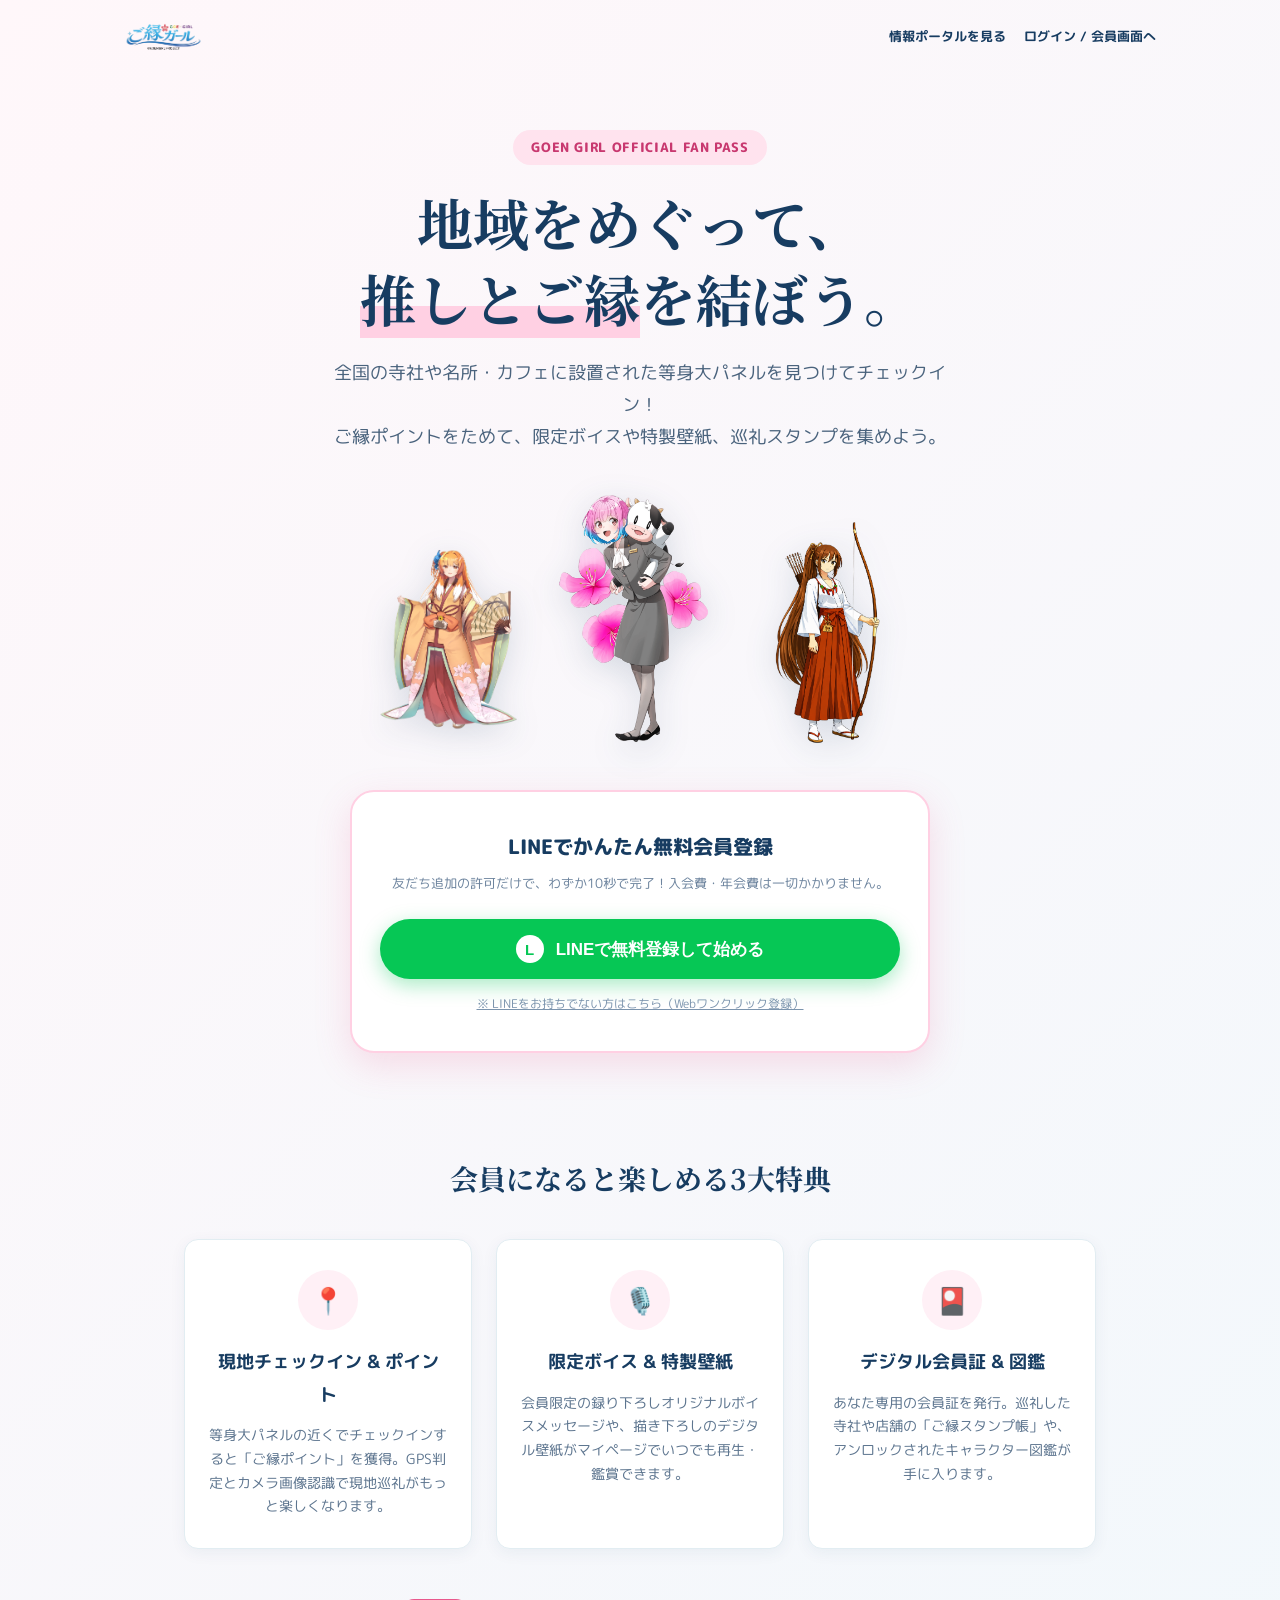
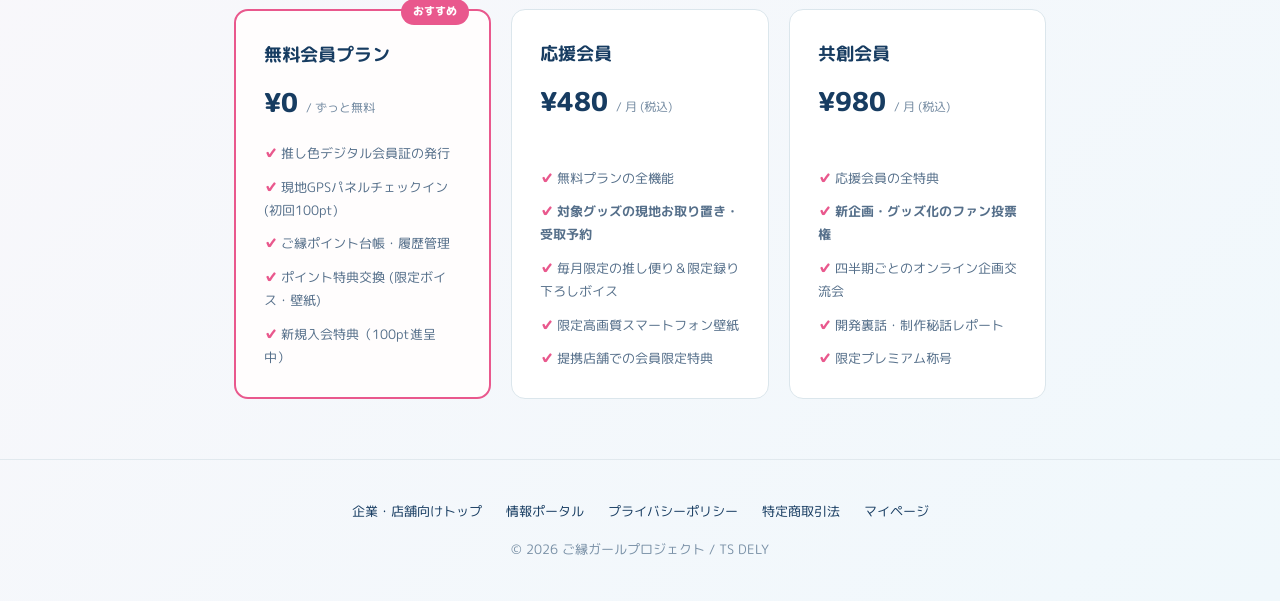
<file: join/index.html>
<!doctype html>
<html lang="ja">
<head>
  <meta charset="utf-8">
  <meta name="viewport" content="width=device-width, initial-scale=1">
  <title>ご縁ガール公式ファン会員登録 — 無料で推し活・現地巡礼を始めよう</title>
  <meta name="description" content="ご縁ガール公式ファンクラブの無料会員登録ページ。LINE友だち追加だけで即時登録！等身大パネルチェックインや限定ボイス・壁紙などの会員特典が満載。">
  <link rel="preconnect" href="https://fonts.googleapis.com">
  <link rel="preconnect" href="https://fonts.gstatic.com" crossorigin>
  <link href="https://fonts.googleapis.com/css2?family=M+PLUS+Rounded+1c:wght@400;500;700;800&family=Noto+Serif+JP:wght@600;700&display=swap" rel="stylesheet">
  <link rel="stylesheet" href="join.css">
  <link rel="icon" href="data:image/svg+xml,%3Csvg xmlns='http://www.w3.org/2000/svg' viewBox='0 0 64 64'%3E%3Ctext y='.9em' font-size='54'%3E%E6%A1%9C%3C/text%3E%3C/svg%3E">
</head>
<body>

  <!-- Header -->
  <header class="join-header">
    <a href="../lp/" class="join-logo" style="display: flex; align-items: center;">
      <img src="../assets/goen-girl-logo.png" alt="ご縁ガール" style="height: 42px; object-fit: contain;">
    </a>
    <div>
      <a href="../portal/" class="join-header-link" style="margin-right: 14px;">情報ポータルを見る</a>
      <a href="../member/" class="join-header-link">ログイン / 会員画面へ</a>
    </div>
  </header>

  <!-- Hero Section -->
  <section class="join-hero">
    <span class="join-eyebrow">GOEN GIRL OFFICIAL FAN PASS</span>
    <h1 class="join-hero-title">地域をめぐって、<br><mark>推しとご縁</mark>を結ぼう。</h1>
    <p class="join-hero-lead">
      全国の寺社や名所・カフェに設置された等身大パネルを見つけてチェックイン！<br>
      ご縁ポイントをためて、限定ボイスや特製壁紙、巡礼スタンプを集めよう。
    </p>

    <!-- Character Banner -->
    <div class="join-characters-banner">
      <img src="../assets/nasuno-tsutsuji.png" alt="那須乃つつじ" class="banner-char" style="max-height: 220px;">
      <img src="../assets/karino-milk.png" alt="狩野くるみ" class="banner-char" style="max-height: 260px;">
      <img src="../assets/otawara-chika.png" alt="大俵ちか" class="banner-char" style="max-height: 230px;">
    </div>

    <!-- CTA Box -->
    <div class="join-cta-box">
      <h2 class="join-cta-title">LINEでかんたん無料会員登録</h2>
      <p class="join-cta-desc">友だち追加の許可だけで、わずか10秒で完了！入会費・年会費は一切かかりません。</p>
      
      <button class="btn-line-register" id="btn-line-register">
        <span class="line-icon-badge">L</span>
        <span>LINEで無料登録して始める</span>
      </button>

      <span class="join-sub-link" id="btn-quick-register">※ LINEをお持ちでない方はこちら（Webワンクリック登録）</span>
    </div>
  </section>

  <!-- 3 Big Benefits -->
  <section class="join-benefits">
    <h2 class="benefits-title">会員になると楽しめる3大特典</h2>
    <div class="benefits-grid">
      <div class="benefit-card">
        <div class="benefit-icon">📍</div>
        <h3>現地チェックイン &amp; ポイント</h3>
        <p>等身大パネルの近くでチェックインすると「ご縁ポイント」を獲得。GPS判定とカメラ画像認識で現地巡礼がもっと楽しくなります。</p>
      </div>
      <div class="benefit-card">
        <div class="benefit-icon">🎙️</div>
        <h3>限定ボイス &amp; 特製壁紙</h3>
        <p>会員限定の録り下ろしオリジナルボイスメッセージや、描き下ろしのデジタル壁紙がマイページでいつでも再生・鑑賞できます。</p>
      </div>
      <div class="benefit-card">
        <div class="benefit-icon">🎴</div>
        <h3>デジタル会員証 &amp; 図鑑</h3>
        <p>あなた専用の会員証を発行。巡礼した寺社や店舗の「ご縁スタンプ帳」や、アンロックされたキャラクター図鑑が手に入ります。</p>
      </div>
    </div>
  </section>

  <!-- Plans -->
  <section class="join-plans">
    <div class="plans-grid">
      <div class="plan-item highlight">
        <span class="plan-badge">おすすめ</span>
        <h4>無料会員プラン</h4>
        <div class="plan-price">¥0 <small>/ ずっと無料</small></div>
        <ul class="plan-features">
          <li>推し色デジタル会員証の発行</li>
          <li>現地GPSパネルチェックイン (初回100pt)</li>
          <li>ご縁ポイント台帳・履歴管理</li>
          <li>ポイント特典交換 (限定ボイス・壁紙)</li>
          <li>新規入会特典（100pt進呈中）</li>
        </ul>
      </div>
      <div class="plan-item">
        <h4>応援会員</h4>
        <div class="plan-price">¥480 <small>/ 月 (税込)</small></div>
        <ul class="plan-features">
          <li>無料プランの全機能</li>
          <li><strong>対象グッズの現地お取り置き・受取予約</strong></li>
          <li>毎月限定の推し便り＆限定録り下ろしボイス</li>
          <li>限定高画質スマートフォン壁紙</li>
          <li>提携店舗での会員限定特典</li>
        </ul>
      </div>
      <div class="plan-item">
        <h4>共創会員</h4>
        <div class="plan-price">¥980 <small>/ 月 (税込)</small></div>
        <ul class="plan-features">
          <li>応援会員の全特典</li>
          <li><strong>新企画・グッズ化のファン投票権</strong></li>
          <li>四半期ごとのオンライン企画交流会</li>
          <li>開発裏話・制作秘話レポート</li>
          <li>限定プレミアム称号</li>
        </ul>
      </div>
    </div>
  </section>

  <!-- Footer -->
  <footer class="join-footer">
    <p>
      <a href="../lp/">企業・店舗向けトップ</a>
      <a href="../portal/">情報ポータル</a>
      <a href="../privacy.html">プライバシーポリシー</a>
      <a href="../tokusho.html">特定商取引法</a>
      <a href="../member/">マイページ</a>
    </p>
    <p style="margin-top: 14px;">© 2026 ご縁ガールプロジェクト / TS DELY</p>
  </footer>

  <script src="join.js"></script>
</body>
</html>
</file>
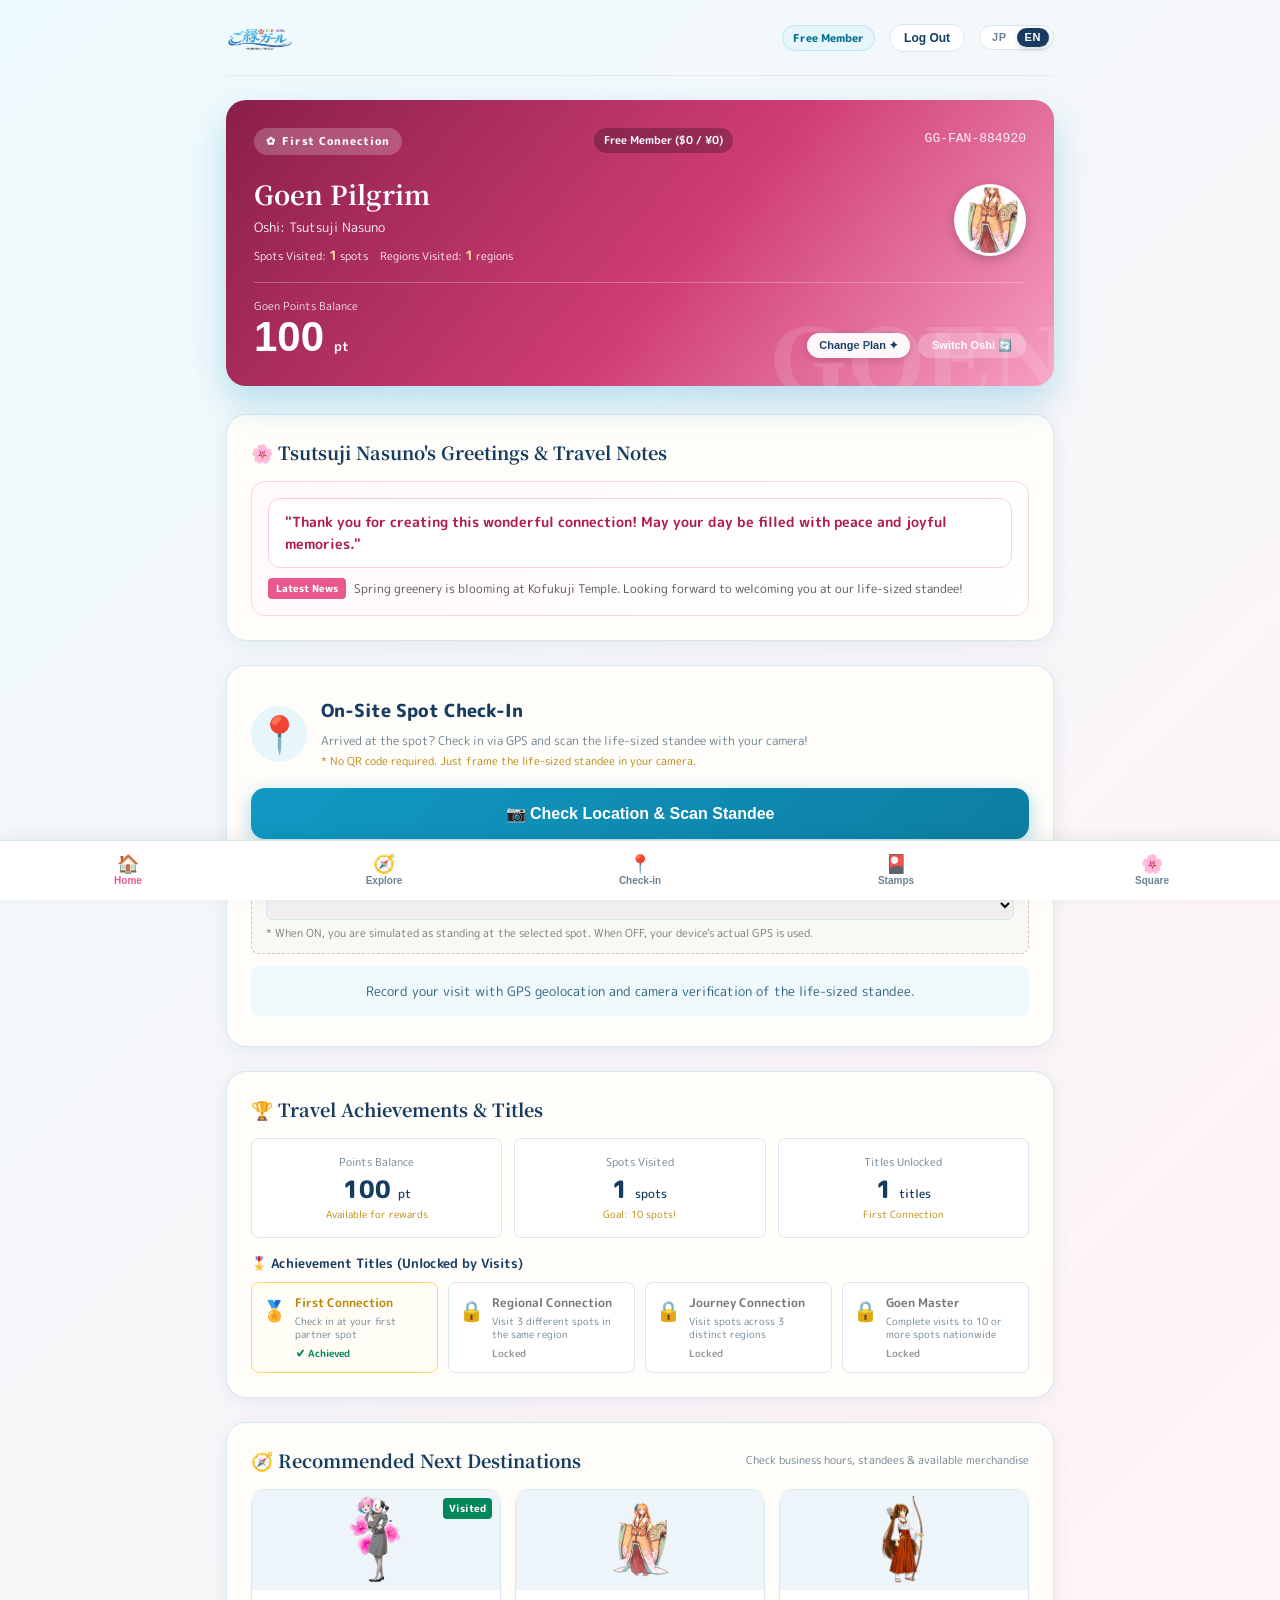
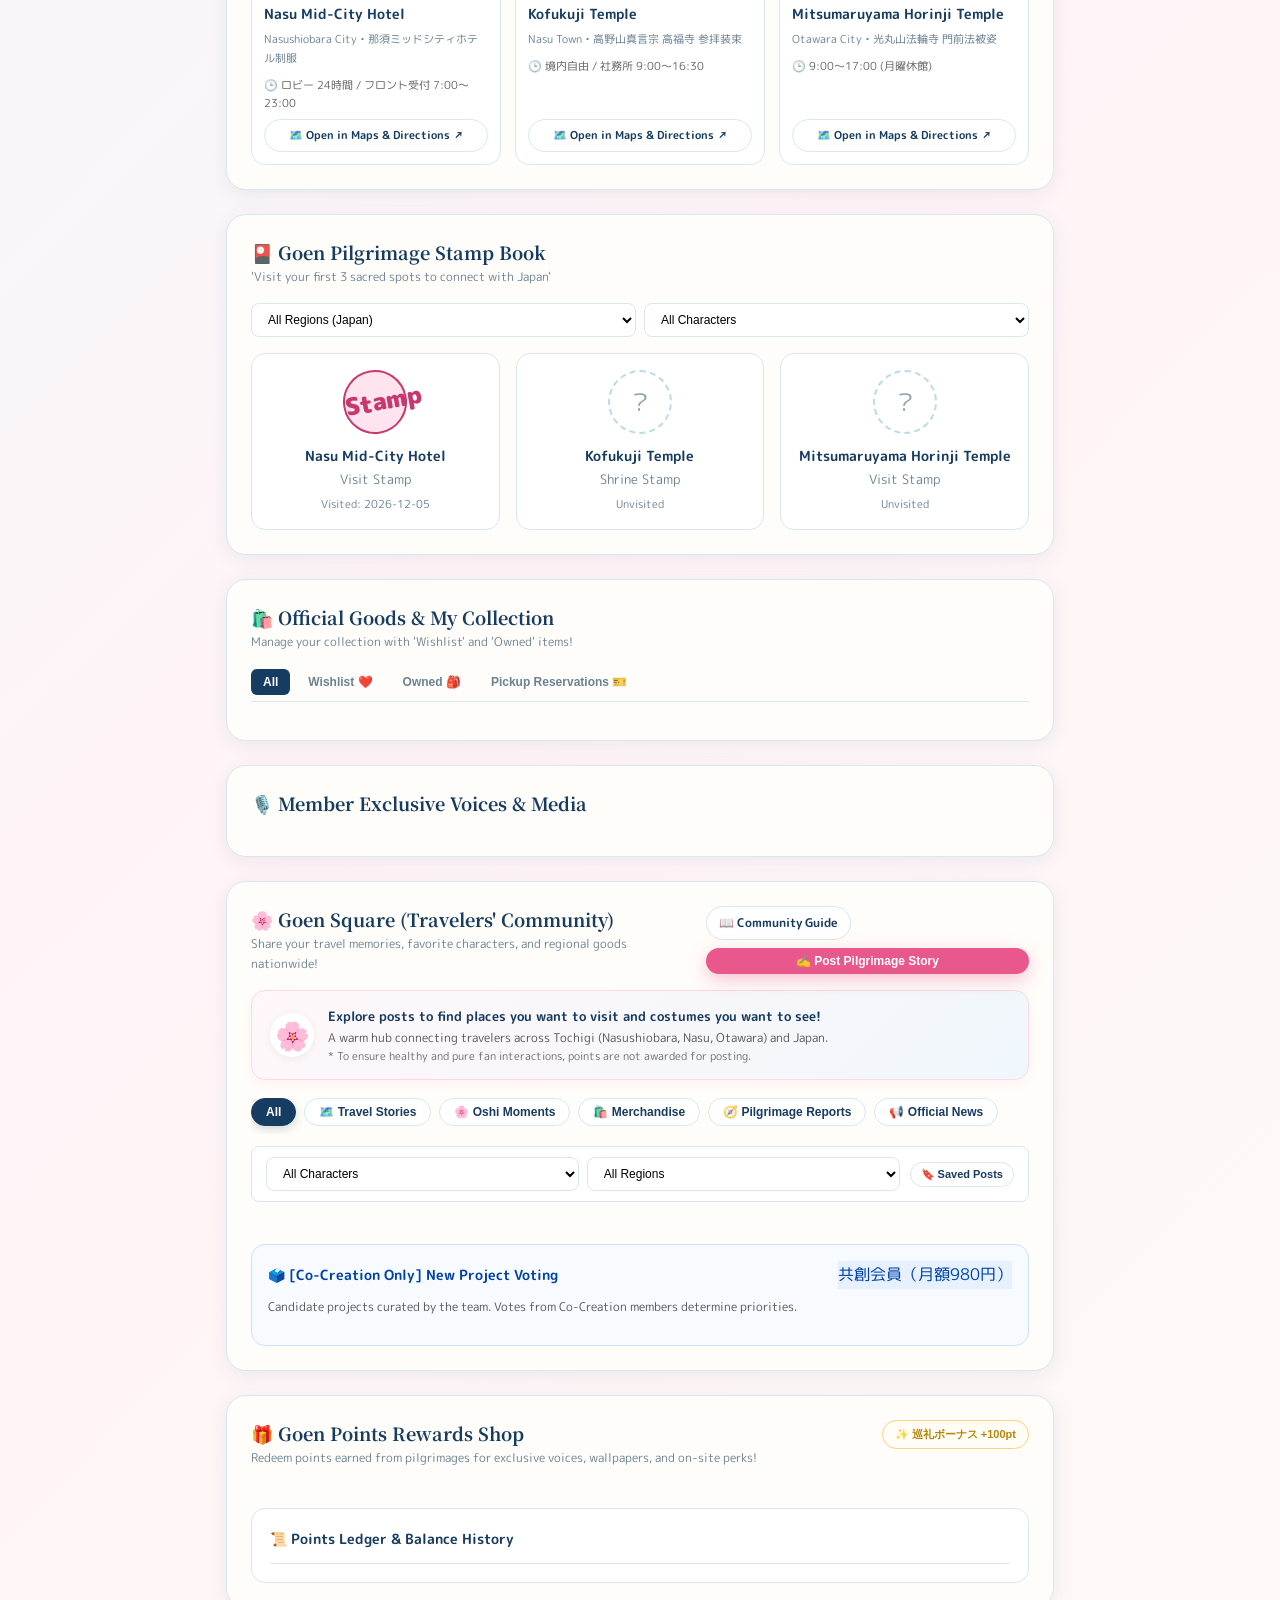
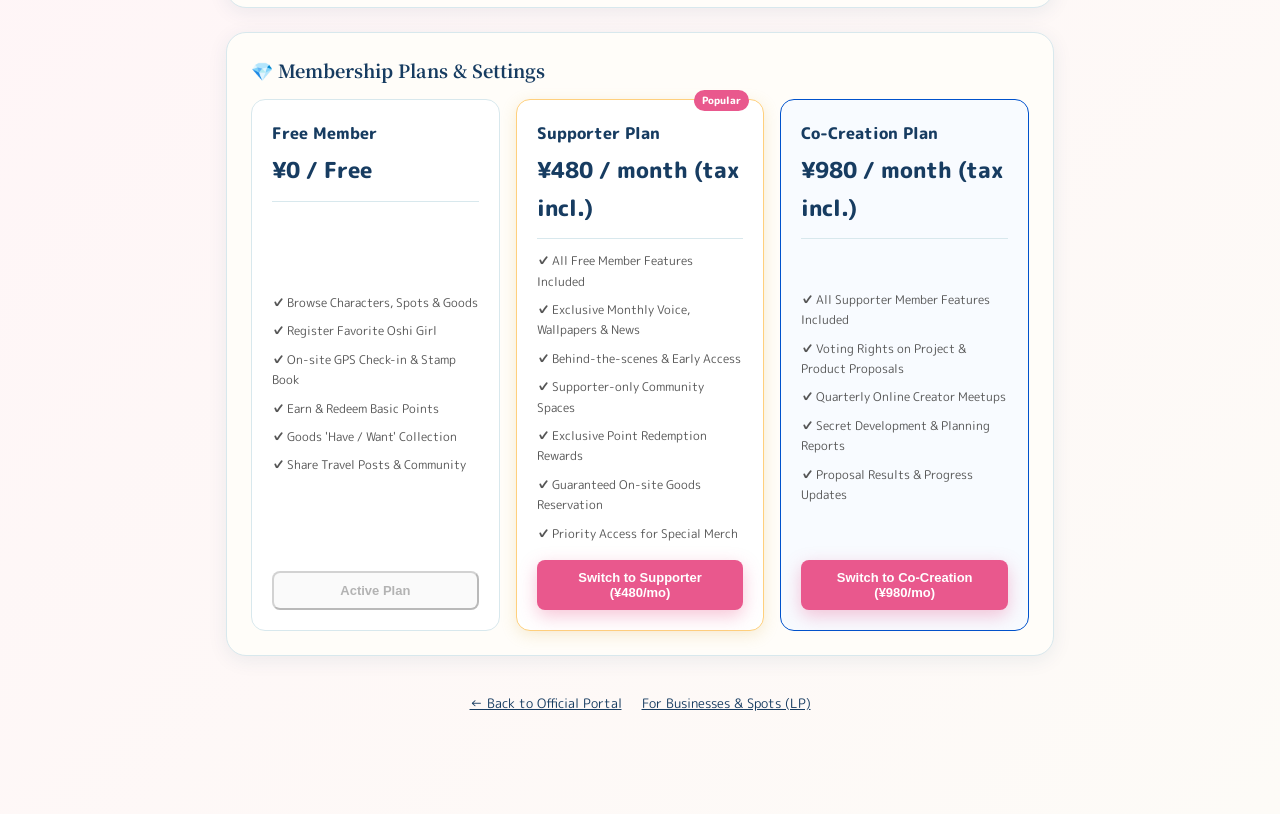
<file: member/index.html>
<!doctype html>
<html lang="ja">
<head>
  <meta charset="UTF-8">
  <meta name="viewport" content="width=device-width, initial-scale=1.0, maximum-scale=1.0, user-scalable=no">
  <title>ご縁ガール 会員ダッシュボード — 公式マイページ</title>
  <meta name="description" content="ご縁ガール公式ファン会員マイページ。推しの近況、現地チェックイン、ご縁ポイント、スタンプ帳、コレクション、旅の交流を楽しめるダッシュボードです。">
  <link rel="preconnect" href="https://fonts.googleapis.com">
  <link rel="preconnect" href="https://fonts.gstatic.com" crossorigin>
  <link href="https://fonts.googleapis.com/css2?family=M+PLUS+Rounded+1c:wght@400;500;700;800&family=Noto+Serif+JP:wght@600;700&display=swap" rel="stylesheet">
  <link rel="stylesheet" href="member.css">
  <link rel="icon" href="data:image/svg+xml,%3Csvg xmlns='http://www.w3.org/2000/svg' viewBox='0 0 64 64'%3E%3Ctext y='.9em' font-size='54'%3E%E6%A1%9C%3C/text%3E%3C/svg%3E">
</head>
<body>
  <main class="wrap" id="main-container">
    <!-- Header -->
    <header>
      <a href="../portal/" class="brand" style="display: flex; align-items: center;">
        <img src="../assets/goen-girl-logo.png" alt="ご縁ガール" style="height: 36px; max-width: 130px; object-fit: contain;">
      </a>
      <nav class="header-nav">
        <a class="header-link" href="#section-plans" id="nav-link-plan"><span class="plan-pill" id="header-plan-badge">無料会員</span></a>
        <button class="btn-header-action" id="btn-toggle-login" data-i18n="logoutBtn">ログアウト</button>
        <!-- Language Switcher -->
        <div class="member-lang-switcher" id="member-lang-switcher" aria-label="Language Switcher">
          <button type="button" class="member-lang-btn active" data-lang="ja">JP</button>
          <button type="button" class="member-lang-btn" data-lang="en">EN</button>
        </div>
      </nav>
    </header>

    <!-- Digital Member Card (デジタル会員証) -->
    <section class="member-pass theme-tsutsuji" id="member-pass-card">
      <div class="pass-top-row">
        <div class="pass-badge">
          <span>✿</span> <span id="pass-title-badge">初めてのご縁</span>
        </div>
        <div class="pass-plan-tag" id="pass-plan-tag">無料会員（0円）</div>
        <div class="pass-id" id="pass-id">GG-FAN-884920</div>
      </div>

      <div class="pass-middle-row">
        <div class="pass-user-info">
          <h2 id="pass-nickname">ご縁巡礼者 様</h2>
          <div class="pass-user-oshi" id="pass-oshi-name">推し: 那須乃つつじ</div>
          <div class="pass-stats-row">
            <span class="pass-stat-item"><span data-i18n="passSpotsLabel">巡礼施設</span>: <b id="pass-visit-count">1</b> <span data-i18n="passSpotsUnit">施設</span></span>
            <span class="pass-stat-item"><span data-i18n="passRegionsLabel">訪問地域</span>: <b id="pass-region-count">1</b> <span data-i18n="passRegionsUnit">地域</span></span>
          </div>
        </div>
        <img src="../assets/nasuno-tsutsuji.png" alt="推しガール" class="pass-character-thumb" id="pass-avatar">
      </div>

      <div class="pass-bottom-row">
        <div class="pass-points">
          <span style="font-size: 11px; opacity: 0.85; display: block;" data-i18n="passHoldingPoints">保有ご縁ポイント</span>
          <b id="pass-points">100</b> <span style="font-size: 13px; font-weight: 700;">pt</span>
        </div>
        <div style="display: flex; gap: 8px;">
          <button class="pass-btn-sub" id="btn-open-plans" data-i18n="passChangePlanBtn">プラン変更 ✦</button>
          <button class="pass-change-oshi-btn" id="btn-change-oshi" data-i18n="passChangeOshiBtn">推し変更 🔄</button>
        </div>
      </div>
    </section>

    <!-- 1. 推しの近況・次の楽しみ -->
    <section class="dashboard-section" id="section-oshi-news">
      <div class="section-head">
        <h3 class="section-title">🌸 <span id="oshi-headline-name">那須乃つつじ</span><span data-i18n="oshiNewsHead"> の近況と旅のお便り</span></h3>
      </div>
      <div class="oshi-card" id="oshi-news-box">
        <div class="oshi-speech-bubble" id="oshi-message-text">
          「いらっしゃいませ！今日もご縁を結んでくださり感謝いたしますわ。まずは気になる3か所のスポットを巡ってみませんか？」
        </div>
        <div class="oshi-sub-info" id="oshi-sub-info">
          <span class="oshi-tag" data-i18n="oshiLatestTag">最新情報</span> <span data-i18n="oshiDefaultNews">高野山真言宗 高福寺の新緑が美しい季節です。店頭の等身大パネルで皆様をお待ちしております！</span>
        </div>
      </div>
    </section>

    <!-- 2. 現地チェックインボタン -->
    <section class="dashboard-section" id="section-checkin-action">
      <div class="checkin-hero-card">
        <div class="checkin-hero-content">
          <div class="checkin-icon">📍</div>
          <div>
            <h3 style="font-size: 18px; margin-bottom: 4px; font-weight: 800;" data-i18n="checkinTitle">現地チェックイン</h3>
            <p style="font-size: 12px; color: var(--text-muted); margin: 0;" data-i18n="checkinDesc">
              提携施設に到着したらGPSとカメラで等身大パネルを読み取ろう！<br>
              <span style="color: #b8860b; font-size: 11px;">※ QRコードは不要です。等身大パネルにスマホカメラを向けます。</span>
            </p>
          </div>
        </div>
        <button id="btn-start-checkin" class="btn-checkin-main" data-i18n="checkinBtn">
          <span>📷</span> 現在地を確認してパネルを読み取る
        </button>

        <!-- 開発・テスト用 シミュレーションバー -->
        <div class="checkin-test-bar">
          <div style="display: flex; justify-content: space-between; align-items: center; margin-bottom: 6px;">
            <span style="font-size: 12px; font-weight: 700; color: #555;" data-i18n="checkinTestModeTitle">【テスト・検証用GPSモード】</span>
            <label style="font-size: 12px; cursor: pointer; display: flex; align-items: center; gap: 4px;">
              <input type="checkbox" id="chk-simulate-location" checked> <span data-i18n="checkinTestStayOn">現地滞在モードON</span>
            </label>
          </div>
          <select id="demo-spot-select" class="form-select-sm">
            <!-- 動的生成 -->
          </select>
          <div style="font-size: 11px; color: #777; margin-top: 4px;" data-i18n="checkinTestDesc">
            ※ チェックON時は選択スポットに滞在しているものとして判定します。OFFにすると実際の端末GPSで半径判定します。
          </div>
        </div>

        <div id="checkin-status" class="notice" style="margin-top: 12px;" data-i18n="checkinStatusInit">
          GPS現在地とカメラでの等身大パネル照合で、現地の訪問を記録します。
        </div>

        <!-- Camera Box -->
        <div id="camera-box" class="camera-box" style="display: none; margin-top: 14px;">
          <div style="position: relative; overflow: hidden; border-radius: 12px; background: #111;">
            <video id="video-preview" autoplay muted playsinline style="width: 100%; max-height: 340px; object-fit: cover; display: block;"></video>
            <div class="camera-overlay-target">
              <div class="scan-laser"></div>
              <div class="camera-frame-box">
                <span style="color: #fff; font-size: 11px; background: rgba(0,0,0,0.6); padding: 2px 8px; border-radius: 4px;" data-i18n="cameraFrameGuide">枠内に等身大パネルを合わせてください</span>
              </div>
            </div>
          </div>

          <div style="margin-top: 10px; display: flex; align-items: center; justify-content: space-between; gap: 8px;">
            <div id="target-spot-badge" style="font-size: 12px; background: #eee; padding: 6px 12px; border-radius: 20px; color: #333;">
              <span data-i18n="cameraTargetLabel">🎯 照合対象: </span><strong id="target-char-label">那須乃つつじ</strong>
            </div>
            <button id="btn-sample-feed" class="btn-secondary" style="font-size: 11px; padding: 6px 10px;" data-i18n="cameraSampleFeedBtn">
              🖼️ パネル画像を表示
            </button>
          </div>

          <div class="camera-controls" style="margin-top: 12px;">
            <button id="btn-recognize" class="btn-primary" style="padding: 12px 20px; font-size: 14px; width: 100%;" data-i18n="cameraConfirmBtn">
              ✨ パネルを確認して訪問を確定する
            </button>
          </div>
        </div>
      </div>
    </section>

    <!-- 3. ポイント残高・訪問数・称号 -->
    <section class="dashboard-section" id="section-stats-achievements">
      <div class="section-head">
        <h3 class="section-title" data-i18n="statsHead">🏆 旅の実績と称号</h3>
      </div>
      <div class="stats-grid-3">
        <div class="stat-card">
          <div class="stat-label" data-i18n="statsPointsLabel">保有ポイント</div>
          <div class="stat-value" id="stats-point-val">100 <span class="unit">pt</span></div>
          <div class="stat-sub" data-i18n="statsPointsSub">交換で利用可能</div>
        </div>
        <div class="stat-card">
          <div class="stat-label" data-i18n="statsFacilitiesLabel">訪問施設数</div>
          <div class="stat-value" id="stats-facility-val">1 <span class="unit">施設</span></div>
          <div class="stat-sub" data-i18n="statsFacilitiesSub">目指せ10施設！</div>
        </div>
        <div class="stat-card">
          <div class="stat-label" data-i18n="statsTitlesLabel">獲得称号数</div>
          <div class="stat-value" id="stats-title-val">1 <span class="unit">個</span></div>
          <div class="stat-sub" id="stats-current-title">初めてのご縁</div>
        </div>
      </div>

      <div class="achievements-list-box" style="margin-top: 14px;">
        <h4 style="font-size: 13px; color: var(--navy); margin-bottom: 8px;" data-i18n="statsTitlesListHead">🎖️ 達成型称号一覧（行動実績で獲得）</h4>
        <div class="titles-grid" id="titles-container">
          <!-- JSでレンダリング -->
        </div>
      </div>
    </section>

    <!-- 4. 次に行きたい場所 -->
    <section class="dashboard-section" id="section-next-destinations">
      <div class="section-head">
        <h3 class="section-title" data-i18n="destHead">🧭 次に行きたい場所・おすすめスポット</h3>
        <span style="font-size: 11px; color: var(--text-muted);" data-i18n="destSub">営業時間・取扱商品を確認できます</span>
      </div>
      <div class="destinations-scroll" id="destinations-container">
        <!-- JSで動的生成 -->
      </div>
    </section>

    <!-- 5. スタンプ帳・訪問地図 -->
    <section class="dashboard-section" id="section-stamp-book">
      <div class="section-head">
        <div>
          <h3 class="section-title" data-i18n="stampHead">🎴 ご縁スタンプ帳（訪問スタンプ）</h3>
          <p class="section-desc" data-i18n="stampSub">「まずは気になる３か所で、ご縁を結ぼう」</p>
        </div>
      </div>

      <!-- 絞り込みフィルター -->
      <div class="stamp-filter-bar">
        <select id="filter-region-select" class="filter-select">
          <option value="all" data-i18n="stampFilterAllReg">全国（全地域）</option>
          <option value="REG_NASUSHIOBARA">栃木県 那須塩原市</option>
          <option value="REG_NASUMACHI">栃木県 那須町</option>
          <option value="REG_OTAWARA">栃木県 大田原市</option>
        </select>
        <select id="filter-character-select" class="filter-select">
          <option value="all" data-i18n="stampFilterAllChar">全キャラクター</option>
          <option value="CHAR_MILK">狩野くるみ</option>
          <option value="CHAR_TSUTSUJI">那須乃つつじ</option>
          <option value="CHAR_CHIKA">大俵ちか</option>
        </select>
      </div>

      <div class="stamps-grid" id="stamps-container">
        <!-- JSでレンダリング -->
      </div>
    </section>

    <!-- 6. 欲しいグッズ・現地受取予約 -->
    <section class="dashboard-section" id="section-goods-collection">
      <div class="section-head">
        <div>
          <h3 class="section-title" data-i18n="goodsHead">🛍️ 公式グッズ ＆ マイコレクション</h3>
          <p class="section-desc" data-i18n="goodsSub">「持っている」「欲しい」を登録してコレクションを管理！</p>
        </div>
      </div>

      <!-- グッズタブ切り替え -->
      <div class="goods-tabs">
        <button class="goods-tab-btn active" data-goodstab="all" data-i18n="goodsTabAll">すべて</button>
        <button class="goods-tab-btn" data-goodstab="wants" data-i18n="goodsTabWants">欲しいリスト ❤️</button>
        <button class="goods-tab-btn" data-goodstab="owns" data-i18n="goodsTabOwns">持っている 🎒</button>
        <button class="goods-tab-btn" data-goodstab="reservations" data-i18n="goodsTabRes">現地受取予約 🎫</button>
      </div>

      <div class="goods-list-grid" id="goods-container">
        <!-- JSでレンダリング -->
      </div>
    </section>

    <!-- 7. 会員コンテンツ -->
    <section class="dashboard-section" id="section-member-contents">
      <div class="section-head">
        <h3 class="section-title" data-i18n="contentsHead">🎙️ 会員限定コンテンツ・推し便り</h3>
      </div>
      <div class="media-grid" id="contents-container">
        <!-- JSでレンダリング -->
      </div>
    </section>

    <!-- 8. 会員交流コミュニティ「ご縁ひろば」 -->
    <section class="dashboard-section" id="section-community">
      <div class="section-head">
        <div>
          <h3 class="section-title" data-i18n="hirobaHead">🌸 会員交流コミュニティ「ご縁ひろば」</h3>
          <p class="section-desc" data-i18n="hirobaSub">旅の思い出、推しの魅力、グッズの楽しみ方を全国の仲間と共有しよう！</p>
        </div>
        <div style="display: flex; gap: 8px; flex-wrap: wrap;">
          <a href="hiroba-guide.html" class="btn-secondary" style="font-size: 12px; padding: 6px 12px; text-decoration: none; display: inline-flex; align-items: center; gap: 4px;" data-i18n="hirobaGuideBtn">
            📖 使い方ガイド
          </a>
          <button class="btn-primary" id="btn-open-post-modal" onclick="if(window.hiroba) hiroba.openPostModal()" style="font-size: 12px; padding: 6px 14px;" data-i18n="hirobaPostBtn">
            ✍️ 旅の思い出を投稿
          </button>
        </div>
      </div>

      <!-- ご縁ひろば 趣旨・ウェルカムバナー -->
      <div class="hiroba-welcome-banner">
        <div class="hiroba-banner-icon">🌸</div>
        <div class="hiroba-banner-text">
          <strong data-i18n="hirobaBannerTitle">みんなの投稿を見て「ここに行ってみたい！」「この衣装に会いたい！」を見つけよう！</strong>
          <p data-i18n="hirobaBannerDesc">
            栃木県3市（那須塩原・那須・大田原）をはじめ、全国の聖地巡礼や推し活の記録が集まる場所です。<br>
            <span style="font-size: 11px; opacity: 0.85;">※ 健全で温かい交流のため、投稿や交流によるポイント付与は設けておりません。</span>
          </p>
        </div>
      </div>

      <!-- 話題（カテゴリ）タブ切り替え -->
      <div class="hiroba-categories-bar" id="hiroba-cat-bar">
        <button class="hiroba-cat-chip active" data-cat="all" data-i18n="hirobaCatAll">すべて</button>
        <button class="hiroba-cat-chip" data-cat="trip" data-i18n="hirobaCatTrip">🗺️ 旅の思い出</button>
        <button class="hiroba-cat-chip" data-cat="oshi" data-i18n="hirobaCatOshi">🌸 推しガール自慢</button>
        <button class="hiroba-cat-chip" data-cat="goods" data-i18n="hirobaCatGoods">🛍️ グッズ写真</button>
        <button class="hiroba-cat-chip" data-cat="report" data-i18n="hirobaCatReport">🧭 聖地巡礼レポ</button>
        <button class="hiroba-cat-chip" data-cat="official" data-i18n="hirobaCatOfficial">📢 運営便り</button>
      </div>

      <!-- 絞り込みフィルターバー -->
      <div class="hiroba-sub-filter-bar">
        <div style="display: flex; gap: 8px; flex: 1; flex-wrap: wrap; min-width: 0; width: 100%;">
          <select id="hiroba-filter-char" class="filter-select">
            <option value="all" data-i18n="hirobaFilterCharAll">全キャラクター</option>
            <option value="狩野くるみ">狩野くるみ</option>
            <option value="那須乃つつじ">那須乃つつじ</option>
            <option value="大俵ちか">大俵ちか</option>
          </select>
          <select id="hiroba-filter-region" class="filter-select">
            <option value="all" data-i18n="hirobaFilterRegAll">全地域</option>
            <option value="那須塩原市">那須塩原市</option>
            <option value="那須町">那須町</option>
            <option value="大田原市">大田原市</option>
          </select>
        </div>
        <button class="btn-secondary btn-saved-filter" id="btn-hiroba-saved-toggle" style="font-size: 11px; padding: 5px 10px;" data-i18n="hirobaSavedBtn">
          🔖 保存した投稿を見る
        </button>
      </div>

      <!-- 投稿一覧ストリーム -->
      <div class="posts-stream hiroba-posts-stream" id="posts-container">
        <!-- JSでレンダリング -->
      </div>

      <!-- 共創会員向け 企画候補投票ボックス -->
      <div class="vote-box" id="community-vote-box" style="margin-top: 24px;">
        <div style="display: flex; align-items: center; justify-content: space-between; margin-bottom: 8px;">
          <h4 style="font-size: 14px; margin: 0; color: #0043a8;" data-i18n="hirobaVoteTitle">🗳️ 【共創会員限定】新企画アイデア投票</h4>
          <span class="plan-pill-sm" style="background: #e6f0ff; color: #0043a8;">共創会員（月額980円）</span>
        </div>
        <p style="font-size: 12px; color: #555; margin-bottom: 12px;" data-i18n="hirobaVoteDesc">運営が選定した実施可能な次期企画候補です。共創会員の皆様の投票で優先度が決まります。</p>
        <div id="vote-options-container">
          <!-- JSでレンダリング -->
        </div>
      </div>
    </section>

    <!-- 9. ポイント交換所 -->
    <section class="dashboard-section" id="section-rewards-shop">
      <div class="section-head" style="display: flex; justify-content: space-between; align-items: flex-start; flex-wrap: wrap; gap: 8px;">
        <div>
          <h3 class="section-title" data-i18n="shopHead">🎁 ご縁ポイント交換所</h3>
          <p class="section-desc" data-i18n="shopSub">巡礼で貯まったポイントを使って、限定ボイスや特製壁紙、現地特典をアンロック！</p>
        </div>
        <button class="btn-secondary" style="font-size: 11px; padding: 6px 12px; font-weight: 700; color: #b8860b; border-color: #ffd07d; background: #fffdf5;" onclick="addTestBonusPoints()">
          ✨ 巡礼ボーナス +100pt
        </button>
      </div>
      <div class="shop-grid" id="shop-container">
        <!-- JSでレンダリング -->
      </div>

      <!-- ポイント台帳・履歴 -->
      <div style="margin-top: 24px; background: #fff; padding: 18px; border-radius: 14px; border: 1px solid var(--line);">
        <h4 style="font-size: 14px; margin-bottom: 12px; font-weight: 700;" data-i18n="shopLedgerHead">📜 ポイント台帳・増減履歴</h4>
        <ul class="history-list" id="ledger-history-container">
          <!-- JSでレンダリング -->
        </ul>
      </div>
    </section>

    <!-- 10. 会員プラン・設定 -->
    <section class="dashboard-section" id="section-plans">
      <div class="section-head">
        <h3 class="section-title" data-i18n="plansHead">💎 会員プラン・契約設定</h3>
      </div>
      
      <div class="plans-comparison-grid">
        <!-- 無料会員 -->
        <div class="plan-card" id="plan-card-free">
          <div class="plan-head">
            <h4 class="plan-name" data-i18n="planFreeTitle">無料会員</h4>
            <div class="plan-price" data-i18n="planFreePrice">0円</div>
          </div>
          <ul class="plan-features">
            <li data-i18n="memberPlanFreeF1">✔ キャラクター・施設・グッズ閲覧</li>
            <li data-i18n="memberPlanFreeF2">✔ 推しガール登録</li>
            <li data-i18n="memberPlanFreeF3">✔ <strong>現地チェックイン・スタンプ帳</strong></li>
            <li data-i18n="memberPlanFreeF4">✔ <strong>基本ポイント獲得・交換</strong></li>
            <li data-i18n="memberPlanFreeF5">✔ グッズ「持っている/欲しい」登録</li>
            <li data-i18n="memberPlanFreeF6">✔ 旅の投稿・基本交流</li>
          </ul>
          <div class="plan-action">
            <button class="btn-plan-select" id="btn-select-free" disabled data-i18n="planFreeBtnActive">利用中</button>
          </div>
        </div>

        <!-- 応援会員 -->
        <div class="plan-card highlight" id="plan-card-supporter">
          <div class="plan-badge-rec" data-i18n="planSupporterBadge">人気</div>
          <div class="plan-head">
            <h4 class="plan-name" data-i18n="planSupporterTitle">応援会員</h4>
            <div class="plan-price" data-i18n="planSupporterPrice">月額 480円 (税込)</div>
          </div>
          <ul class="plan-features">
            <li data-i18n="memberPlanSupporterF1">✔ <strong>無料会員のすべての機能</strong></li>
            <li data-i18n="memberPlanSupporterF2">✔ 会員向け限定ボイス・壁紙・推し便り</li>
            <li data-i18n="memberPlanSupporterF3">✔ 制作裏話・新企画の先行情報</li>
            <li data-i18n="memberPlanSupporterF4">✔ 推し別の会員限定交流</li>
            <li data-i18n="memberPlanSupporterF5">✔ 会員向けポイント交換特典</li>
            <li data-i18n="memberPlanSupporterF6">✔ <strong>対象グッズの現地受取予約</strong></li>
            <li data-i18n="memberPlanSupporterF7">✔ 会員向け商品の優先購入機会</li>
          </ul>
          <div class="plan-action">
            <button class="btn-plan-select btn-primary" id="btn-select-supporter" data-i18n="planSupporterBtn">応援会員に変更 (¥480/月)</button>
          </div>
        </div>

        <!-- 共創会員 -->
        <div class="plan-card special" id="plan-card-cocreation">
          <div class="plan-head">
            <h4 class="plan-name" data-i18n="planCocreateTitle">共創会員</h4>
            <div class="plan-price" data-i18n="planCocreatePrice">月額 980円 (税込)</div>
          </div>
          <ul class="plan-features">
            <li data-i18n="memberPlanCocreateF1">✔ <strong>応援会員のすべての機能</strong></li>
            <li data-i18n="memberPlanCocreateF2">✔ <strong>実施可能な企画候補への投票権</strong></li>
            <li data-i18n="memberPlanCocreateF3">✔ 四半期オンライン企画交流会へ参加</li>
            <li data-i18n="memberPlanCocreateF4">✔ 企画検討の裏話レポート</li>
            <li data-i18n="memberPlanCocreateF5">✔ 提案採用結果や進捗報告</li>
          </ul>
          <div class="plan-action">
            <button class="btn-plan-select btn-primary" id="btn-select-cocreation" data-i18n="planCocreateBtn">共創会員に変更 (¥980/月)</button>
          </div>
        </div>
      </div>
    </section>

    <!-- Footer Links -->
    <div style="text-align: center; margin-top: 36px; padding-bottom: 20px; font-size: 13px;">
      <a href="../portal/" style="color: var(--navy); text-decoration: underline; margin-right: 16px;" data-i18n="portalLink">← 公式情報ポータルへ戻る</a>
      <a href="../lp/" style="color: var(--navy); text-decoration: underline;" data-i18n="lpLink">企業・店舗様向けご案内</a>
    </div>
  </main>

  <!-- スマホ最適化 下部固定ナビゲーション -->
  <nav class="bottom-nav">
    <button class="bottom-nav-item active" data-nav="home">
      <span class="nav-icon">🏠</span>
      <span class="nav-text" data-i18n="navHome">ホーム</span>
    </button>
    <button class="bottom-nav-item" data-nav="explore">
      <span class="nav-icon">🧭</span>
      <span class="nav-text" data-i18n="navExplore">探す</span>
    </button>
    <button class="bottom-nav-item" data-nav="checkin">
      <span class="nav-icon">📍</span>
      <span class="nav-text" data-i18n="navCheckin">チェックイン</span>
    </button>
    <button class="bottom-nav-item" data-nav="collection">
      <span class="nav-icon">🎴</span>
      <span class="nav-text" data-i18n="navCollection">コレクション</span>
    </button>
    <button class="bottom-nav-item" data-nav="community">
      <span class="nav-icon">🌸</span>
      <span class="nav-text" data-i18n="navCommunity">ご縁ひろば</span>
    </button>
  </nav>

  <!-- Modal: チェックイン完了画面 -->
  <div id="modal-checkin-complete" class="custom-modal" style="display: none;">
    <div class="modal-backdrop"></div>
    <div class="modal-dialog">
      <div class="checkin-complete-card">
        <div class="complete-badge-ring">✿</div>
        <h3 id="complete-modal-title" class="complete-title">○○店の狩野くるみと、ご縁が結ばれました</h3>
        <p id="complete-modal-points" class="complete-pts">初訪問 100pt を獲得しました</p>
        <p id="complete-modal-costume" class="complete-desc">この衣装がスタンプ帳に加わりました</p>

        <div class="complete-actions-grid">
          <button type="button" class="btn-action-tile" id="btn-comp-goods">
            <span class="tile-icon">🛍️</span>
            <span class="tile-text" data-i18n="compBtnGoods">この店舗のグッズを見る</span>
          </button>
          <button type="button" class="btn-action-tile" id="btn-comp-costumes">
            <span class="tile-icon">👘</span>
            <span class="tile-text" data-i18n="compBtnCostumes">近くで会える別衣装を見る</span>
          </button>
          <button type="button" class="btn-action-tile" id="btn-comp-exp">
            <span class="tile-icon">☕</span>
            <span class="tile-text" data-i18n="compBtnExp">この場所の体験を見る</span>
          </button>
          <button type="button" class="btn-action-tile" id="btn-comp-post">
            <span class="tile-icon">📷</span>
            <span class="tile-text" data-i18n="compBtnPost">旅の写真を残す</span>
          </button>
        </div>

        <button type="button" class="btn-modal-close" id="btn-close-complete-modal" data-i18n="compBtnClose">閉じる</button>
      </div>
    </div>
  </div>

  <!-- Modal: 現地受取予約 -->
  <div id="modal-reservation" class="custom-modal" style="display: none;">
    <div class="modal-backdrop"></div>
    <div class="modal-dialog">
      <div class="modal-inner-card">
        <div style="display: flex; justify-content: space-between; align-items: center; margin-bottom: 12px;">
          <h3 style="margin: 0; font-size: 16px;" data-i18n="goodsTabRes">🎫 現地受取予約</h3>
          <button type="button" class="btn-close-modal" id="btn-close-res-modal">&times;</button>
        </div>
        <div id="reservation-form-content">
          <!-- JSでレンダリング -->
        </div>
      </div>
    </div>
  </div>

  <!-- Modal: ご縁ひろば 旅の写真・レポート新規投稿 -->
  <div id="modal-hiroba-post" class="custom-modal" style="display: none;">
    <div class="modal-backdrop" onclick="document.getElementById('modal-hiroba-post').style.display='none'"></div>
    <div class="modal-dialog" style="max-width: 520px;">
      <div class="modal-inner-card" style="padding: 24px 20px;">
        <div style="display: flex; justify-content: space-between; align-items: center; margin-bottom: 16px; border-bottom: 1px solid var(--line); padding-bottom: 10px;">
          <h3 style="margin: 0; font-size: 17px; color: var(--navy);">✍️ ご縁ひろばに投稿する</h3>
          <button type="button" class="btn-close-modal" onclick="document.getElementById('modal-hiroba-post').style.display='none'">&times;</button>
        </div>

        <form id="form-hiroba-post">
          <div class="form-group">
            <label class="form-label">話題（カテゴリ） <span style="color: #de350b;">*</span></label>
            <select id="hiroba-post-category-select" class="form-input" required>
              <option value="trip">🗺️ 旅の思い出（観光・現地グルメ・風景）</option>
              <option value="oshi">🌸 推しガール自慢（パネル・衣装・推し活）</option>
              <option value="goods">🛍️ グッズ写真（購入品・現地限定・飾り方）</option>
              <option value="report">🧭 聖地巡礼レポート（巡礼ルート・見どころ）</option>
            </select>
          </div>

          <div style="display: grid; grid-template-columns: 1fr 1fr; gap: 10px;">
            <div class="form-group">
              <label class="form-label">推しキャラクター <span style="color: #de350b;">*</span></label>
              <select id="hiroba-post-char-select" class="form-input" required>
                <option value="狩野くるみ">狩野くるみ (那須塩原市)</option>
                <option value="那須乃つつじ">那須乃つつじ (那須町)</option>
                <option value="大俵ちか">大俵ちか (大田原市)</option>
                <option value="全キャラクター">全キャラクター / その他</option>
              </select>
            </div>

            <div class="form-group">
              <label class="form-label">公開範囲</label>
              <div style="display: flex; gap: 10px; font-size: 12px; margin-top: 6px;">
                <label style="cursor: pointer;"><input type="radio" name="hiroba-visibility" value="public" checked> 全体公開</label>
                <label style="cursor: pointer;"><input type="radio" name="hiroba-visibility" value="supporter"> 会員限定 🔒</label>
              </div>
            </div>
          </div>

          <div class="form-group">
            <label class="form-label">訪問施設・スポット名（任意）</label>
            <input type="text" id="hiroba-post-spot-input" class="form-input" placeholder="例: 那須ミッドシティホテル、高野山真言宗 高福寺">
          </div>

          <div class="form-group">
            <label class="form-label">関連グッズ（任意）</label>
            <input type="text" id="hiroba-post-goods-input" class="form-input" placeholder="例: 狩野くるみ アクリルキーホルダー、公式御朱印">
          </div>

          <div class="form-group">
            <label class="form-label">タイトル（任意）</label>
            <input type="text" id="hiroba-post-title-input" class="form-input" placeholder="例: 那須塩原の巡礼に行ってきました！" maxlength="50">
          </div>

          <div class="form-group">
            <div style="display: flex; justify-content: space-between; align-items: center; margin-bottom: 4px;">
              <label class="form-label" style="margin: 0;">本文（旅の感想・おすすめポイント） <span style="color: #de350b;">*</span></label>
              <span id="hiroba-post-counter" style="font-size: 11px; color: var(--text-muted);">0 / 1000</span>
            </div>
            <textarea id="hiroba-post-content-input" class="form-textarea" required rows="4" placeholder="訪れたときの感動や、パネルの感想、立ち寄った美味しいお店など、全国の仲間へ向けて自由に共有してください！" maxlength="1000"></textarea>
          </div>

          <div class="form-group">
            <label class="form-label">写真の添付（最大4枚・任意）</label>
            <div class="hiroba-img-uploader-box">
              <div id="hiroba-img-preview-container" class="hiroba-preview-container">
                <!-- プレビュー画像サムネイル -->
              </div>
              <label class="btn-add-img" id="btn-hiroba-add-img">
                <span>📷 写真を選択</span>
                <input type="file" id="hiroba-post-file-input" accept="image/*" multiple style="display: none;" onchange="if(window.hiroba) hiroba.handleImageUpload(this)">
              </label>
            </div>
            <div style="font-size: 11px; color: #888; margin-top: 4px; line-height: 1.4;">
              ※ 位置情報（Exif）や個人情報は送信前に端末側で自動除去されます。<br>
              ※ 公序良俗に反する写真や、一般の方の無断撮影写真の投稿はご遠慮ください。
            </div>
          </div>

          <button type="submit" class="btn-primary" id="btn-hiroba-submit-post" style="width: 100%; padding: 13px; font-size: 14px; margin-top: 10px; font-weight: 700;">
            この内容で投稿する 🌸
          </button>
        </form>
      </div>
    </div>
  </div>

  <!-- Modal: 推しガール変更・プロフィール設定 -->
  <div id="modal-change-oshi" class="custom-modal" style="display: none;">
    <div class="modal-backdrop" onclick="document.getElementById('modal-change-oshi').style.display='none'"></div>
    <div class="modal-dialog" style="max-width: 480px;">
      <div class="modal-inner-card" style="padding: 24px 20px;">
        <div style="display: flex; justify-content: space-between; align-items: center; margin-bottom: 16px; border-bottom: 1px solid var(--line); padding-bottom: 10px;">
          <h3 style="margin: 0; font-size: 16px; color: var(--navy);">🌸 推しガール ＆ プロフィール設定</h3>
          <button type="button" class="btn-close-modal" onclick="document.getElementById('modal-change-oshi').style.display='none'">&times;</button>
        </div>

        <div style="margin-bottom: 16px;">
          <label style="font-size: 12px; font-weight: 700; display: block; margin-bottom: 6px;">ニックネーム</label>
          <input type="text" id="input-member-nickname" class="form-input" style="width: 100%; padding: 8px 12px; font-size: 14px;" maxlength="20" placeholder="ご縁巡礼者">
        </div>

        <label style="font-size: 12px; font-weight: 700; display: block; margin-bottom: 8px;">あなたの推しガールを選択</label>
        <div class="oshi-select-grid" style="display: grid; grid-template-columns: repeat(3, 1fr); gap: 10px; margin-bottom: 20px;">
          <div class="oshi-card-opt" data-char="那須乃つつじ" style="border: 2px solid var(--line); border-radius: 12px; padding: 10px 6px; text-align: center; cursor: pointer; background: #fff; transition: all .2s;">
            <img src="../assets/nasuno-tsutsuji.png" alt="那須乃つつじ" style="height: 70px; object-fit: contain; margin-bottom: 4px;">
            <div style="font-size: 12px; font-weight: 700; color: #e9588d;">那須乃つつじ</div>
            <div style="font-size: 10px; color: #777;">那須町</div>
          </div>
          <div class="oshi-card-opt" data-char="狩野くるみ" style="border: 2px solid var(--line); border-radius: 12px; padding: 10px 6px; text-align: center; cursor: pointer; background: #fff; transition: all .2s;">
            <img src="../assets/karino-milk.png" alt="狩野くるみ" style="height: 70px; object-fit: contain; margin-bottom: 4px;">
            <div style="font-size: 12px; font-weight: 700; color: #1199c4;">狩野くるみ</div>
            <div style="font-size: 10px; color: #777;">那須塩原市</div>
          </div>
          <div class="oshi-card-opt" data-char="大俵ちか" style="border: 2px solid var(--line); border-radius: 12px; padding: 10px 6px; text-align: center; cursor: pointer; background: #fff; transition: all .2s;">
            <img src="../assets/otawara-chika.png" alt="大俵ちか" style="height: 70px; object-fit: contain; margin-bottom: 4px;">
            <div style="font-size: 12px; font-weight: 700; color: #c84127;">大俵ちか</div>
            <div style="font-size: 10px; color: #777;">大田原市</div>
          </div>
        </div>

        <button type="button" id="btn-save-oshi-profile" class="btn-primary" style="width: 100%; padding: 12px; font-size: 14px; font-weight: 700;">
          設定を保存する ✨
        </button>
      </div>
    </div>
  </div>

  <!-- Modal: 特製壁紙プレビュー・保存 -->
  <div id="modal-wallpaper-preview" class="custom-modal" style="display: none;">
    <div class="modal-backdrop" onclick="document.getElementById('modal-wallpaper-preview').style.display='none'"></div>
    <div class="modal-dialog" style="max-width: 440px;">
      <div class="modal-inner-card" style="padding: 20px; text-align: center;">
        <div style="display: flex; justify-content: space-between; align-items: center; margin-bottom: 12px;">
          <h3 id="wallpaper-modal-title" style="margin: 0; font-size: 15px; color: var(--navy);">特製壁紙</h3>
          <button type="button" class="btn-close-modal" onclick="document.getElementById('modal-wallpaper-preview').style.display='none'">&times;</button>
        </div>
        <div style="background: #111; border-radius: 12px; overflow: hidden; margin-bottom: 14px;">
          <img id="wallpaper-modal-img" src="../assets/nasuno-tsutsuji.png" alt="壁紙プレビュー" style="max-height: 380px; width: auto; max-width: 100%; object-fit: contain; display: block; margin: auto;">
        </div>
        <p style="font-size: 12px; color: #666; margin-bottom: 14px;">画像を長押し、または右クリックして「画像を保存」してください。</p>
        <button type="button" class="btn-secondary" onclick="document.getElementById('modal-wallpaper-preview').style.display='none'" style="width: 100%; padding: 10px; font-size: 13px;">閉じる</button>
      </div>
    </div>
  </div>

  <script src="member.js"></script>
  <script src="hiroba.js"></script>
</body>
</html>
</file>
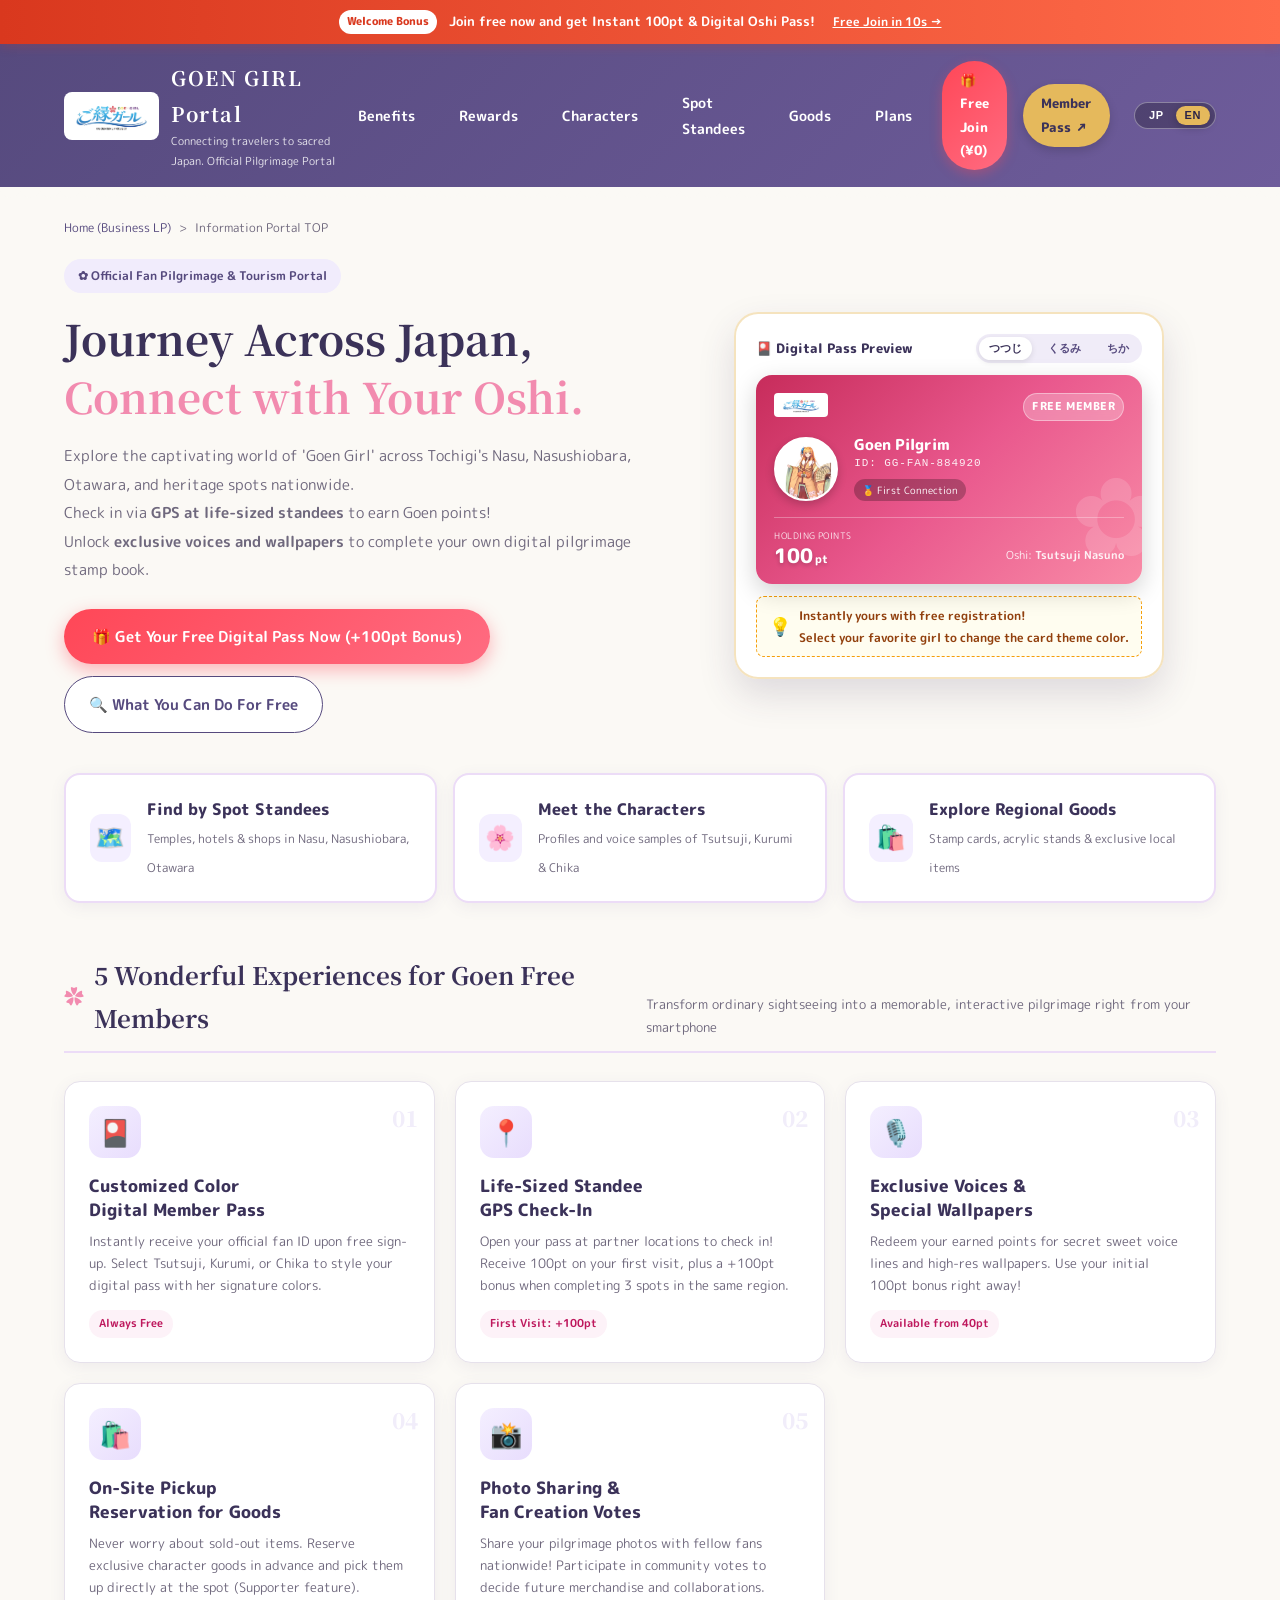
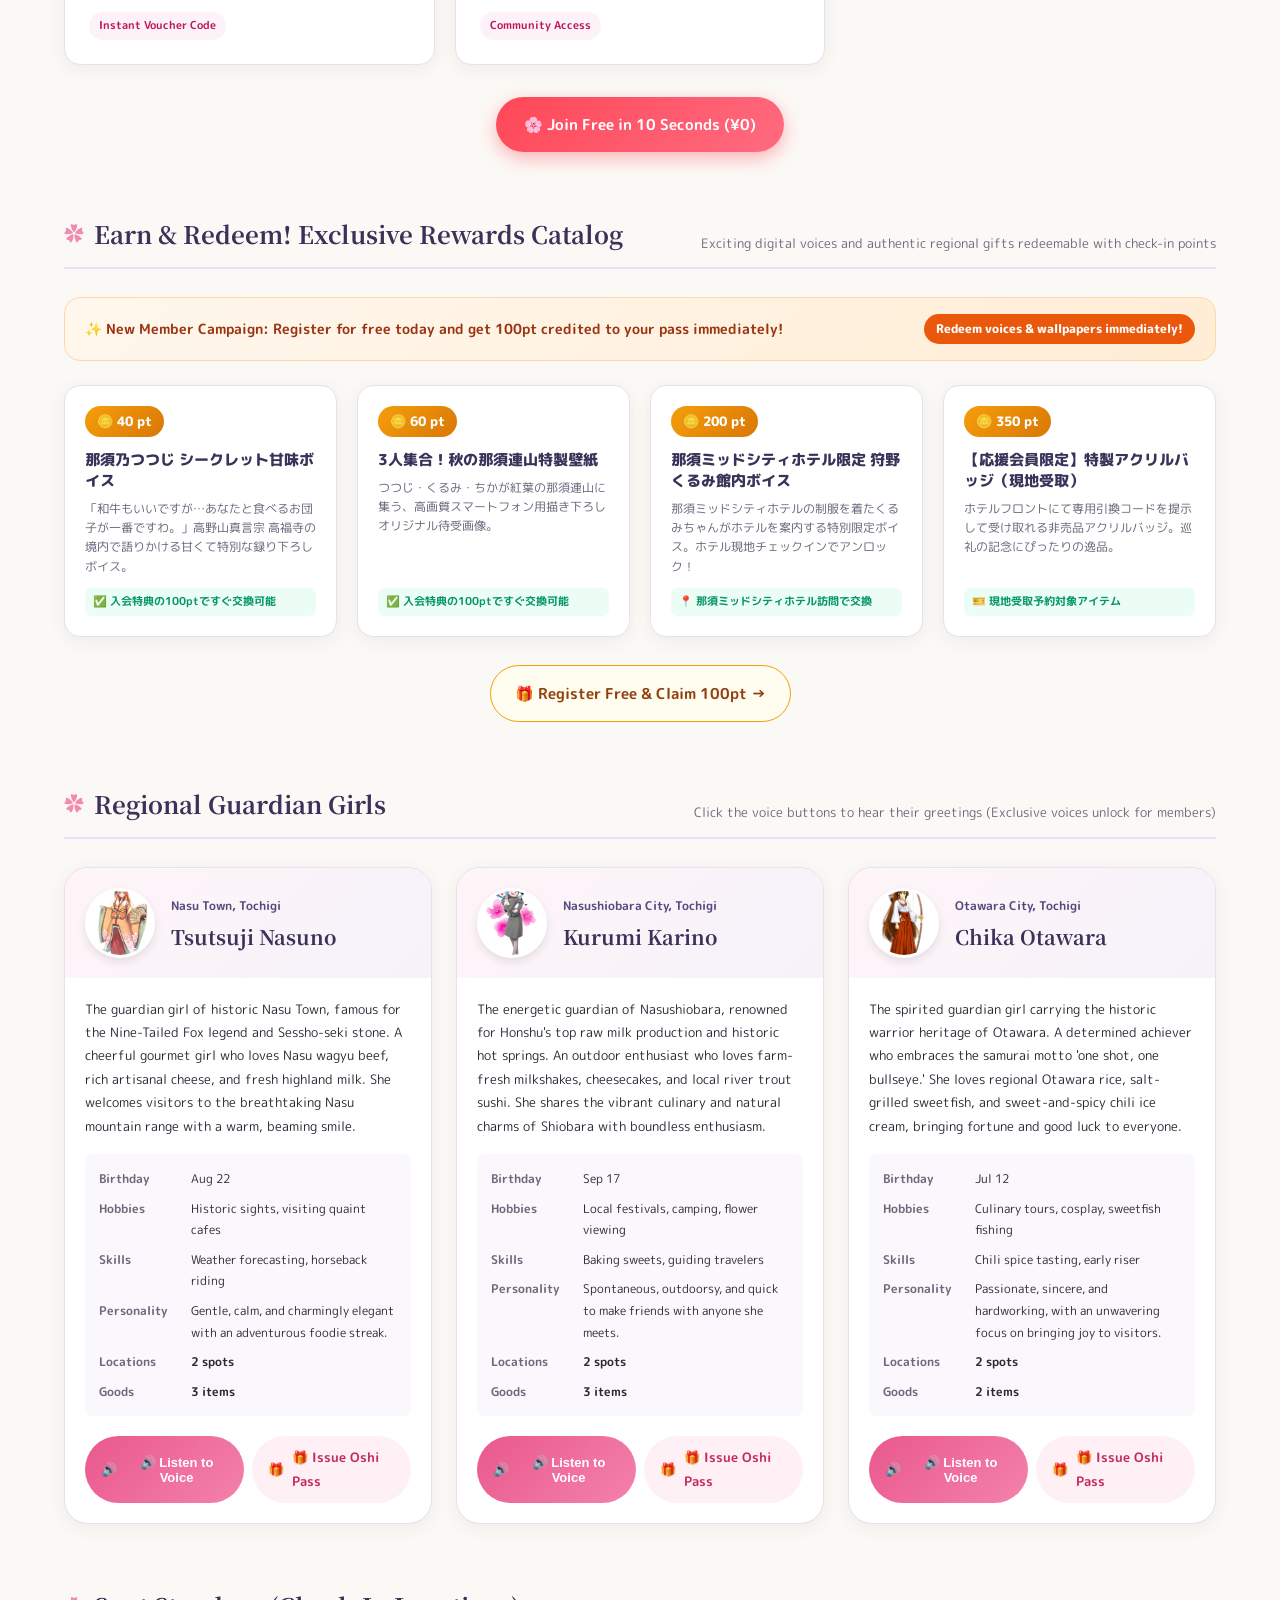
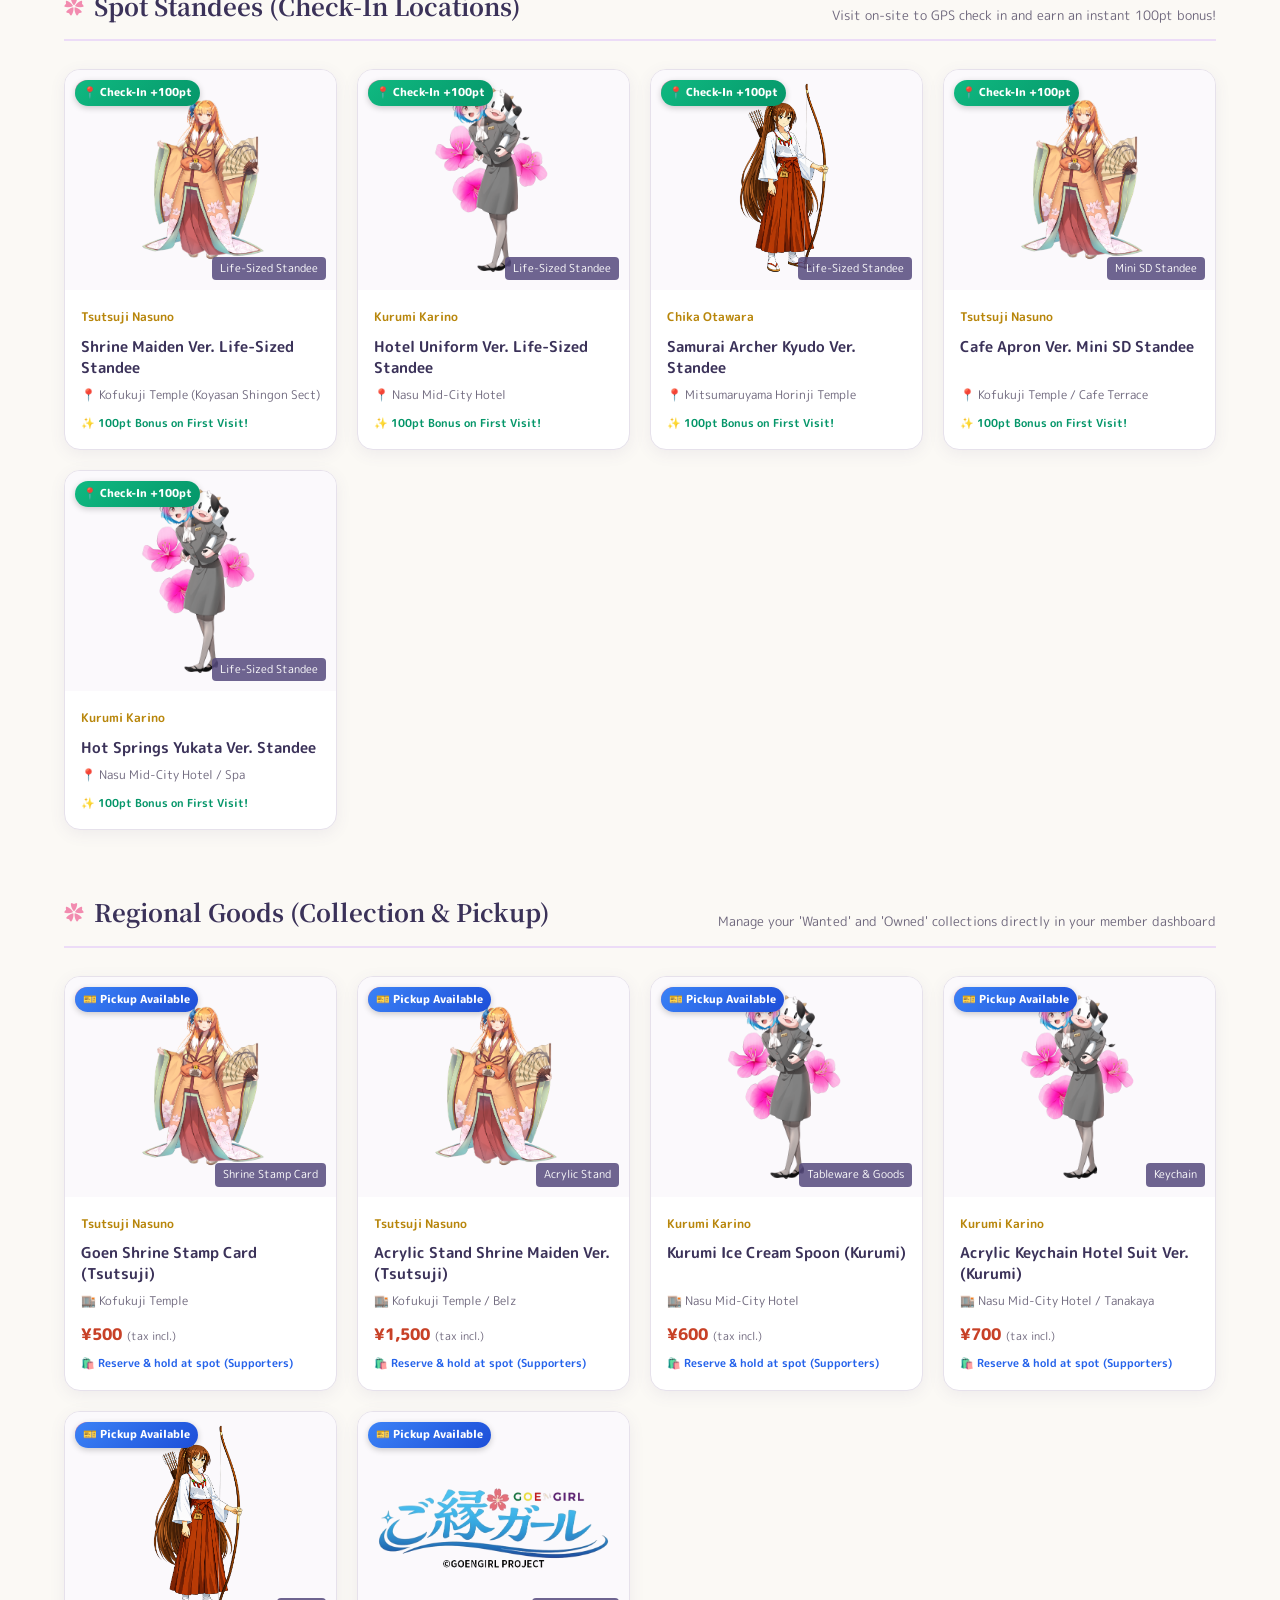
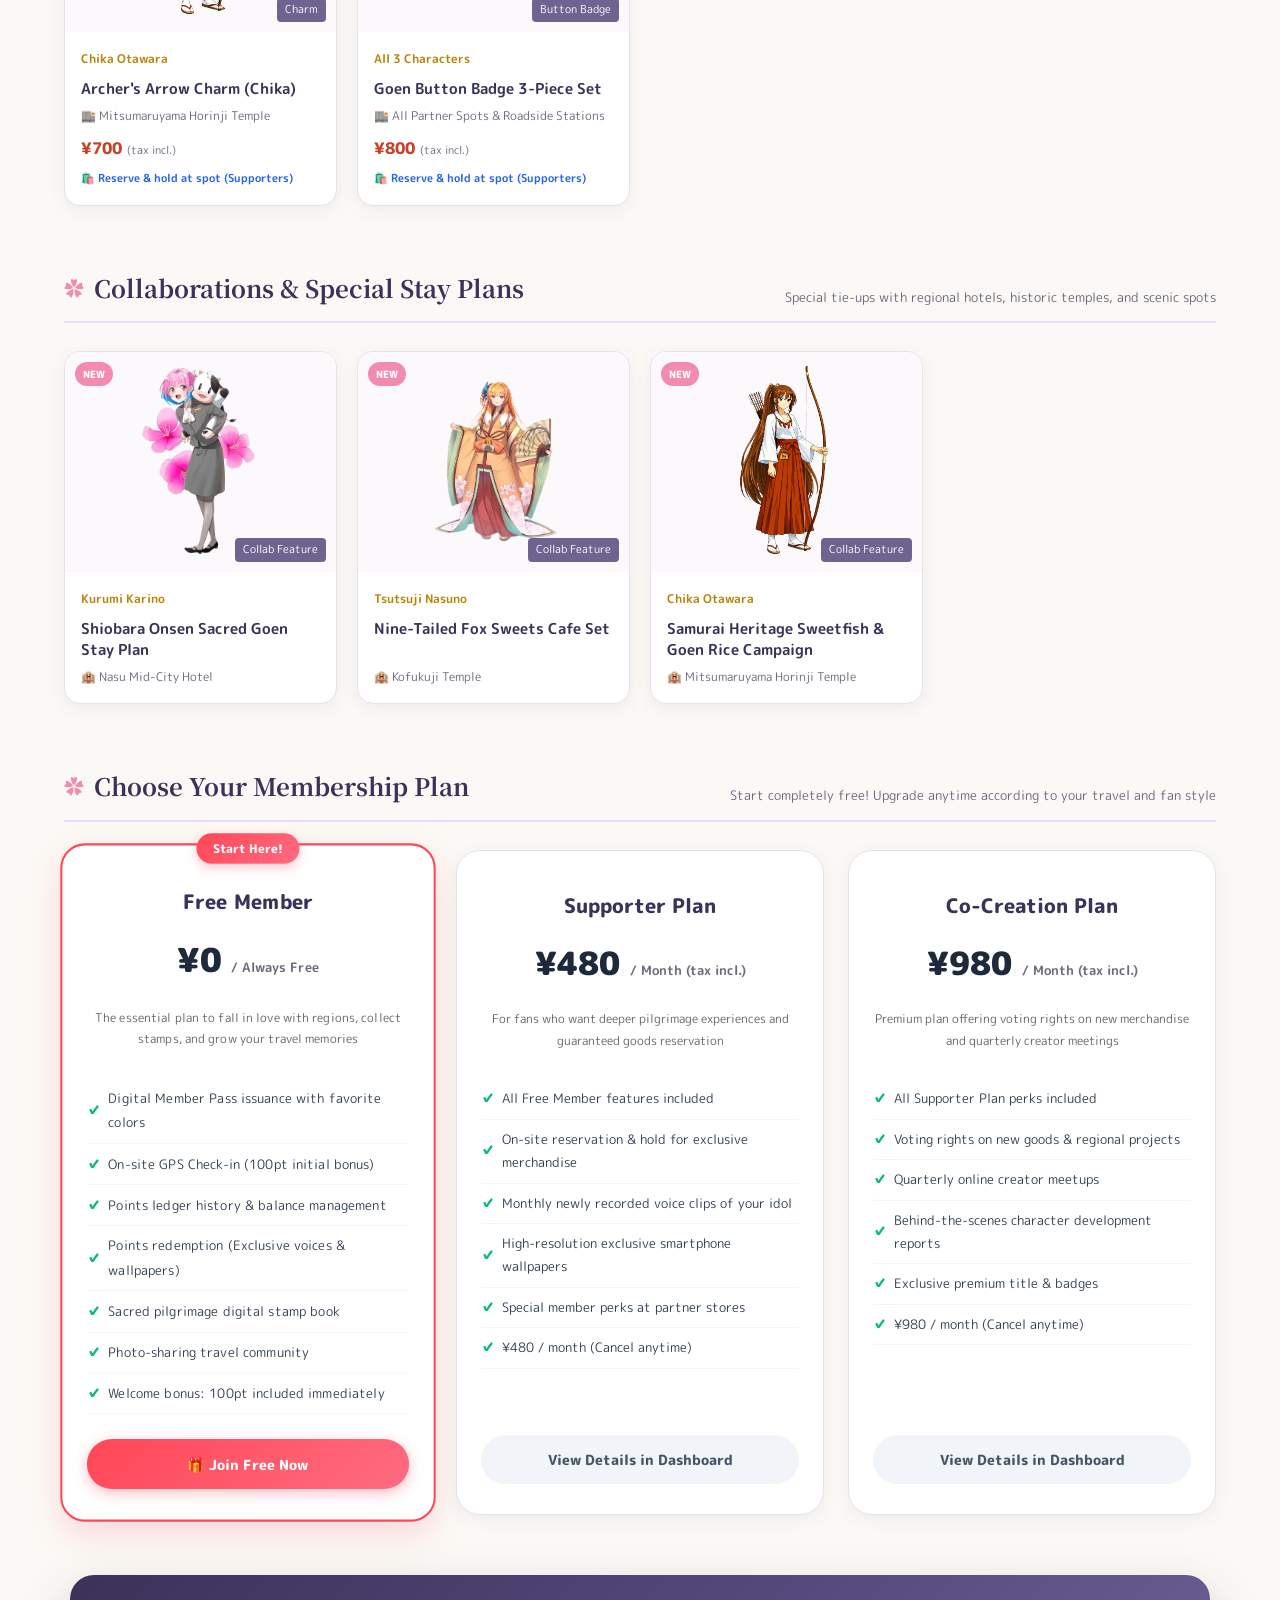
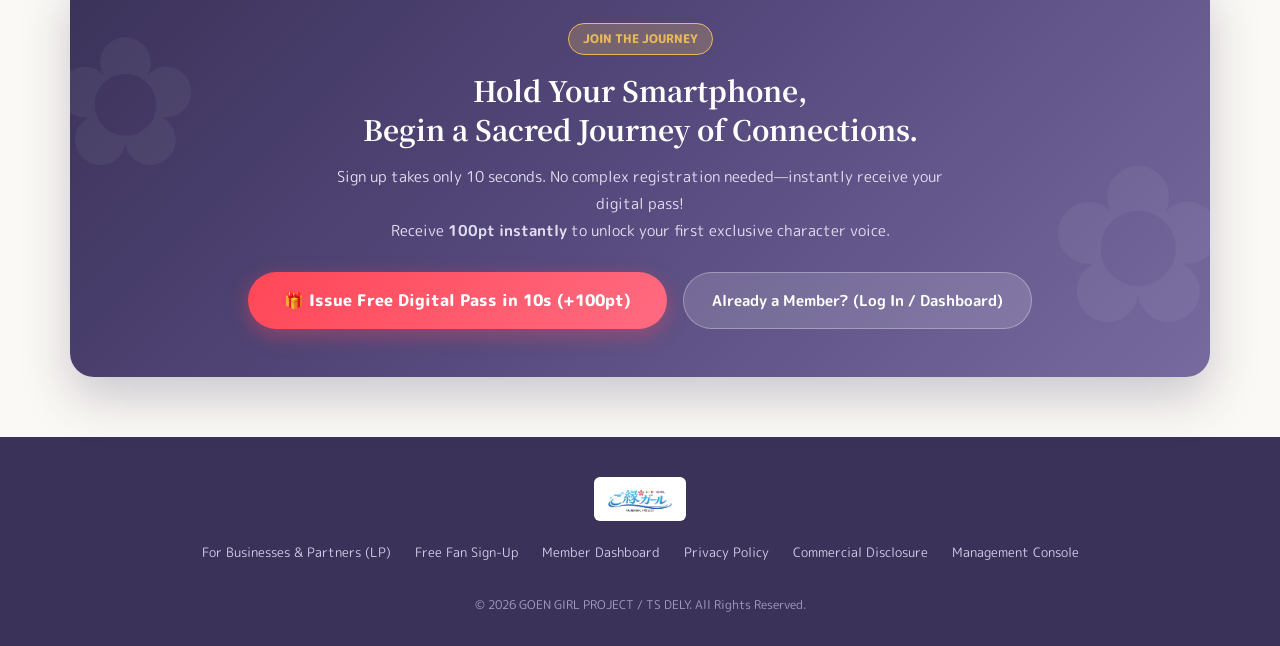
<file: portal/index.html>
<!doctype html>
<html lang="ja">
<head>
  <meta charset="utf-8">
  <meta name="viewport" content="width=device-width, initial-scale=1">
  <title>ご縁ガール公式ポータル — 全国をめぐる聖地巡礼＆推し活ガイド</title>
  <meta name="description" content="ご縁ガール公式情報ポータル。全国の寺社・観光地・店舗に設置された等身大パネルでGPSチェックイン！無料会員登録ですぐに使えるデジタル会員証と100ptをプレゼント。限定ボイスや特製壁紙、巡礼スタンプを集めて地域とご縁を結ぼう。">
  <link rel="preconnect" href="https://fonts.googleapis.com">
  <link rel="preconnect" href="https://fonts.gstatic.com" crossorigin>
  <link href="https://fonts.googleapis.com/css2?family=M+PLUS+Rounded+1c:wght@400;500;700;800&family=Noto+Serif+JP:wght@600;700&display=swap" rel="stylesheet">
  <link rel="stylesheet" href="portal.css?v=20260919">
  <link rel="icon" href="data:image/svg+xml,%3Csvg xmlns='http://www.w3.org/2000/svg' viewBox='0 0 64 64'%3E%3Ctext y='.9em' font-size='54'%3E%E6%A1%9C%3C/text%3E%3C/svg%3E">
</head>
<body>

  <!-- Top Announcement Bar (新規入会キャンペーン) -->
  <aside class="announcement-bar">
    <span class="announcement-badge" data-i18n="announcementBadge">新規入会特典</span>
    <span data-i18n="announcementText">今なら無料会員登録で<strong>即時100pt ＆ 推しガールデジタル会員証</strong>をプレゼント中！</span>
    <a href="../join/" class="announcement-link" data-i18n="announcementLink">10秒で無料登録する →</a>
  </aside>

  <!-- Header -->
  <header class="portal-header">
    <div class="portal-top-bar">
      <a href="./" class="portal-brand">
        <img src="../assets/goen-girl-logo.png?v=2" alt="ご縁ガール ロゴ" class="portal-brand-logo">
        <div>
          <span class="portal-brand-text" data-i18n="portalTitle">ご縁ガール ポータル</span>
          <span class="portal-brand-tagline" data-i18n="portalTagline">人とご縁で、日本を豊かに。公式巡礼ポータル</span>
        </div>
      </a>

      <nav class="portal-nav">
        <a href="#benefits" class="portal-nav-link" data-i18n="navBenefits">会員特典</a>
        <a href="#rewards" class="portal-nav-link" data-i18n="navRewards">特典カタログ</a>
        <a href="#characters" class="portal-nav-link" data-i18n="navCharacters">キャラクター</a>
        <a href="#panels" class="portal-nav-link" data-i18n="navPanels">設置パネル</a>
        <a href="#goods" class="portal-nav-link" data-i18n="navGoods">限定グッズ</a>
        <a href="#plans" class="portal-nav-link" data-i18n="navPlans">料金プラン</a>
        <a href="../join/" class="portal-nav-btn-primary" data-i18n="navJoinBtn">🎁 無料会員登録 (0円)</a>
        <a href="../member/" class="portal-nav-btn" data-i18n="navMemberBtn">会員マイページ ↗</a>
        <!-- Language Switcher -->
        <div class="lang-switcher" id="lang-switcher" aria-label="Language Selector">
          <button type="button" class="lang-btn active" data-lang="ja">JP</button>
          <button type="button" class="lang-btn" data-lang="en">EN</button>
        </div>
      </nav>
    </div>
  </header>

  <!-- Wave line decoration -->
  <div class="wave-divider"></div>

  <!-- Breadcrumb -->
  <nav class="breadcrumb-container" aria-label="パンくずリスト">
    <a href="../lp/" data-i18n="breadcrumbHome">ホーム（企業・店舗向けLP）</a>
    <span>&gt;</span>
    <span data-i18n="breadcrumbTop">情報ポータル TOP</span>
  </nav>

  <!-- Hero Section with Digital Pass Preview -->
  <section class="portal-hero">
    <div class="hero-content">
      <div class="hero-tag" data-i18n="heroTag">✿ 公式ファン支援・聖地巡礼サービス</div>
      <h1 class="hero-heading" data-i18n="heroHeading">地域をめぐって、<br><span>推しとご縁</span>を結ぼう。</h1>
      <p class="hero-description" data-i18n="heroDesc">
        栃木県の那須町・那須塩原市・大田原市をはじめ、全国の寺社や名所・老舗店舗に広がる「ご縁ガール」の世界。<br>
        現地に設置された等身大パネルで<strong>GPSチェックイン</strong>してポイント獲得！<br>
        集めたポイントで<strong>限定ボイスや特製壁紙</strong>を解放し、あなただけの巡礼スタンプ帳を完成させよう。
      </p>
      <div class="hero-actions">
        <a href="../join/" class="btn-hero-primary" style="background: linear-gradient(135deg, #ff4757, #ff6b81); box-shadow: 0 6px 18px rgba(255, 71, 87, 0.4);" data-i18n="heroJoinBtn">
          🎁 今すぐ無料で会員証を発行する (100pt進呈)
        </a>
        <a href="#benefits" class="btn-hero-secondary" data-i18n="heroBenefitsBtn">
          🔍 無料会員でできること
        </a>
      </div>
    </div>

    <!-- Interactive Digital Pass Preview Area -->
    <div class="hero-visual-area">
      <div class="hero-pass-preview-wrapper">
        <div class="hero-pass-preview-header">
          <span class="hero-pass-preview-title" data-i18n="passPreviewTitle">🎴 デジタル会員証プレビュー</span>
          <div class="char-selector-tabs" id="pass-char-tabs">
            <button class="char-tab-btn active" data-char="tsutsuji">つつじ</button>
            <button class="char-tab-btn" data-char="milk">くるみ</button>
            <button class="char-tab-btn" data-char="chika">ちか</button>
          </div>
        </div>

        <!-- The Pass Card Component -->
        <div class="mini-pass-card theme-tsutsuji" id="mini-pass-card">
          <div class="mini-pass-watermark">✿</div>
          <div class="mini-pass-top">
            <img src="../assets/goen-girl-logo.png" alt="ロゴ" class="mini-pass-logo">
            <span class="mini-pass-badge" id="mini-pass-plan-badge">FREE MEMBER</span>
          </div>
          <div class="mini-pass-center">
            <div class="mini-pass-avatar-wrap">
              <img src="../assets/nasuno-tsutsuji.png" alt="推しガール" id="mini-pass-avatar">
            </div>
            <div class="mini-pass-info">
              <div class="mini-pass-name" id="mini-pass-owner-name">ご縁巡礼者 様</div>
              <div class="mini-pass-id">ID: GG-FAN-884920</div>
              <div class="mini-pass-title" id="mini-pass-title-badge">🏅 初めてのご縁</div>
            </div>
          </div>
          <div class="mini-pass-bottom">
            <div class="mini-pass-points">
              <span class="mini-pass-pts-label" data-i18n="passPtsLabel">HOLDING POINTS</span>
              <span class="mini-pass-pts-val">100<small>pt</small></span>
            </div>
            <div style="font-size: 11px; opacity: 0.9; text-align: right;">
              <span data-i18n="passOshiLabel">推し: </span><strong id="mini-pass-fav-girl">那須乃つつじ</strong>
            </div>
          </div>
        </div>

        <div class="bonus-balloon">
          <span class="bonus-balloon-icon">💡</span>
          <div>
            <strong data-i18n="passBalloonTitle">無料登録でこの会員証がすぐ届く！</strong><br>
            <span data-i18n="passBalloonDesc">推しガールを選ぶと会員証のテーマ色が変化します。</span>
          </div>
        </div>
      </div>
    </div>
  </section>

  <!-- Quick Search Section -->
  <section class="quick-search-section">
    <div class="search-boxes">
      <a href="#panels" class="search-card-btn">
        <div class="search-card-icon">🗺️</div>
        <div>
          <strong class="search-card-title" data-i18n="searchSpotTitle">設置スポットから探す</strong>
          <span class="search-card-desc" data-i18n="searchSpotDesc">那須町・那須塩原市・大田原市の設置店舗</span>
        </div>
      </a>
      <a href="#characters" class="search-card-btn">
        <div class="search-card-icon">🌸</div>
        <div>
          <strong class="search-card-title" data-i18n="searchCharTitle">キャラクターから探す</strong>
          <span class="search-card-desc" data-i18n="searchCharDesc">つつじ・くるみ・ちかのプロフィールとボイス</span>
        </div>
      </a>
      <a href="#goods" class="search-card-btn">
        <div class="search-card-icon">🛍️</div>
        <div>
          <strong class="search-card-title" data-i18n="searchGoodsTitle">取扱グッズから探す</strong>
          <span class="search-card-desc" data-i18n="searchGoodsDesc">御朱印カード・アクスタ・限定アイテム</span>
        </div>
      </a>
    </div>
  </section>

  <!-- 5-Key Experiences Section -->
  <section id="benefits" class="portal-section">
    <div class="section-header-area">
      <h2 class="section-title" data-i18n="expTitle">ご縁ガール無料会員で広がる 5つの体験</h2>
      <span style="font-size: 13px; color: var(--goen-text-muted);" data-i18n="expSubtitle">スマホ1つでいつものお出かけ・観光がドラマチックな聖地巡礼に変わる</span>
    </div>

    <div class="features-5-grid">
      <!-- 1. 会員証 -->
      <div class="feature-5-card">
        <span class="feature-5-step">01</span>
        <div class="feature-5-icon-wrap">🎴</div>
        <h3 class="feature-5-title" data-i18n="exp1Title">推し色に染まる<br>デジタル会員証</h3>
        <p class="feature-5-desc" data-i18n="exp1Desc">
          登録するだけで専用のファンIDが即時発行。つつじ・くるみ・ちかの中から推しガールを選ぶと、会員証が推しカラーに美しく染まります。
        </p>
        <span class="feature-5-tag" data-i18n="exp1Tag">ずっと無料発行</span>
      </div>

      <!-- 2. チェックイン -->
      <div class="feature-5-card">
        <span class="feature-5-step">02</span>
        <div class="feature-5-icon-wrap">📍</div>
        <h3 class="feature-5-title" data-i18n="exp2Title">等身大パネルで<br>GPSチェックイン</h3>
        <p class="feature-5-desc" data-i18n="exp2Desc">
          提携スポットでマイページを開いてチェックイン！初回訪問で100pt、同一地域3施設制覇でボーナス+100ptが手に入ります。
        </p>
        <span class="feature-5-tag" data-i18n="exp2Tag">初回訪問 100pt獲得</span>
      </div>

      <!-- 3. 特典交換 -->
      <div class="feature-5-card">
        <span class="feature-5-step">03</span>
        <div class="feature-5-icon-wrap">🎙️</div>
        <h3 class="feature-5-title" data-i18n="exp3Title">限定ボイス＆特製壁紙を<br>即時アンロック</h3>
        <p class="feature-5-desc" data-i18n="exp3Desc">
          貯めたポイントはシークレット甘味ボイスや限定壁紙といつでも交換可能。入会特典の100ptを使えば、登録直後に最初の特典を楽しめます。
        </p>
        <span class="feature-5-tag" data-i18n="exp3Tag">40pt〜で交換可能</span>
      </div>

      <!-- 4. グッズ予約 -->
      <div class="feature-5-card">
        <span class="feature-5-step">04</span>
        <div class="feature-5-icon-wrap">🛍️</div>
        <h3 class="feature-5-title" data-i18n="exp4Title">限定グッズの<br>現地お取り置き予約</h3>
        <p class="feature-5-desc" data-i18n="exp4Desc">
          「せっかく現地に行ったのに売り切れ…」を防ぐため、対象グッズをマイページから事前予約可能（応援会員機能）。確実に思い出をお持ち帰りいただけます。
        </p>
        <span class="feature-5-tag" data-i18n="exp4Tag">引換コード即時発行</span>
      </div>

      <!-- 5. コミュニティ -->
      <div class="feature-5-card">
        <span class="feature-5-step">05</span>
        <div class="feature-5-icon-wrap">📸</div>
        <h3 class="feature-5-title" data-i18n="exp5Title">旅の写真共有 ＆<br>新企画ファン投票</h3>
        <p class="feature-5-desc" data-i18n="exp5Desc">
          パネルと撮った思い出写真を全国のファンと共有！さらに新グッズやコラボ企画を決めるファン投票に参加して、地域を一緒に盛り上げましょう。
        </p>
        <span class="feature-5-tag" data-i18n="exp5Tag">コミュニティ参加</span>
      </div>
    </div>

    <div style="text-align: center; margin-top: 32px;">
      <a href="../join/" class="btn-hero-primary" style="background: linear-gradient(135deg, #ff4757, #ff6b81); box-shadow: 0 6px 18px rgba(255, 71, 87, 0.4); display: inline-flex;" data-i18n="expJoinCta">
        🌸 10秒で無料会員登録して始める（0円）
      </a>
    </div>
  </section>

  <!-- Rewards Catalog Section -->
  <section id="rewards" class="portal-section">
    <div class="section-header-area">
      <h2 class="section-title" data-i18n="rewardsTitle">貯まる！もらえる！限定特典カタログ</h2>
      <span style="font-size: 13px; color: var(--goen-text-muted);" data-i18n="rewardsSubtitle">現地チェックインや入会で手に入るポイントで交換できる豪華デジタル＆リアル特典</span>
    </div>

    <!-- Promotion Ribbon -->
    <div class="rewards-catalog-intro">
      <div class="rewards-intro-text" data-i18n="rewardsIntro">
        ✨ <strong>新規入会キャンペーン特典:</strong> 今なら無料登録するだけで <strong>100pt</strong> がすぐに付与されます！
      </div>
      <span class="rewards-intro-badge" data-i18n="rewardsIntroBadge">登録直後にボイスや壁紙と交換OK！</span>
    </div>

    <div class="rewards-catalog-grid" id="rewards-catalog-container">
      <!-- 1. つつじボイス -->
      <div class="reward-catalog-card">
        <span class="reward-cost-badge">🪙 40 pt</span>
        <h3 class="reward-card-title">那須乃つつじ シークレット甘味ボイス</h3>
        <p class="reward-card-desc">
          「和牛もいいですが…あなたと食べるお団子が一番ですわ。」高野山真言宗 高福寺の境内で語りかける甘くて特別な録り下ろしボイス。
        </p>
        <span class="reward-card-status">✅ 入会特典の100ptですぐ交換可能</span>
      </div>

      <!-- 2. 特製壁紙 -->
      <div class="reward-catalog-card">
        <span class="reward-cost-badge">🪙 60 pt</span>
        <h3 class="reward-card-title">3人集合！秋の那須連山特製壁紙</h3>
        <p class="reward-card-desc">
          つつじ・くるみ・ちかが紅葉の那須連山に集う、高画質スマートフォン用描き下ろしオリジナル待受画像。
        </p>
        <span class="reward-card-status">✅ 入会特典の100ptですぐ交換可能</span>
      </div>

      <!-- 3. ホテル館内放送ボイス -->
      <div class="reward-catalog-card">
        <span class="reward-cost-badge">🪙 200 pt</span>
        <h3 class="reward-card-title">那須ミッドシティホテル限定 狩野くるみ館内ボイス</h3>
        <p class="reward-card-desc">
          那須ミッドシティホテルの制服を着たくるみちゃんがホテルを案内する特別限定ボイス。ホテル現地チェックインでアンロック！
        </p>
        <span class="reward-card-status">📍 那須ミッドシティホテル訪問で交換</span>
      </div>

      <!-- 4. 特製アクリルバッジ -->
      <div class="reward-catalog-card">
        <span class="reward-cost-badge">🪙 350 pt</span>
        <h3 class="reward-card-title">【応援会員限定】特製アクリルバッジ（現地受取）</h3>
        <p class="reward-card-desc">
          ホテルフロントにて専用引換コードを提示して受け取れる非売品アクリルバッジ。巡礼の記念にぴったりの逸品。
        </p>
        <span class="reward-card-status">🎫 現地受取予約対象アイテム</span>
      </div>
    </div>

    <div style="text-align: center; margin-top: 28px;">
      <a href="../join/" class="btn-hero-secondary" style="display: inline-flex; border-color: #f59e0b; color: #92400e; background: #fffdf0;" data-i18n="rewardsCta">
        🎁 無料登録して100ptを受け取る →
      </a>
    </div>
  </section>

  <!-- 1. Characters Section -->
  <section id="characters" class="portal-section">
    <div class="section-header-area">
      <h2 class="section-title" data-i18n="charSectionTitle">地域の守護少女たち</h2>
      <span style="font-size: 13px; color: var(--goen-text-muted);" data-i18n="charSectionSubtitle">ボイスボタンでメッセージが再生されます（会員になると限定ボイスが解放されます）</span>
    </div>
    <div class="char-grid" id="char-container">
      <!-- Rendered by portal.js -->
    </div>
  </section>

  <!-- 2. New Panels Section -->
  <section id="panels" class="portal-section">
    <div class="section-header-area">
      <h2 class="section-title" data-i18n="panelSectionTitle">新着パネル一覧（チェックイン対象スポット）</h2>
      <span style="font-size: 13px; color: var(--goen-text-muted);" data-i18n="panelSectionSubtitle">現地に行くとGPSチェックインで初回100ptを獲得できます！</span>
    </div>
    <div class="card-grid" id="panel-container">
      <!-- Rendered by portal.js -->
    </div>
  </section>

  <!-- 3. New Goods Section -->
  <section id="goods" class="portal-section">
    <div class="section-header-area">
      <h2 class="section-title" data-i18n="goodsSectionTitle">新着グッズ一覧（コレクション＆現地受取予約）</h2>
      <span style="font-size: 13px; color: var(--goen-text-muted);" data-i18n="goodsSectionSubtitle">現地限定アイテムをマイページで「欲しい／持っている」コレクション管理できます</span>
    </div>
    <div class="card-grid" id="goods-container">
      <!-- Rendered by portal.js -->
    </div>
  </section>

  <!-- 4. New Collabs Section -->
  <section id="collabs" class="portal-section">
    <div class="section-header-area">
      <h2 class="section-title" data-i18n="collabSectionTitle">新着コラボ・宿泊プラン一覧</h2>
      <span style="font-size: 13px; color: var(--goen-text-muted);" data-i18n="collabSectionSubtitle">地域店舗・宿泊施設との特別タイアップ</span>
    </div>
    <div class="card-grid" id="collab-container">
      <!-- Rendered by portal.js -->
    </div>
  </section>

  <!-- Membership Plans Section -->
  <section id="plans" class="portal-section">
    <div class="section-header-area">
      <h2 class="section-title" data-i18n="plansTitle">選べる3つの会員プラン</h2>
      <span style="font-size: 13px; color: var(--goen-text-muted);" data-i18n="plansSubtitle">まずは完全無料のフリー会員でOK！あなたの推し活スタイルに合わせて選べます</span>
    </div>

    <div class="plans-grid-portal">
      <!-- Free Plan -->
      <div class="plan-card-portal highlight">
        <span class="plan-popular-badge" data-i18n="planFreeBadge">まずはここから！</span>
        <h3 class="plan-title-portal" data-i18n="planFreeTitle">無料会員</h3>
        <div class="plan-price-portal"><span data-i18n="planFreePrice">¥0</span> <small data-i18n="planFreePriceUnit">/ ずっと無料</small></div>
        <p style="font-size: 12px; color: #666; text-align: center; margin-bottom: 12px;" data-i18n="planFreeDesc">無料で好きになり、現地で思い出とコレクションが増える基本プラン</p>
        <ul class="plan-features-list">
          <li data-i18n="portalPlanFreeF1">推し色デジタル会員証の発行</li>
          <li data-i18n="portalPlanFreeF2">現地GPSパネルチェックイン (初回100pt)</li>
          <li data-i18n="portalPlanFreeF3">ポイント台帳での履歴・残高管理</li>
          <li data-i18n="portalPlanFreeF4">ポイント特典交換 (限定ボイス・壁紙)</li>
          <li data-i18n="portalPlanFreeF5">ご縁巡礼デジタルスタンプ帳</li>
          <li data-i18n="portalPlanFreeF6">旅の写真投稿コミュニティ</li>
          <li data-i18n="portalPlanFreeF7">新規入会特典 100pt 付与</li>
        </ul>
        <a href="../join/" class="plan-btn-portal primary" data-i18n="planFreeCta">
          🎁 無料で今すぐ登録する
        </a>
      </div>

      <!-- Supporter Plan -->
      <div class="plan-card-portal">
        <h3 class="plan-title-portal" data-i18n="planSupporterTitle">応援会員</h3>
        <div class="plan-price-portal"><span data-i18n="planSupporterPrice">¥480</span> <small data-i18n="planSupporterPriceUnit">/ 月 (税込)</small></div>
        <p style="font-size: 12px; color: #666; text-align: center; margin-bottom: 12px;" data-i18n="planSupporterDesc">現地巡礼やコレクションをさらに深く楽しみたいファンのためのプラン</p>
        <ul class="plan-features-list">
          <li data-i18n="portalPlanSupporterF1">無料会員のすべての機能</li>
          <li data-i18n="portalPlanSupporterF2"><strong>対象グッズの現地お取り置き・受取予約</strong></li>
          <li data-i18n="portalPlanSupporterF3">毎月限定の推しガール撮り下ろしボイス</li>
          <li data-i18n="portalPlanSupporterF4">会員限定特製高画質スマートフォン壁紙</li>
          <li data-i18n="portalPlanSupporterF5">提携店舗での会員限定プチ特典</li>
          <li data-i18n="portalPlanSupporterF6">月額480円（いつでも解約可能）</li>
        </ul>
        <a href="../member/" class="plan-btn-portal secondary" data-i18n="planSupporterCta">
          マイページで詳細を見る
        </a>
      </div>

      <!-- Co-creation Plan -->
      <div class="plan-card-portal">
        <h3 class="plan-title-portal" data-i18n="planCocreateTitle">共創会員</h3>
        <div class="plan-price-portal"><span data-i18n="planCocreatePrice">¥980</span> <small data-i18n="planCocreatePriceUnit">/ 月 (税込)</small></div>
        <p style="font-size: 12px; color: #666; text-align: center; margin-bottom: 12px;" data-i18n="planCocreateDesc">新企画や新グッズの開発に直接投票・参加できるプレミアムプラン</p>
        <ul class="plan-features-list">
          <li data-i18n="portalPlanCocreateF1">応援会員のすべての特典</li>
          <li data-i18n="portalPlanCocreateF2"><strong>新企画・公式グッズ化のファン投票権</strong></li>
          <li data-i18n="portalPlanCocreateF3">四半期ごとのオンライン企画交流会参加権</li>
          <li data-i18n="portalPlanCocreateF4">開発裏話・キャラクター制作秘話レポート</li>
          <li data-i18n="portalPlanCocreateF5">限定プレミアム称号の付与</li>
          <li data-i18n="portalPlanCocreateF6">月額980円（いつでも解約可能）</li>
        </ul>
        <a href="../member/" class="plan-btn-portal secondary" data-i18n="planCocreateCta">
          マイページで詳細を見る
        </a>
      </div>
    </div>
  </section>

  <!-- Bottom Conversion CTA Banner -->
  <section class="bottom-cta-banner">
    <span class="bottom-cta-tag" data-i18n="bottomTag">JOIN THE JOURNEY</span>
    <h2 class="bottom-cta-title" data-i18n="bottomTitle">スマホ片手に、<br>新しいご縁の巡礼旅へ出かけよう。</h2>
    <p class="bottom-cta-desc" data-i18n="bottomDesc">
      無料登録はわずか10秒。面倒な入力なしですぐにあなただけのデジタル会員証を発行！<br>
      今なら新規登録で<strong>100ptをプレゼント</strong>。登録直後に最初の限定ボイスをアンロックできます。
    </p>
    <div class="bottom-cta-actions">
      <a href="../join/" class="btn-bottom-primary" data-i18n="bottomJoinBtn">
        🎁 10秒で無料会員証を発行する (100pt進呈)
      </a>
      <a href="../member/" class="btn-bottom-secondary" data-i18n="bottomLoginBtn">
        既に会員の方（ログイン / マイページへ）
      </a>
    </div>
  </section>

  <!-- Footer -->
  <footer class="portal-footer">
    <div class="portal-footer-inner">
      <img src="../assets/goen-girl-logo.png?v=2" alt="ご縁ガール ロゴ" style="height: 44px; background: #fff; padding: 4px 12px; border-radius: 6px;">
      <nav class="footer-links">
        <a href="../lp/" data-i18n="footerLp">企業・店舗向けトップページ</a>
        <a href="../join/" data-i18n="footerJoin">ファン無料会員登録</a>
        <a href="../member/" data-i18n="footerMember">会員ダッシュボード</a>
        <a href="../privacy.html" data-i18n="footerPrivacy">プライバシーポリシー</a>
        <a href="../tokusho.html" data-i18n="footerTokusho">特定商取引法に基づく表記</a>
        <a href="../admin/" data-i18n="footerAdmin">運営管理コンソール</a>
      </nav>
      <p class="footer-copy">© 2026 GOEN GIRL PROJECT / TS DELY. All Rights Reserved.</p>
    </div>
  </footer>

  <!-- Detail Modal -->
  <div class="detail-modal" id="detail-modal">
    <div class="detail-modal-card">
      <button class="detail-modal-close" id="detail-modal-close">&times;</button>
      <div id="detail-modal-content"></div>
    </div>
  </div>

  <script src="portal.js?v=20260919"></script>
</body>
</html>
</file>
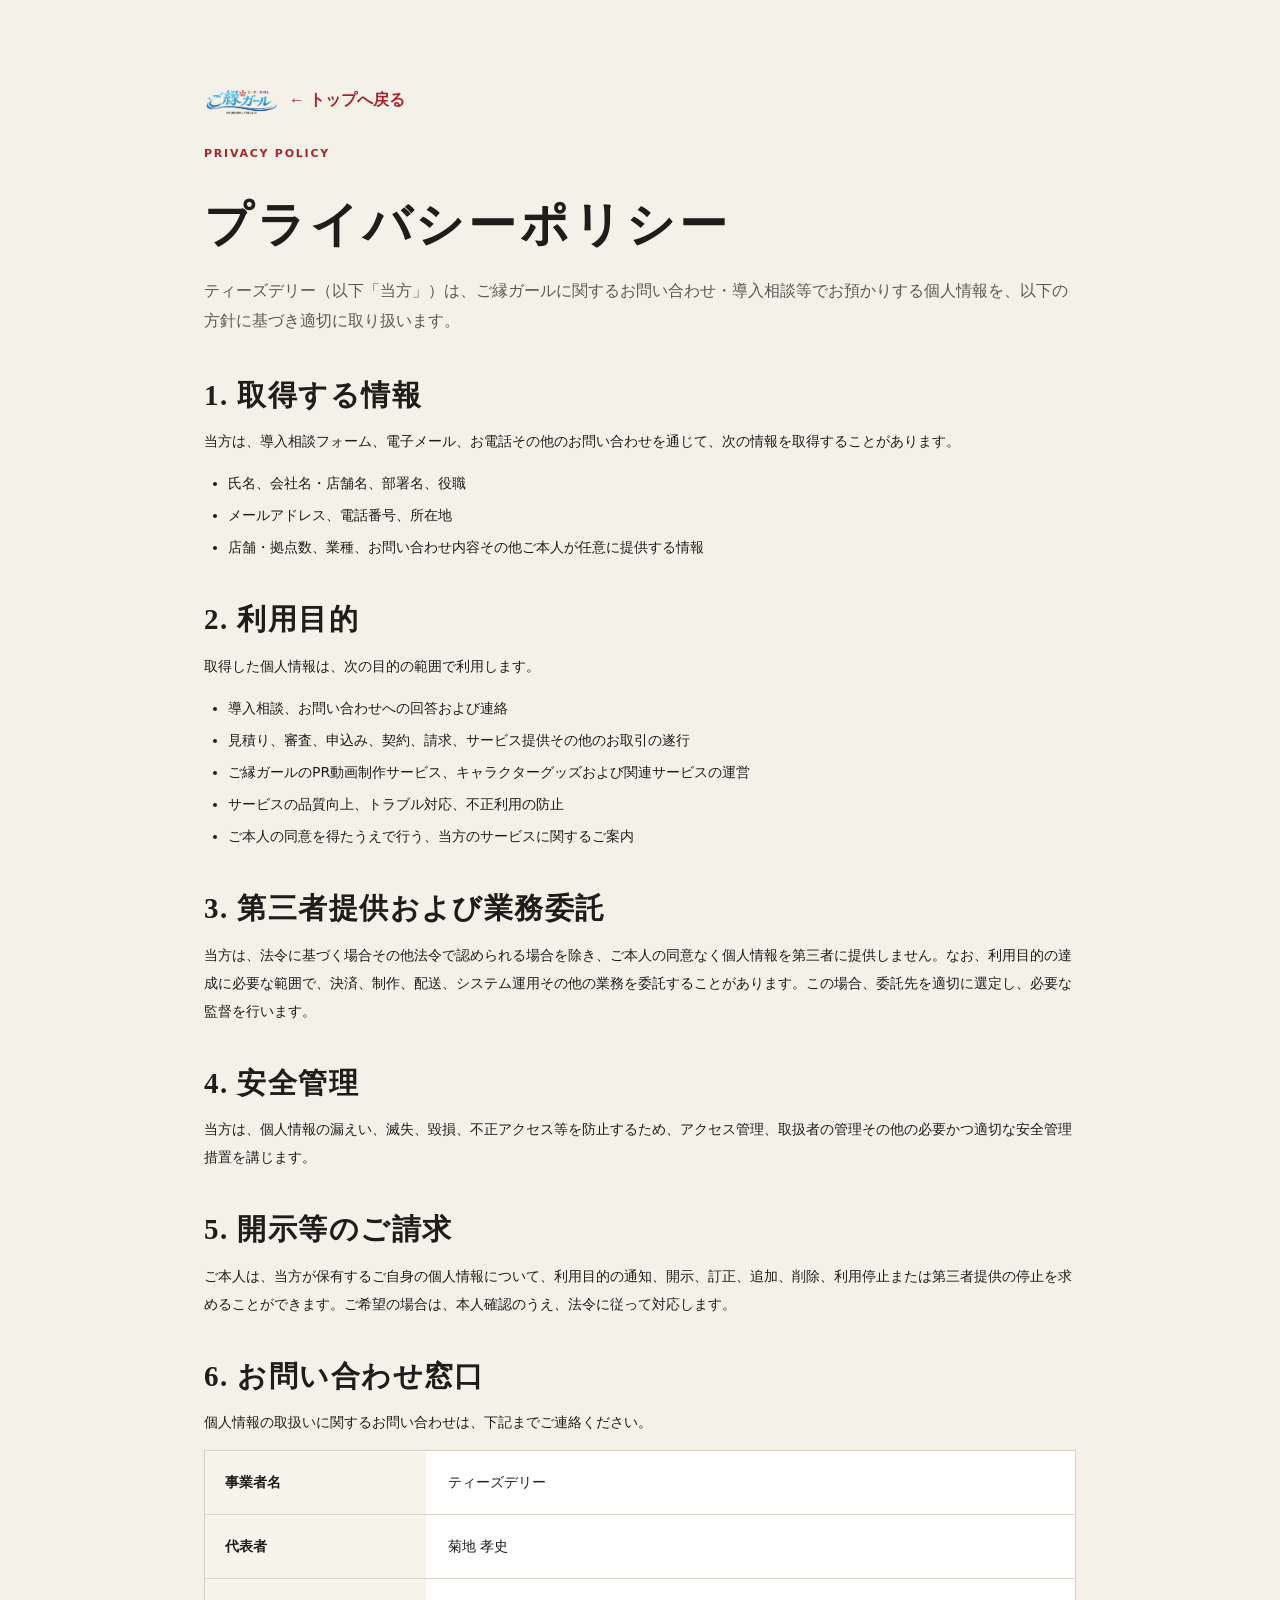
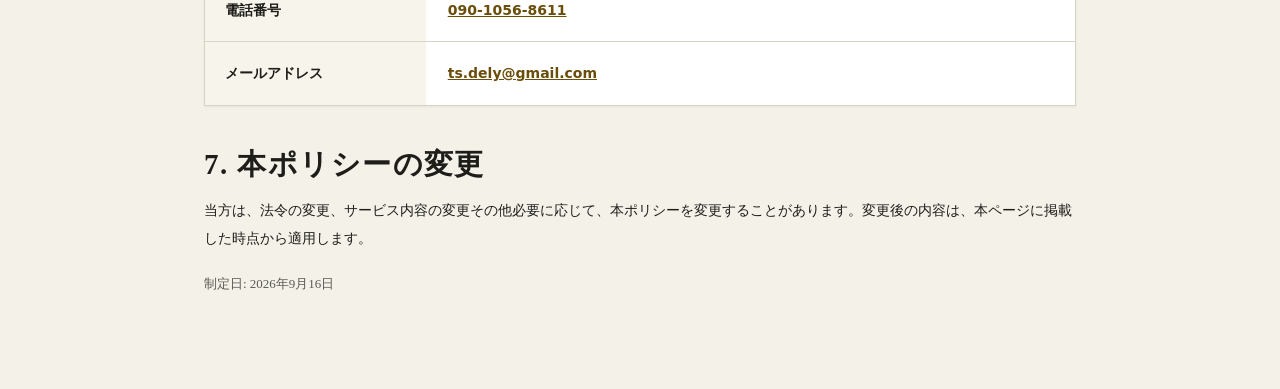
<file: privacy.html>
<!doctype html>
<html lang="ja">
  <head>
    <meta charset="utf-8">
    <meta name="viewport" content="width=device-width, initial-scale=1">
    <meta name="robots" content="noindex">
    <meta name="description" content="ご縁ガールのプライバシーポリシーです。">
    <title>プライバシーポリシー | ご縁ガール</title>
    <link rel="stylesheet" href="style.css">
  </head>
  <body class="legal-page">
    <main>
      <a href="index.html" class="back-link" style="display: inline-flex; align-items: center; gap: 10px; margin-bottom: 24px; text-decoration: none;">
        <img src="assets/goen-girl-logo.png?v=2" alt="ご縁ガール" style="height: 40px; object-fit: contain;">
        <span style="font-weight: 700;">← トップへ戻る</span>
      </a>
      <p class="eyebrow">PRIVACY POLICY</p>
      <h1>プライバシーポリシー</h1>
      <p class="legal-lead">ティーズデリー（以下「当方」）は、ご縁ガールに関するお問い合わせ・導入相談等でお預かりする個人情報を、以下の方針に基づき適切に取り扱います。</p>

      <section class="legal-section" aria-labelledby="privacy-collection">
        <h2 id="privacy-collection">1. 取得する情報</h2>
        <p>当方は、導入相談フォーム、電子メール、お電話その他のお問い合わせを通じて、次の情報を取得することがあります。</p>
        <ul>
          <li>氏名、会社名・店舗名、部署名、役職</li>
          <li>メールアドレス、電話番号、所在地</li>
          <li>店舗・拠点数、業種、お問い合わせ内容その他ご本人が任意に提供する情報</li>
        </ul>
      </section>

      <section class="legal-section" aria-labelledby="privacy-purpose">
        <h2 id="privacy-purpose">2. 利用目的</h2>
        <p>取得した個人情報は、次の目的の範囲で利用します。</p>
        <ul>
          <li>導入相談、お問い合わせへの回答および連絡</li>
          <li>見積り、審査、申込み、契約、請求、サービス提供その他のお取引の遂行</li>
          <li>ご縁ガールのPR動画制作サービス、キャラクターグッズおよび関連サービスの運営</li>
          <li>サービスの品質向上、トラブル対応、不正利用の防止</li>
          <li>ご本人の同意を得たうえで行う、当方のサービスに関するご案内</li>
        </ul>
      </section>

      <section class="legal-section" aria-labelledby="privacy-third-party">
        <h2 id="privacy-third-party">3. 第三者提供および業務委託</h2>
        <p>当方は、法令に基づく場合その他法令で認められる場合を除き、ご本人の同意なく個人情報を第三者に提供しません。なお、利用目的の達成に必要な範囲で、決済、制作、配送、システム運用その他の業務を委託することがあります。この場合、委託先を適切に選定し、必要な監督を行います。</p>
      </section>

      <section class="legal-section" aria-labelledby="privacy-management">
        <h2 id="privacy-management">4. 安全管理</h2>
        <p>当方は、個人情報の漏えい、滅失、毀損、不正アクセス等を防止するため、アクセス管理、取扱者の管理その他の必要かつ適切な安全管理措置を講じます。</p>
      </section>

      <section class="legal-section" aria-labelledby="privacy-request">
        <h2 id="privacy-request">5. 開示等のご請求</h2>
        <p>ご本人は、当方が保有するご自身の個人情報について、利用目的の通知、開示、訂正、追加、削除、利用停止または第三者提供の停止を求めることができます。ご希望の場合は、本人確認のうえ、法令に従って対応します。</p>
      </section>

      <section class="legal-section" aria-labelledby="privacy-contact">
        <h2 id="privacy-contact">6. お問い合わせ窓口</h2>
        <p>個人情報の取扱いに関するお問い合わせは、下記までご連絡ください。</p>
        <dl class="legal-details">
          <div><dt>事業者名</dt><dd>ティーズデリー</dd></div>
          <div><dt>代表者</dt><dd>菊地 孝史</dd></div>
          <div><dt>電話番号</dt><dd><a href="tel:09010568611">090-1056-8611</a></dd></div>
          <div><dt>メールアドレス</dt><dd><a href="mailto:ts.dely@gmail.com">ts.dely@gmail.com</a></dd></div>
        </dl>
      </section>

      <section class="legal-section" aria-labelledby="privacy-change">
        <h2 id="privacy-change">7. 本ポリシーの変更</h2>
        <p>当方は、法令の変更、サービス内容の変更その他必要に応じて、本ポリシーを変更することがあります。変更後の内容は、本ページに掲載した時点から適用します。</p>
      </section>
      <p class="legal-note">制定日: 2026年9月16日</p>
    </main>
  </body>
</html>
</file>
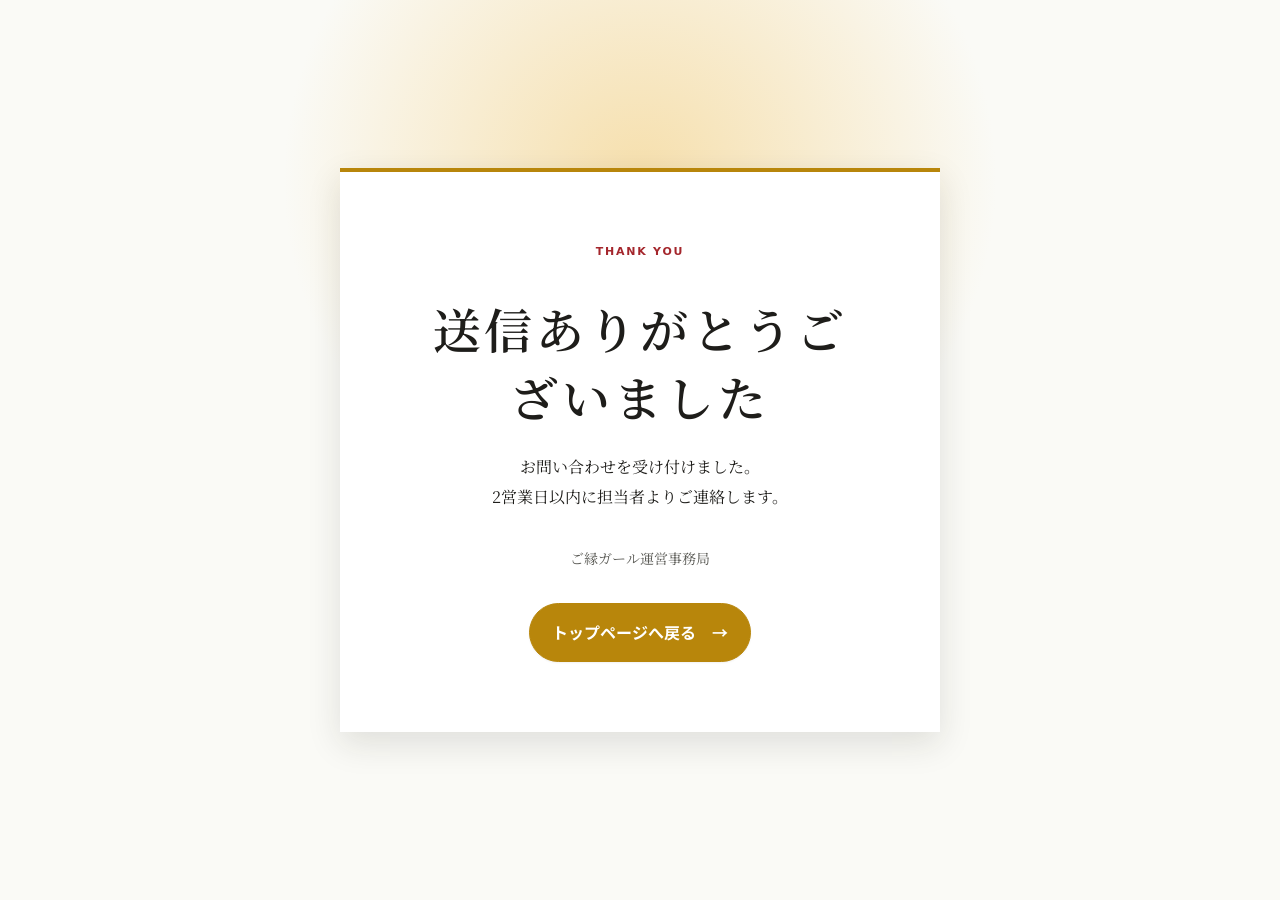
<file: thanks.html>
<!doctype html>
<html lang="ja"><head><meta charset="utf-8"><meta name="viewport" content="width=device-width, initial-scale=1"><meta name="robots" content="noindex"><title>送信ありがとうございました | ご縁ガール</title><link rel="preconnect" href="https://fonts.googleapis.com"><link rel="preconnect" href="https://fonts.gstatic.com" crossorigin><link href="https://fonts.googleapis.com/css2?family=Noto+Sans+JP:wght@500;700&family=Noto+Serif+JP:wght@400;600&display=swap" rel="stylesheet"><link rel="stylesheet" href="style.css"></head><body class="simple-page"><main class="simple-card"><p class="eyebrow">THANK YOU</p><h1>送信ありがとうございました</h1><p>お問い合わせを受け付けました。<br>2営業日以内に担当者よりご連絡します。</p><p class="office">ご縁ガール運営事務局</p><a class="cta-primary" href="index.html">トップページへ戻る <span aria-hidden="true">→</span></a></main></body></html>
</file>
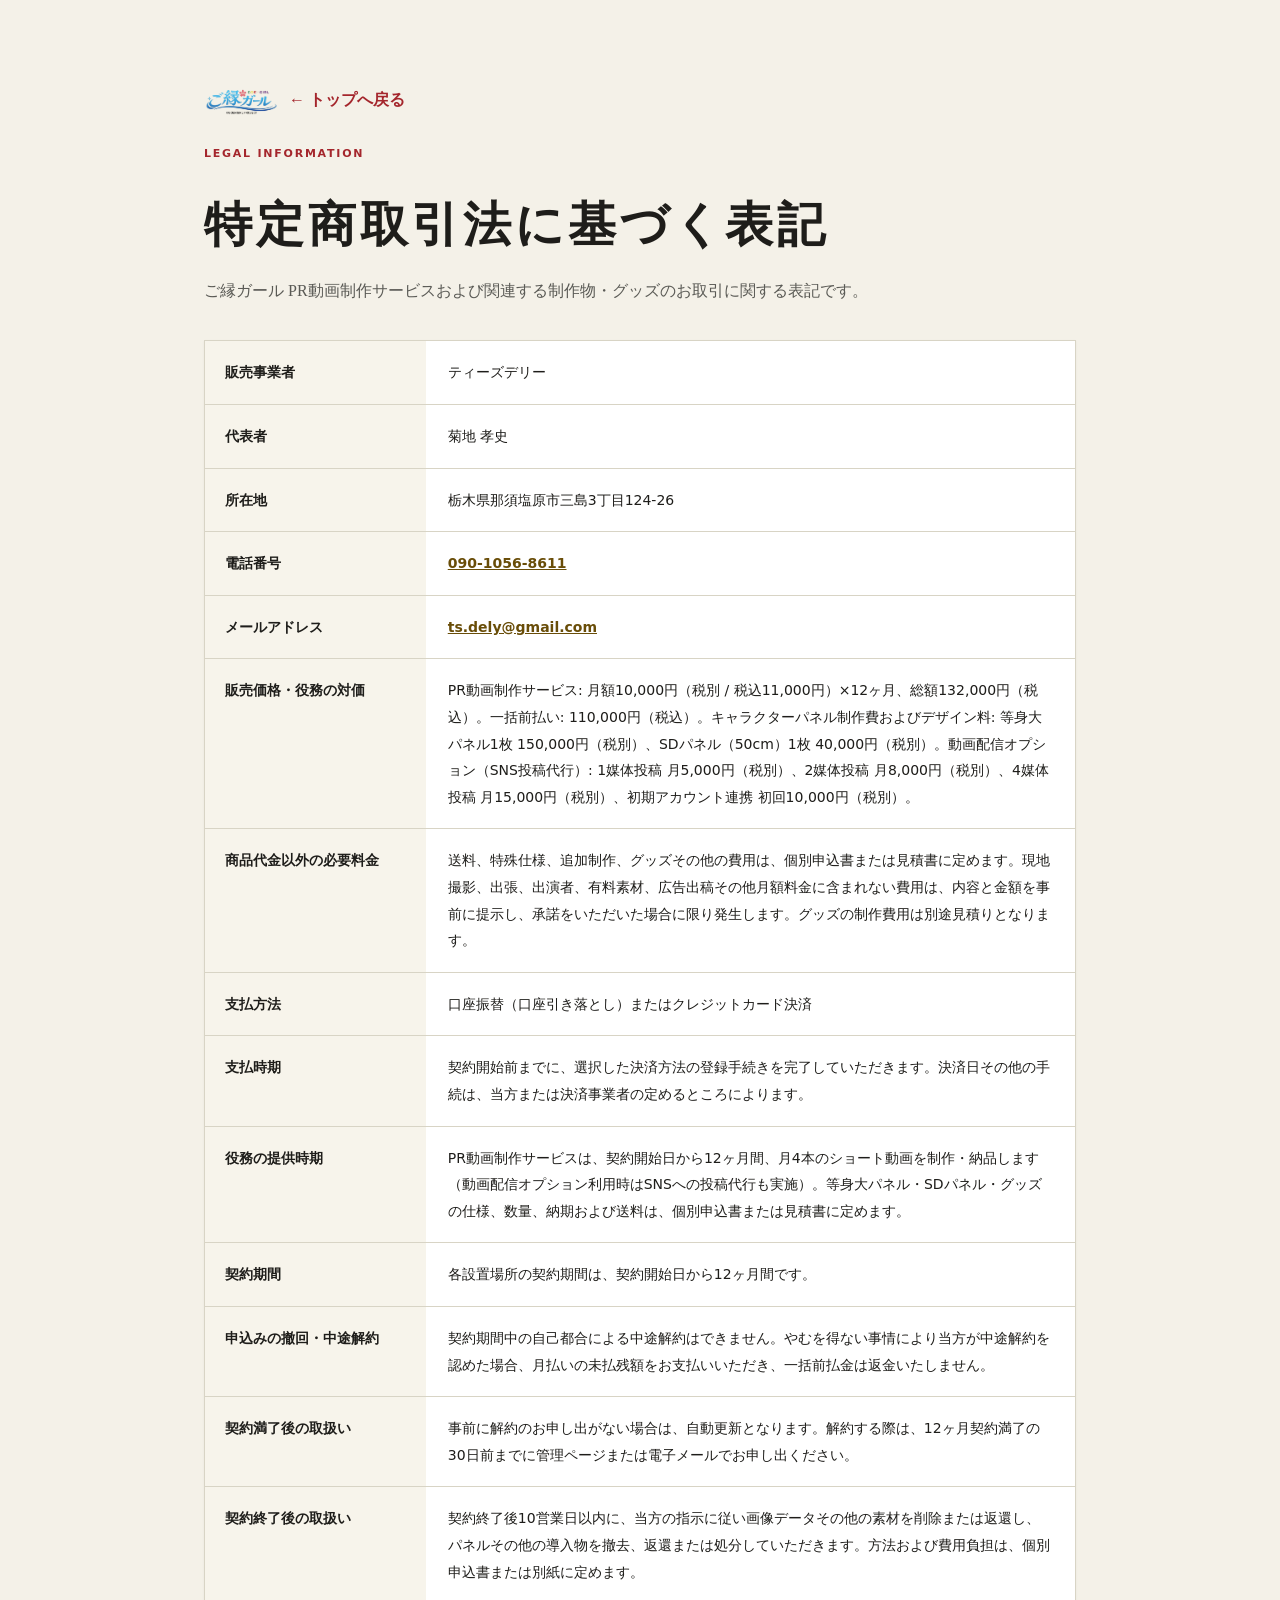
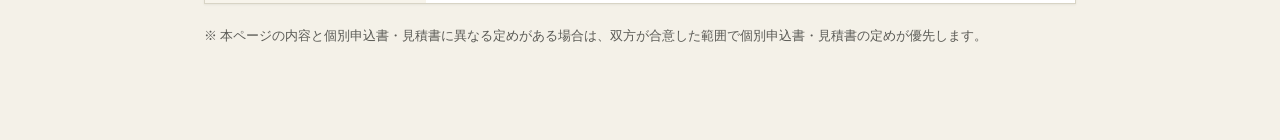
<file: tokusho.html>
<!doctype html>
<html lang="ja">
  <head>
    <meta charset="utf-8">
    <meta name="viewport" content="width=device-width, initial-scale=1">
    <meta name="robots" content="noindex">
    <meta name="description" content="ご縁ガール SNS動画配信サービスに関する特定商取引法に基づく表記です。">
    <title>特定商取引法に基づく表記 | ご縁ガール</title>
    <link rel="stylesheet" href="style.css">
  </head>
  <body class="legal-page">
    <main>
      <a href="index.html" class="back-link" style="display: inline-flex; align-items: center; gap: 10px; margin-bottom: 24px; text-decoration: none;">
        <img src="assets/goen-girl-logo.png?v=2" alt="ご縁ガール" style="height: 40px; object-fit: contain;">
        <span style="font-weight: 700;">← トップへ戻る</span>
      </a>
      <p class="eyebrow">LEGAL INFORMATION</p>
      <h1>特定商取引法に基づく表記</h1>
      <p class="legal-lead">ご縁ガール PR動画制作サービスおよび関連する制作物・グッズのお取引に関する表記です。</p>
      <dl class="legal-details">
        <div><dt>販売事業者</dt><dd>ティーズデリー<!-- {{ 要確認: 登記上の正式な法人名または商号 }} --></dd></div>
        <div><dt>代表者</dt><dd>菊地 孝史</dd></div>
        <div><dt>所在地</dt><dd>栃木県那須塩原市三島3丁目124-26</dd></div>
        <div><dt>電話番号</dt><dd><a href="tel:09010568611">090-1056-8611</a></dd></div>
        <div><dt>メールアドレス</dt><dd><a href="mailto:ts.dely@gmail.com">ts.dely@gmail.com</a></dd></div>
        <div><dt>販売価格・役務の対価</dt><dd>PR動画制作サービス: 月額10,000円（税別 / 税込11,000円）×12ヶ月、総額132,000円（税込）。一括前払い: 110,000円（税込）。キャラクターパネル制作費およびデザイン料: 等身大パネル1枚 150,000円（税別）、SDパネル（50cm）1枚 40,000円（税別）。動画配信オプション（SNS投稿代行）: 1媒体投稿 月5,000円（税別）、2媒体投稿 月8,000円（税別）、4媒体投稿 月15,000円（税別）、初期アカウント連携 初回10,000円（税別）。</dd></div>
        <div><dt>商品代金以外の必要料金</dt><dd>送料、特殊仕様、追加制作、グッズその他の費用は、個別申込書または見積書に定めます。現地撮影、出張、出演者、有料素材、広告出稿その他月額料金に含まれない費用は、内容と金額を事前に提示し、承諾をいただいた場合に限り発生します。グッズの制作費用は別途見積りとなります。</dd></div>
        <div><dt>支払方法</dt><dd>口座振替（口座引き落とし）またはクレジットカード決済</dd></div>
        <div><dt>支払時期</dt><dd>契約開始前までに、選択した決済方法の登録手続きを完了していただきます。決済日その他の手続は、当方または決済事業者の定めるところによります。</dd></div>
        <div><dt>役務の提供時期</dt><dd>PR動画制作サービスは、契約開始日から12ヶ月間、月4本のショート動画を制作・納品します（動画配信オプション利用時はSNSへの投稿代行も実施）。等身大パネル・SDパネル・グッズの仕様、数量、納期および送料は、個別申込書または見積書に定めます。</dd></div>
        <div><dt>契約期間</dt><dd>各設置場所の契約期間は、契約開始日から12ヶ月間です。</dd></div>
        <div><dt>申込みの撤回・中途解約</dt><dd>契約期間中の自己都合による中途解約はできません。やむを得ない事情により当方が中途解約を認めた場合、月払いの未払残額をお支払いいただき、一括前払金は返金いたしません。</dd></div>
        <div><dt>契約満了後の取扱い</dt><dd>事前に解約のお申し出がない場合は、自動更新となります。解約する際は、12ヶ月契約満了の30日前までに管理ページまたは電子メールでお申し出ください。</dd></div>
        <div><dt>契約終了後の取扱い</dt><dd>契約終了後10営業日以内に、当方の指示に従い画像データその他の素材を削除または返還し、パネルその他の導入物を撤去、返還または処分していただきます。方法および費用負担は、個別申込書または別紙に定めます。</dd></div>
      </dl>
      <p class="legal-note">※ 本ページの内容と個別申込書・見積書に異なる定めがある場合は、双方が合意した範囲で個別申込書・見積書の定めが優先します。</p>
    </main>
  </body>
</html>
</file>
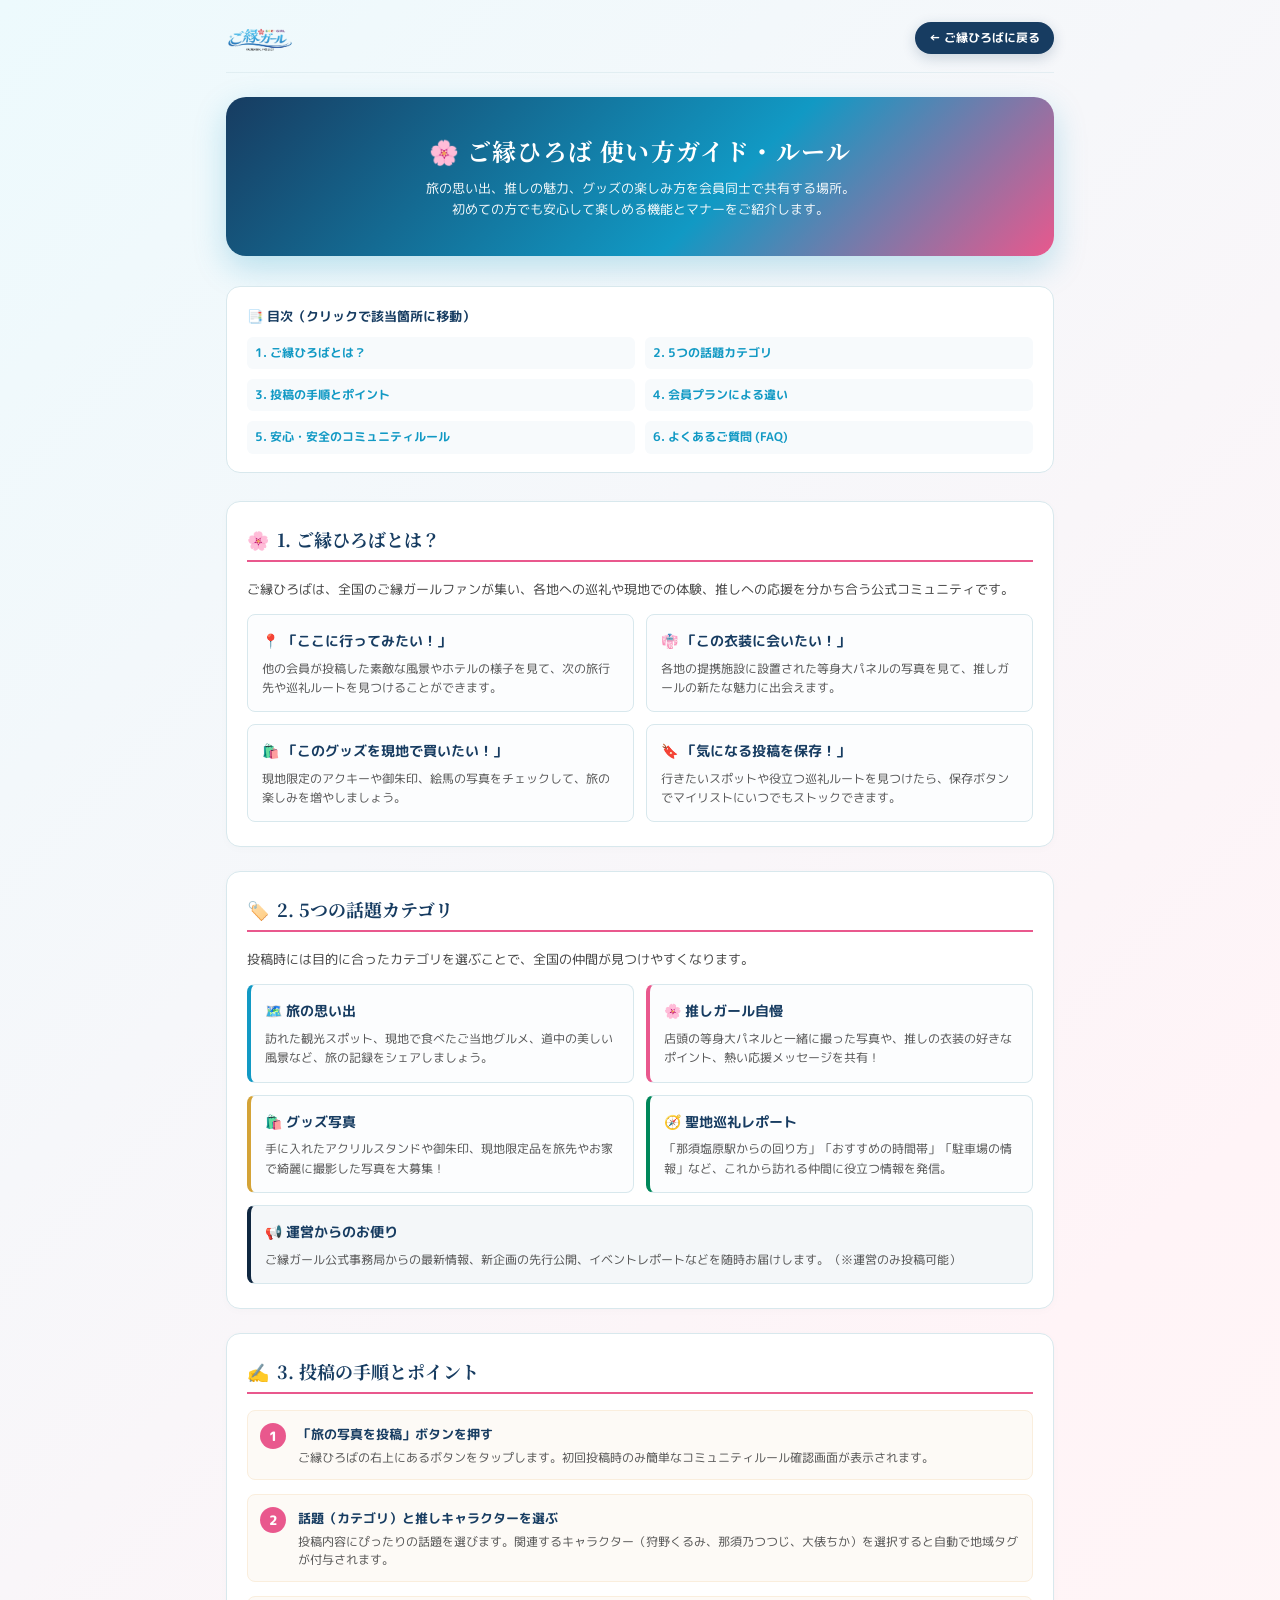
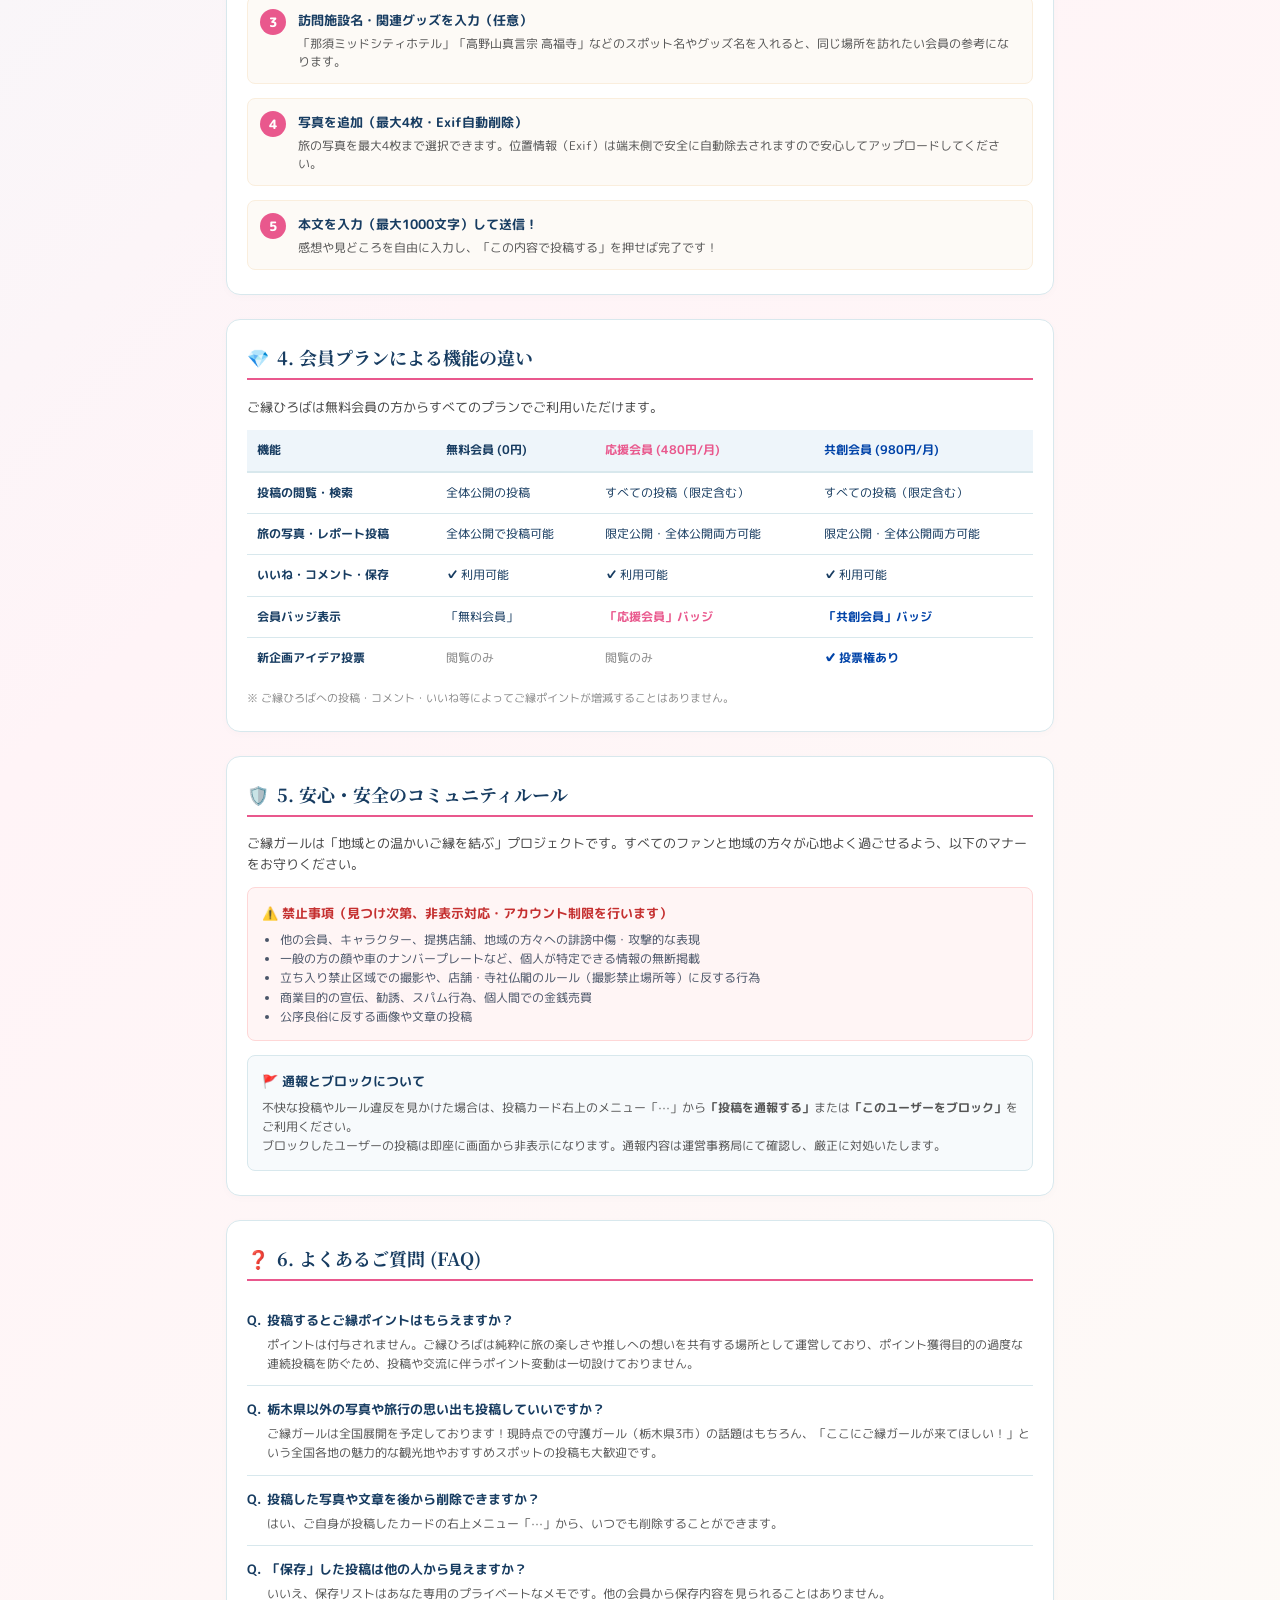
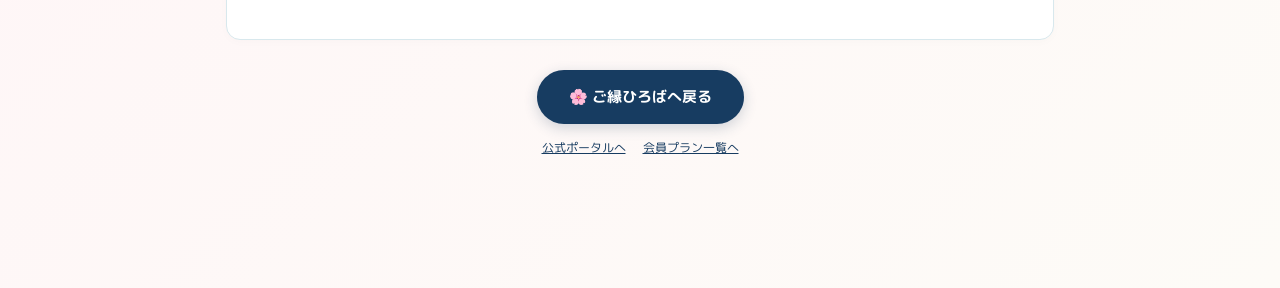
<file: member/hiroba-guide.html>
<!doctype html>
<html lang="ja">
<head>
  <meta charset="UTF-8">
  <meta name="viewport" content="width=device-width, initial-scale=1.0, maximum-scale=1.0, user-scalable=no">
  <title>ご縁ひろば 使い方ガイド・ルール — ご縁ガール公式</title>
  <meta name="description" content="ご縁ガールの会員交流コミュニティ「ご縁ひろば」の使い方ガイド。旅の思い出や推し活、グッズの楽しみ方の共有方法、安心安全なコミュニティルールをご案内します。">
  <link rel="preconnect" href="https://fonts.googleapis.com">
  <link rel="preconnect" href="https://fonts.gstatic.com" crossorigin>
  <link href="https://fonts.googleapis.com/css2?family=M+PLUS+Rounded+1c:wght@400;500;700;800&family=Noto+Serif+JP:wght@600;700&display=swap" rel="stylesheet">
  <link rel="stylesheet" href="member.css">
  <link rel="icon" href="data:image/svg+xml,%3Csvg xmlns='http://www.w3.org/2000/svg' viewBox='0 0 64 64'%3E%3Ctext y='.9em' font-size='54'%3E%E6%A1%9C%3C/text%3E%3C/svg%3E">
  <style>
    .guide-hero {
      background: linear-gradient(135deg, #173c61 0%, #1199c4 60%, #e9588d 100%);
      color: #fff;
      padding: 36px 24px;
      border-radius: var(--radius-lg);
      margin-bottom: 30px;
      text-align: center;
      box-shadow: 0 12px 32px rgba(17, 153, 196, 0.25);
    }
    .guide-hero h1 {
      font: 700 24px var(--font-serif);
      margin-bottom: 10px;
      letter-spacing: 0.05em;
    }
    .guide-hero p {
      font-size: 13px;
      opacity: 0.95;
      line-height: 1.6;
      max-width: 600px;
      margin: 0 auto;
    }
    .guide-nav-box {
      background: #fff;
      border: 1px solid var(--line);
      border-radius: var(--radius-md);
      padding: 18px 20px;
      margin-bottom: 28px;
    }
    .guide-nav-title {
      font-size: 13px;
      font-weight: 700;
      color: var(--navy);
      margin-bottom: 10px;
    }
    .guide-nav-list {
      display: grid;
      grid-template-columns: 1fr 1fr;
      gap: 10px;
      list-style: none;
      padding: 0;
      margin: 0;
    }
    .guide-nav-list a {
      display: flex;
      align-items: center;
      gap: 6px;
      font-size: 12px;
      color: var(--blue);
      text-decoration: none;
      font-weight: 600;
      padding: 6px 8px;
      border-radius: 6px;
      background: #f7fafc;
      transition: all 0.15s;
    }
    .guide-nav-list a:hover {
      background: #e6f6fa;
      color: var(--navy);
    }
    .guide-section {
      background: #fff;
      border: 1px solid var(--line);
      border-radius: var(--radius-md);
      padding: 24px 20px;
      margin-bottom: 24px;
      box-shadow: 0 2px 10px rgba(0,0,0,0.02);
    }
    .guide-section h2 {
      font: 700 18px var(--font-serif);
      color: var(--navy);
      border-bottom: 2px solid var(--pink);
      padding-bottom: 8px;
      margin-bottom: 16px;
      display: flex;
      align-items: center;
      gap: 8px;
    }
    .guide-grid-cards {
      display: grid;
      grid-template-columns: 1fr 1fr;
      gap: 12px;
      margin-top: 14px;
    }
    @media (max-width: 600px) {
      .guide-grid-cards, .guide-nav-list {
        grid-template-columns: 1fr;
      }
    }
    .guide-sub-card {
      background: #fcfdfe;
      border: 1px solid var(--line);
      border-radius: var(--radius-sm);
      padding: 14px;
    }
    .guide-sub-card h3 {
      font-size: 14px;
      font-weight: 700;
      color: var(--navy);
      margin-bottom: 6px;
      display: flex;
      align-items: center;
      gap: 6px;
    }
    .guide-sub-card p {
      font-size: 12px;
      color: #555;
      line-height: 1.6;
      margin: 0;
    }
    .step-flow {
      display: flex;
      flex-direction: column;
      gap: 14px;
      margin-top: 16px;
    }
    .step-item {
      display: flex;
      gap: 12px;
      align-items: flex-start;
      background: #fdfaf6;
      border: 1px solid #faeedd;
      border-radius: 8px;
      padding: 12px;
    }
    .step-num {
      background: var(--pink);
      color: #fff;
      width: 26px;
      height: 26px;
      border-radius: 50%;
      display: flex;
      align-items: center;
      justify-content: center;
      font-size: 13px;
      font-weight: 800;
      flex-shrink: 0;
    }
    .step-body h4 {
      font-size: 13px;
      font-weight: 700;
      color: var(--navy);
      margin-bottom: 4px;
    }
    .step-body p {
      font-size: 12px;
      color: #555;
      line-height: 1.5;
      margin: 0;
    }
    .rule-box-danger {
      background: #fff5f5;
      border: 1px solid #fed7d7;
      border-radius: 8px;
      padding: 14px;
      margin-top: 12px;
    }
    .rule-box-danger h4 {
      color: #c53030;
      font-size: 13px;
      font-weight: 700;
      margin-bottom: 6px;
    }
    .rule-box-danger ul {
      padding-left: 18px;
      font-size: 12px;
      color: #4a5568;
      line-height: 1.6;
    }
    .faq-item {
      border-bottom: 1px solid var(--line);
      padding: 12px 0;
    }
    .faq-item:last-child {
      border-bottom: none;
    }
    .faq-q {
      font-weight: 700;
      font-size: 13px;
      color: var(--navy);
      margin-bottom: 4px;
      display: flex;
      align-items: center;
      gap: 6px;
    }
    .faq-a {
      font-size: 12px;
      color: #555;
      line-height: 1.6;
      padding-left: 20px;
    }
    .btn-return-hiroba {
      display: inline-flex;
      align-items: center;
      justify-content: center;
      gap: 8px;
      background: var(--navy);
      color: #fff;
      padding: 12px 24px;
      border-radius: 999px;
      font-weight: 700;
      font-size: 14px;
      text-decoration: none;
      transition: all 0.2s;
      box-shadow: 0 4px 14px rgba(23, 60, 97, 0.2);
    }
    .btn-return-hiroba:hover {
      background: var(--pink);
      color: #fff;
    }
  </style>
</head>
<body>
  <main class="wrap" style="padding-top: 20px;">
    <!-- Header -->
    <header style="height: auto; padding-bottom: 16px;">
      <a href="./#section-community" class="brand" style="display: flex; align-items: center;">
        <img src="../assets/goen-girl-logo.png" alt="ご縁ガール" style="height: 36px; max-width: 130px; object-fit: contain;">
      </a>
      <a href="./#section-community" class="btn-return-hiroba" style="font-size: 12px; padding: 6px 14px;">
        ← ご縁ひろばに戻る
      </a>
    </header>

    <!-- ヒーロー -->
    <section class="guide-hero">
      <h1>🌸 ご縁ひろば 使い方ガイド・ルール</h1>
      <p>
        旅の思い出、推しの魅力、グッズの楽しみ方を会員同士で共有する場所。<br>
        初めての方でも安心して楽しめる機能とマナーをご紹介します。
      </p>
    </section>

    <!-- 目次 -->
    <nav class="guide-nav-box">
      <div class="guide-nav-title">📑 目次（クリックで該当箇所に移動）</div>
      <ul class="guide-nav-list">
        <li><a href="#about">1. ご縁ひろばとは？</a></li>
        <li><a href="#categories">2. 5つの話題カテゴリ</a></li>
        <li><a href="#how-to-post">3. 投稿の手順とポイント</a></li>
        <li><a href="#plans">4. 会員プランによる違い</a></li>
        <li><a href="#rules">5. 安心・安全のコミュニティルール</a></li>
        <li><a href="#faq">6. よくあるご質問 (FAQ)</a></li>
      </ul>
    </nav>

    <!-- 1. ご縁ひろばとは？ -->
    <section class="guide-section" id="about">
      <h2><span>🌸</span> 1. ご縁ひろばとは？</h2>
      <p style="font-size: 13px; color: #444; line-height: 1.7; margin-bottom: 12px;">
        ご縁ひろばは、全国のご縁ガールファンが集い、各地への巡礼や現地での体験、推しへの応援を分かち合う公式コミュニティです。
      </p>
      <div class="guide-grid-cards">
        <div class="guide-sub-card">
          <h3>📍 「ここに行ってみたい！」</h3>
          <p>他の会員が投稿した素敵な風景やホテルの様子を見て、次の旅行先や巡礼ルートを見つけることができます。</p>
        </div>
        <div class="guide-sub-card">
          <h3>👘 「この衣装に会いたい！」</h3>
          <p>各地の提携施設に設置された等身大パネルの写真を見て、推しガールの新たな魅力に出会えます。</p>
        </div>
        <div class="guide-sub-card">
          <h3>🛍️ 「このグッズを現地で買いたい！」</h3>
          <p>現地限定のアクキーや御朱印、絵馬の写真をチェックして、旅の楽しみを増やしましょう。</p>
        </div>
        <div class="guide-sub-card">
          <h3>🔖 「気になる投稿を保存！」</h3>
          <p>行きたいスポットや役立つ巡礼ルートを見つけたら、保存ボタンでマイリストにいつでもストックできます。</p>
        </div>
      </div>
    </section>

    <!-- 2. 5つの話題カテゴリ -->
    <section class="guide-section" id="categories">
      <h2><span>🏷️</span> 2. 5つの話題カテゴリ</h2>
      <p style="font-size: 13px; color: #444; margin-bottom: 14px;">投稿時には目的に合ったカテゴリを選ぶことで、全国の仲間が見つけやすくなります。</p>
      
      <div class="guide-grid-cards">
        <div class="guide-sub-card" style="border-left: 4px solid #1199c4;">
          <h3>🗺️ 旅の思い出</h3>
          <p>訪れた観光スポット、現地で食べたご当地グルメ、道中の美しい風景など、旅の記録をシェアしましょう。</p>
        </div>
        <div class="guide-sub-card" style="border-left: 4px solid #e9588d;">
          <h3>🌸 推しガール自慢</h3>
          <p>店頭の等身大パネルと一緒に撮った写真や、推しの衣装の好きなポイント、熱い応援メッセージを共有！</p>
        </div>
        <div class="guide-sub-card" style="border-left: 4px solid #d4a337;">
          <h3>🛍️ グッズ写真</h3>
          <p>手に入れたアクリルスタンドや御朱印、現地限定品を旅先やお家で綺麗に撮影した写真を大募集！</p>
        </div>
        <div class="guide-sub-card" style="border-left: 4px solid #00875a;">
          <h3>🧭 聖地巡礼レポート</h3>
          <p>「那須塩原駅からの回り方」「おすすめの時間帯」「駐車場の情報」など、これから訪れる仲間に役立つ情報を発信。</p>
        </div>
      </div>

      <div class="guide-sub-card" style="border-left: 4px solid #0f2740; margin-top: 12px; background: #f4f7f9;">
        <h3>📢 運営からのお便り</h3>
        <p>ご縁ガール公式事務局からの最新情報、新企画の先行公開、イベントレポートなどを随時お届けします。（※運営のみ投稿可能）</p>
      </div>
    </section>

    <!-- 3. 投稿の手順とポイント -->
    <section class="guide-section" id="how-to-post">
      <h2><span>✍️</span> 3. 投稿の手順とポイント</h2>
      <div class="step-flow">
        <div class="step-item">
          <div class="step-num">1</div>
          <div class="step-body">
            <h4>「旅の写真を投稿」ボタンを押す</h4>
            <p>ご縁ひろばの右上にあるボタンをタップします。初回投稿時のみ簡単なコミュニティルール確認画面が表示されます。</p>
          </div>
        </div>
        <div class="step-item">
          <div class="step-num">2</div>
          <div class="step-body">
            <h4>話題（カテゴリ）と推しキャラクターを選ぶ</h4>
            <p>投稿内容にぴったりの話題を選びます。関連するキャラクター（狩野くるみ、那須乃つつじ、大俵ちか）を選択すると自動で地域タグが付与されます。</p>
          </div>
        </div>
        <div class="step-item">
          <div class="step-num">3</div>
          <div class="step-body">
            <h4>訪問施設名・関連グッズを入力（任意）</h4>
            <p>「那須ミッドシティホテル」「高野山真言宗 高福寺」などのスポット名やグッズ名を入れると、同じ場所を訪れたい会員の参考になります。</p>
          </div>
        </div>
        <div class="step-item">
          <div class="step-num">4</div>
          <div class="step-body">
            <h4>写真を追加（最大4枚・Exif自動削除）</h4>
            <p>旅の写真を最大4枚まで選択できます。位置情報（Exif）は端末側で安全に自動除去されますので安心してアップロードしてください。</p>
          </div>
        </div>
        <div class="step-item">
          <div class="step-num">5</div>
          <div class="step-body">
            <h4>本文を入力（最大1000文字）して送信！</h4>
            <p>感想や見どころを自由に入力し、「この内容で投稿する」を押せば完了です！</p>
          </div>
        </div>
      </div>
    </section>

    <!-- 4. 会員プランによる違い -->
    <section class="guide-section" id="plans">
      <h2><span>💎</span> 4. 会員プランによる機能の違い</h2>
      <p style="font-size: 13px; color: #444; margin-bottom: 12px;">ご縁ひろばは無料会員の方からすべてのプランでご利用いただけます。</p>
      
      <div style="overflow-x: auto;">
        <table style="width: 100%; border-collapse: collapse; font-size: 12px; text-align: left;">
          <thead>
            <tr style="background: #eef5fa; border-bottom: 2px solid var(--line);">
              <th style="padding: 10px; font-weight: 700;">機能</th>
              <th style="padding: 10px; font-weight: 700;">無料会員 (0円)</th>
              <th style="padding: 10px; font-weight: 700; color: var(--pink);">応援会員 (480円/月)</th>
              <th style="padding: 10px; font-weight: 700; color: #0043a8;">共創会員 (980円/月)</th>
            </tr>
          </thead>
          <tbody>
            <tr style="border-bottom: 1px solid var(--line);">
              <td style="padding: 10px; font-weight: 600;">投稿の閲覧・検索</td>
              <td style="padding: 10px;">全体公開の投稿</td>
              <td style="padding: 10px;">すべての投稿（限定含む）</td>
              <td style="padding: 10px;">すべての投稿（限定含む）</td>
            </tr>
            <tr style="border-bottom: 1px solid var(--line);">
              <td style="padding: 10px; font-weight: 600;">旅の写真・レポート投稿</td>
              <td style="padding: 10px;">全体公開で投稿可能</td>
              <td style="padding: 10px;">限定公開・全体公開両方可能</td>
              <td style="padding: 10px;">限定公開・全体公開両方可能</td>
            </tr>
            <tr style="border-bottom: 1px solid var(--line);">
              <td style="padding: 10px; font-weight: 600;">いいね・コメント・保存</td>
              <td style="padding: 10px;">✔ 利用可能</td>
              <td style="padding: 10px;">✔ 利用可能</td>
              <td style="padding: 10px;">✔ 利用可能</td>
            </tr>
            <tr style="border-bottom: 1px solid var(--line);">
              <td style="padding: 10px; font-weight: 600;">会員バッジ表示</td>
              <td style="padding: 10px;">「無料会員」</td>
              <td style="padding: 10px; color: var(--pink); font-weight: 700;">「応援会員」バッジ</td>
              <td style="padding: 10px; color: #0043a8; font-weight: 700;">「共創会員」バッジ</td>
            </tr>
            <tr>
              <td style="padding: 10px; font-weight: 600;">新企画アイデア投票</td>
              <td style="padding: 10px; color: #888;">閲覧のみ</td>
              <td style="padding: 10px; color: #888;">閲覧のみ</td>
              <td style="padding: 10px; color: #0043a8; font-weight: 700;">✔ 投票権あり</td>
            </tr>
          </tbody>
        </table>
      </div>
      <div style="font-size: 11px; color: #888; margin-top: 10px;">
        ※ ご縁ひろばへの投稿・コメント・いいね等によってご縁ポイントが増減することはありません。
      </div>
    </section>

    <!-- 5. 安心・安全のコミュニティルール -->
    <section class="guide-section" id="rules">
      <h2><span>🛡️</span> 5. 安心・安全のコミュニティルール</h2>
      <p style="font-size: 13px; color: #444; line-height: 1.6;">
        ご縁ガールは「地域との温かいご縁を結ぶ」プロジェクトです。すべてのファンと地域の方々が心地よく過ごせるよう、以下のマナーをお守りください。
      </p>

      <div class="rule-box-danger">
        <h4>⚠️ 禁止事項（見つけ次第、非表示対応・アカウント制限を行います）</h4>
        <ul>
          <li>他の会員、キャラクター、提携店舗、地域の方々への誹謗中傷・攻撃的な表現</li>
          <li>一般の方の顔や車のナンバープレートなど、個人が特定できる情報の無断掲載</li>
          <li>立ち入り禁止区域での撮影や、店舗・寺社仏閣のルール（撮影禁止場所等）に反する行為</li>
          <li>商業目的の宣伝、勧誘、スパム行為、個人間での金銭売買</li>
          <li>公序良俗に反する画像や文章の投稿</li>
        </ul>
      </div>

      <div style="background: #f7fafc; padding: 14px; border-radius: 8px; border: 1px solid var(--line); margin-top: 14px;">
        <h4 style="font-size: 13px; font-weight: 700; color: var(--navy); margin-bottom: 6px;">🚩 通報とブロックについて</h4>
        <p style="font-size: 12px; color: #555; line-height: 1.6; margin: 0;">
          不快な投稿やルール違反を見かけた場合は、投稿カード右上のメニュー「⋯」から<strong>「投稿を通報する」</strong>または<strong>「このユーザーをブロック」</strong>をご利用ください。<br>
          ブロックしたユーザーの投稿は即座に画面から非表示になります。通報内容は運営事務局にて確認し、厳正に対処いたします。
        </p>
      </div>
    </section>

    <!-- 6. よくあるご質問 (FAQ) -->
    <section class="guide-section" id="faq">
      <h2><span>❓</span> 6. よくあるご質問 (FAQ)</h2>
      
      <div class="faq-item">
        <div class="faq-q"><span>Q.</span> 投稿するとご縁ポイントはもらえますか？</div>
        <div class="faq-a">
          ポイントは付与されません。ご縁ひろばは純粋に旅の楽しさや推しへの想いを共有する場所として運営しており、ポイント獲得目的の過度な連続投稿を防ぐため、投稿や交流に伴うポイント変動は一切設けておりません。
        </div>
      </div>

      <div class="faq-item">
        <div class="faq-q"><span>Q.</span> 栃木県以外の写真や旅行の思い出も投稿していいですか？</div>
        <div class="faq-a">
          ご縁ガールは全国展開を予定しております！現時点での守護ガール（栃木県3市）の話題はもちろん、「ここにご縁ガールが来てほしい！」という全国各地の魅力的な観光地やおすすめスポットの投稿も大歓迎です。
        </div>
      </div>

      <div class="faq-item">
        <div class="faq-q"><span>Q.</span> 投稿した写真や文章を後から削除できますか？</div>
        <div class="faq-a">
          はい、ご自身が投稿したカードの右上メニュー「⋯」から、いつでも削除することができます。
        </div>
      </div>

      <div class="faq-item">
        <div class="faq-q"><span>Q.</span> 「保存」した投稿は他の人から見えますか？</div>
        <div class="faq-a">
          いいえ、保存リストはあなた専用のプライベートなメモです。他の会員から保存内容を見られることはありません。
        </div>
      </div>
    </section>

    <!-- フッター戻るボタン -->
    <div style="text-align: center; margin: 30px 0 50px;">
      <a href="./#section-community" class="btn-return-hiroba" style="font-size: 15px; padding: 14px 32px;">
        🌸 ご縁ひろばへ戻る
      </a>
      <div style="margin-top: 14px; font-size: 12px;">
        <a href="../portal/" style="color: var(--navy); text-decoration: underline; margin-right: 14px;">公式ポータルへ</a>
        <a href="./#section-plans" style="color: var(--navy); text-decoration: underline;">会員プラン一覧へ</a>
      </div>
    </div>
  </main>
</body>
</html>
</file>
<file: join/join.css>
:root {
  --join-pink: #e9588d;
  --join-pink-dark: #c8386f;
  --join-pink-soft: #fff4f8;
  --join-navy: #173c61;
  --join-blue: #1199c4;
  --join-line: #06c755; /* LINE Green */
  --join-line-hover: #05b04b;
  --font-serif: 'Noto Serif JP', 'Yu Mincho', serif;
  --font-sans: 'M PLUS Rounded 1c', 'BIZ UDPGothic', sans-serif;
  --radius-md: 14px;
  --radius-lg: 24px;
  --radius-pill: 9999px;
  --shadow-lg: 0 12px 36px rgba(233, 88, 141, 0.18);
}

* { box-sizing: border-box; margin: 0; padding: 0; }
body {
  font-family: var(--font-sans);
  background: linear-gradient(135deg, #fff7fa 0%, #f0f8fc 100%);
  color: var(--join-navy);
  line-height: 1.8;
  overflow-x: hidden;
}

.join-header {
  height: 70px;
  padding: 0 24px;
  max-width: 1080px;
  margin: 0 auto;
  display: flex;
  align-items: center;
  justify-content: space-between;
}
.join-logo {
  font-family: var(--font-serif);
  font-size: 20px;
  font-weight: 700;
  text-decoration: none;
  color: var(--join-navy);
  display: flex;
  align-items: center;
  gap: 8px;
}
.join-logo span { color: var(--join-pink); }

.join-header-link {
  font-size: 13px;
  font-weight: 700;
  color: var(--join-navy);
  text-decoration: none;
}

/* Hero */
.join-hero {
  max-width: 960px;
  margin: 20px auto 50px;
  padding: 40px 24px;
  text-align: center;
}

.join-eyebrow {
  display: inline-block;
  background: #ffe3ee;
  color: var(--join-pink-dark);
  font-size: 13px;
  font-weight: 800;
  padding: 6px 18px;
  border-radius: var(--radius-pill);
  margin-bottom: 20px;
  letter-spacing: 0.05em;
}

.join-hero-title {
  font-family: var(--font-serif);
  font-size: clamp(32px, 5.5vw, 56px);
  line-height: 1.35;
  margin-bottom: 20px;
  color: var(--join-navy);
}
.join-hero-title mark {
  background: linear-gradient(transparent 60%, #ffd0e3 60%);
  color: inherit;
}

.join-hero-lead {
  font-size: clamp(15px, 2vw, 18px);
  color: #4a637d;
  max-width: 640px;
  margin: 0 auto 36px;
}

/* Hero Visual Banner */
.join-characters-banner {
  display: flex;
  justify-content: center;
  align-items: flex-end;
  gap: 16px;
  margin-bottom: 40px;
}
.banner-char {
  max-height: 260px;
  object-fit: contain;
  filter: drop-shadow(0 8px 16px rgba(23, 60, 97, 0.15));
  transition: transform 0.3s;
}
.banner-char:hover {
  transform: translateY(-8px) scale(1.03);
}

/* CTA Box */
.join-cta-box {
  background: #fff;
  border: 2px solid #ffd0e3;
  border-radius: var(--radius-lg);
  padding: 36px 28px;
  max-width: 580px;
  margin: 0 auto;
  box-shadow: var(--shadow-lg);
}

.join-cta-title {
  font-size: 20px;
  font-weight: 800;
  color: var(--join-navy);
  margin-bottom: 8px;
}
.join-cta-desc {
  font-size: 13px;
  color: #6d849e;
  margin-bottom: 24px;
}

.btn-line-register {
  display: flex;
  align-items: center;
  justify-content: center;
  gap: 12px;
  background: var(--join-line);
  color: #fff;
  text-decoration: none;
  font-size: 17px;
  font-weight: 800;
  padding: 16px 28px;
  border-radius: var(--radius-pill);
  box-shadow: 0 6px 20px rgba(6, 199, 85, 0.35);
  transition: all 0.2s;
  cursor: pointer;
  border: none;
  width: 100%;
}
.btn-line-register:hover {
  background: var(--join-line-hover);
  transform: translateY(-2px);
  box-shadow: 0 8px 24px rgba(6, 199, 85, 0.45);
}

.line-icon-badge {
  width: 28px;
  height: 28px;
  background: #fff;
  color: var(--join-line);
  border-radius: 50%;
  display: grid;
  place-items: center;
  font-weight: 900;
  font-size: 15px;
}

.join-sub-link {
  display: block;
  margin-top: 14px;
  font-size: 12px;
  color: #7b94ad;
  text-decoration: underline;
  cursor: pointer;
}

/* 3 Benefits */
.join-benefits {
  max-width: 960px;
  margin: 60px auto;
  padding: 0 24px;
}
.benefits-title {
  text-align: center;
  font-family: var(--font-serif);
  font-size: 28px;
  margin-bottom: 36px;
}

.benefits-grid {
  display: grid;
  grid-template-columns: repeat(auto-fit, minmax(260px, 1fr));
  gap: 24px;
}

.benefit-card {
  background: #fff;
  border-radius: var(--radius-md);
  padding: 30px 24px;
  box-shadow: 0 4px 16px rgba(23, 60, 97, 0.06);
  border: 1px solid #e2edf2;
  text-align: center;
}
.benefit-icon {
  width: 60px;
  height: 60px;
  border-radius: 50%;
  background: #fff0f6;
  color: var(--join-pink);
  font-size: 26px;
  display: grid;
  place-items: center;
  margin: 0 auto 16px;
}
.benefit-card h3 {
  font-size: 18px;
  margin-bottom: 12px;
}
.benefit-card p {
  font-size: 14px;
  color: #5d758f;
  line-height: 1.7;
}

/* Membership Plans */
.join-plans {
  max-width: 860px;
  margin: 60px auto;
  padding: 0 24px;
}
.plans-grid {
  display: grid;
  grid-template-columns: repeat(auto-fit, minmax(250px, 1fr));
  gap: 20px;
}
.plan-item {
  background: #fff;
  border: 1px solid #dbe6ec;
  border-radius: var(--radius-md);
  padding: 28px;
  display: flex;
  flex-direction: column;
}
.plan-item.highlight {
  border: 2px solid var(--join-pink);
  background: #fffdfd;
  position: relative;
}
.plan-badge {
  position: absolute;
  top: -12px;
  right: 20px;
  background: var(--join-pink);
  color: #fff;
  font-size: 11px;
  font-weight: 800;
  padding: 3px 12px;
  border-radius: var(--radius-pill);
}

.plan-item h4 {
  font-size: 18px;
  margin-bottom: 8px;
}
.plan-price {
  font-size: 26px;
  font-weight: 800;
  color: var(--join-navy);
  margin-bottom: 16px;
}
.plan-price small {
  font-size: 12px;
  font-weight: normal;
  color: #7289a0;
}
.plan-features {
  list-style: none;
  font-size: 13px;
  color: #556f8a;
  display: flex;
  flex-direction: column;
  gap: 10px;
  margin-top: auto;
}
.plan-features li::before {
  content: "✔ ";
  color: var(--join-pink);
  font-weight: 800;
}

/* Footer */
.join-footer {
  text-align: center;
  padding: 40px 24px;
  border-top: 1px solid #e1e9ee;
  margin-top: 60px;
  font-size: 13px;
  color: #7990a6;
}
.join-footer a {
  color: var(--join-navy);
  margin: 0 10px;
  text-decoration: none;
}
.join-footer a:hover {
  text-decoration: underline;
}
</file>
<file: member/member.css>
:root {
  --navy: #173c61;
  --navy-dark: #0f2740;
  --blue: #1199c4;
  --blue-light: #e6f6fa;
  --pink: #e9588d;
  --pink-light: #fff0f5;
  --gold: #d4a337;
  --gold-light: #fff8e8;
  --paper: #fffdf9;
  --line: #d8e8ed;
  --text-muted: #6b8292;
  --font-base: 'M PLUS Rounded 1c', 'Yu Gothic UI', sans-serif;
  --font-serif: 'Noto Serif JP', 'Yu Mincho', serif;
  --radius-sm: 8px;
  --radius-md: 14px;
  --radius-lg: 20px;
  --shadow-card: 0 4px 20px rgba(23, 60, 97, 0.08);
}

* { box-sizing: border-box; margin: 0; padding: 0; }

html, body {
  overflow-x: hidden;
  max-width: 100%;
}

body {
  margin: 0;
  background: linear-gradient(135deg, #edfafd 0%, #fff4f7 50%, #fdfbf7 100%);
  color: var(--navy);
  font-family: var(--font-base);
  min-height: 100vh;
  line-height: 1.7;
}

.wrap {
  width: 100%;
  max-width: 860px;
  min-width: 0;
  margin: auto;
  padding: 0 16px 80px;
  box-sizing: border-box;
}

.dashboard-section {
  width: 100%;
  max-width: 100%;
  min-width: 0;
  box-sizing: border-box;
  margin-bottom: 32px;
}

/* Header */
header {
  height: 76px;
  display: flex;
  align-items: center;
  justify-content: space-between;
  border-bottom: 1px solid rgba(216, 232, 237, 0.6);
  margin-bottom: 24px;
}

.brand {
  font: 700 22px var(--font-serif);
  letter-spacing: 0.1em;
  display: flex;
  align-items: center;
  gap: 6px;
  text-decoration: none;
  color: var(--navy);
}
.brand span { color: var(--pink); }

.header-nav {
  display: flex;
  align-items: center;
  gap: 14px;
}

.header-link {
  font-size: 13px;
  color: var(--navy);
  text-decoration: none;
  font-weight: 700;
}
.header-link:hover {
  color: var(--pink);
}

.btn-header-action {
  background: #fff;
  border: 1px solid var(--line);
  padding: 6px 14px;
  border-radius: 999px;
  font-size: 12px;
  font-weight: 700;
  cursor: pointer;
  color: var(--navy);
}

/* Language Switcher in Member Header */
.member-lang-switcher {
  display: inline-flex;
  align-items: center;
  background: #fff;
  border: 1px solid var(--line);
  border-radius: 999px;
  padding: 2px 4px;
  gap: 2px;
  user-select: none;
}
.member-lang-btn {
  background: transparent;
  border: none;
  color: var(--text-muted);
  padding: 4px 8px;
  border-radius: 999px;
  font-size: 11px;
  font-weight: 800;
  letter-spacing: 0.05em;
  cursor: pointer;
  transition: all 0.2s ease;
  line-height: 1;
}
.member-lang-btn.active {
  background: var(--navy);
  color: #fff;
  box-shadow: 0 2px 6px rgba(23, 60, 97, 0.2);
}
.member-lang-btn:hover:not(.active) {
  color: var(--navy);
  background: rgba(23, 60, 97, 0.05);
}

/* Digital Member Card (デジタル会員証) */
.member-pass {
  background: linear-gradient(130deg, #14597d 0%, #1397bc 55%, #e9588d 100%);
  color: #fff;
  padding: 28px;
  border-radius: var(--radius-lg);
  box-shadow: 0 16px 36px rgba(17, 153, 196, 0.28);
  position: relative;
  overflow: hidden;
  margin-bottom: 28px;
  transition: all 0.3s;
}

.member-pass.theme-tsutsuji {
  background: linear-gradient(130deg, #8a1f49 0%, #cf3d75 55%, #f79fc2 100%);
}
.member-pass.theme-milk {
  background: linear-gradient(130deg, #0e5b7a 0%, #1199c4 55%, #88dcf5 100%);
}
.member-pass.theme-chika {
  background: linear-gradient(130deg, #7a2211 0%, #c84127 55%, #fca492 100%);
}

.member-pass::after {
  content: 'GOEN';
  position: absolute;
  right: -10px;
  bottom: -30px;
  font: bold 100px Georgia, serif;
  opacity: 0.12;
  pointer-events: none;
}

.pass-top-row {
  display: flex;
  justify-content: space-between;
  align-items: flex-start;
}

.pass-badge {
  display: inline-flex;
  align-items: center;
  gap: 6px;
  background: rgba(255, 255, 255, 0.22);
  backdrop-filter: blur(4px);
  padding: 4px 12px;
  border-radius: 999px;
  font-size: 11px;
  font-weight: 800;
  letter-spacing: 0.08em;
}

.pass-id {
  font-family: monospace;
  font-size: 13px;
  opacity: 0.9;
}

.pass-middle-row {
  display: flex;
  justify-content: space-between;
  align-items: center;
  margin: 20px 0 16px;
}

.pass-user-info h2 {
  font: 700 26px var(--font-serif);
  margin-bottom: 4px;
}
.pass-user-oshi {
  font-size: 13px;
  opacity: 0.95;
}

.pass-character-thumb {
  width: 72px;
  height: 72px;
  border-radius: 50%;
  background: #fff;
  border: 3px solid rgba(255, 255, 255, 0.8);
  object-fit: cover;
  box-shadow: 0 4px 12px rgba(0,0,0,0.2);
}

.pass-bottom-row {
  border-top: 1px solid rgba(255, 255, 255, 0.25);
  padding-top: 14px;
  display: flex;
  justify-content: space-between;
  align-items: flex-end;
}

.pass-points {
  font-size: 13px;
}
.pass-points b {
  font: 800 42px Georgia, sans-serif;
  margin-right: 6px;
  line-height: 1;
}

.pass-change-oshi-btn {
  background: rgba(255, 255, 255, 0.25);
  border: none;
  color: #fff;
  font-size: 11px;
  font-weight: 700;
  padding: 6px 14px;
  border-radius: 999px;
  cursor: pointer;
  backdrop-filter: blur(4px);
}
.pass-change-oshi-btn:hover {
  background: rgba(255, 255, 255, 0.35);
}

/* Tabs */
.tabs {
  display: grid;
  grid-template-columns: repeat(4, 1fr);
  gap: 8px;
  margin-bottom: 20px;
}

.tab-btn {
  border: 1px solid var(--line);
  background: #fff;
  border-radius: var(--radius-sm);
  padding: 12px 6px;
  font-size: 13px;
  color: var(--navy);
  font-weight: 700;
  cursor: pointer;
  text-align: center;
  transition: all 0.2s;
}

.tab-btn:hover {
  background: #f4fbfd;
}

.tab-btn.active {
  background: var(--navy);
  color: #fff;
  border-color: var(--navy);
}

/* Panels */
.panel {
  background: var(--paper);
  border: 1px solid var(--line);
  border-radius: var(--radius-lg);
  padding: 28px;
  box-shadow: var(--shadow-card);
}
.panel[hidden] {
  display: none;
}

.panel-header-title {
  font: 700 22px var(--font-serif);
  margin-bottom: 8px;
  display: flex;
  align-items: center;
  gap: 8px;
}

.panel-desc {
  font-size: 14px;
  color: var(--text-muted);
  margin-bottom: 20px;
}

/* Checkin Area */
.checkin-action-card {
  background: #fff;
  border: 2px dashed #b9dce6;
  border-radius: var(--radius-md);
  padding: 24px;
  text-align: center;
  margin-bottom: 24px;
}

.btn-primary {
  display: inline-flex;
  align-items: center;
  justify-content: center;
  gap: 8px;
  width: 100%;
  max-width: 360px;
  border: 0;
  border-radius: 999px;
  background: var(--pink);
  padding: 16px 28px;
  color: #fff;
  font-size: 16px;
  font-weight: 800;
  cursor: pointer;
  box-shadow: 0 6px 18px rgba(233, 88, 141, 0.35);
  transition: transform 0.2s, background 0.2s;
}
.btn-primary:hover {
  transform: translateY(-2px);
  background: #d8457b;
}

.btn-secondary {
  display: inline-flex;
  align-items: center;
  justify-content: center;
  gap: 8px;
  padding: 10px 18px;
  border-radius: 999px;
  border: 1px solid var(--line);
  background: #fff;
  color: var(--navy);
  font-size: 13px;
  font-weight: 700;
  cursor: pointer;
}
.btn-secondary:hover {
  background: #f5fafc;
}

.checkin-demo-selector {
  margin-top: 16px;
  padding-top: 16px;
  border-top: 1px solid var(--line);
  font-size: 13px;
  color: #555;
}

.camera-box {
  display: none;
  margin-top: 20px;
  border-radius: var(--radius-md);
  overflow: hidden;
  background: #102a45;
  text-align: center;
  position: relative;
}

.camera-box video {
  width: 100%;
  max-height: 280px;
  object-fit: cover;
  display: block;
}

.camera-overlay-target {
  position: absolute;
  top: 50%;
  left: 50%;
  transform: translate(-50%, -50%);
  width: 180px;
  height: 200px;
  border: 2px dashed #00ffd5;
  border-radius: 12px;
  pointer-events: none;
}

.camera-controls {
  padding: 14px;
  background: rgba(16, 42, 69, 0.95);
  display: flex;
  gap: 10px;
  justify-content: center;
}

.notice {
  background: #eff9fb;
  color: #2b617a;
  border-radius: var(--radius-sm);
  padding: 14px;
  margin-top: 16px;
  font-size: 13px;
  line-height: 1.7;
}
.notice.success {
  background: #e3fcef;
  color: #006644;
  font-weight: 700;
}

/* Stamps Grid (ご縁スタンプ帳) */
.stamps-grid {
  display: grid;
  grid-template-columns: repeat(auto-fill, minmax(220px, 1fr));
  gap: 16px;
  margin-top: 16px;
}

.stamp-slot {
  background: #fff;
  border: 1px solid var(--line);
  border-radius: var(--radius-md);
  padding: 16px;
  text-align: center;
  display: flex;
  flex-direction: column;
  align-items: center;
  position: relative;
}

.stamp-mark {
  width: 64px;
  height: 64px;
  border-radius: 50%;
  border: 2px dashed #b9dce6;
  display: grid;
  place-items: center;
  font-size: 24px;
  margin-bottom: 10px;
  color: #8da4b0;
}

.stamp-slot.stamped .stamp-mark {
  border: 2px solid #c8386f;
  background: #ffe3ee;
  color: #c8386f;
  font-weight: 900;
  transform: rotate(-10deg);
}

.stamp-spot-name {
  font-size: 14px;
  font-weight: 700;
  color: var(--navy);
}
.stamp-date {
  font-size: 11px;
  color: var(--text-muted);
  margin-top: 4px;
}

/* Media Players (ボイス & 壁紙) */
.media-grid {
  display: grid;
  grid-template-columns: repeat(auto-fit, minmax(240px, 1fr));
  gap: 16px;
  margin-top: 16px;
}

.media-item-card {
  background: #fff;
  border: 1px solid var(--line);
  border-radius: var(--radius-md);
  padding: 16px;
  display: flex;
  flex-direction: column;
}

.media-item-card.locked {
  opacity: 0.6;
  background: #f9fbfd;
}

.media-item-title {
  font-size: 14px;
  font-weight: 700;
  margin-bottom: 6px;
}
.media-item-desc {
  font-size: 12px;
  color: var(--text-muted);
  margin-bottom: 12px;
}

/* Shop (ポイント交換所) */
.shop-grid {
  display: grid;
  grid-template-columns: repeat(auto-fill, minmax(240px, 1fr));
  gap: 16px;
  margin-top: 16px;
}

.shop-card {
  background: #fff;
  border: 1px solid var(--line);
  border-radius: var(--radius-md);
  padding: 20px;
  display: flex;
  flex-direction: column;
  justify-content: space-between;
}

.shop-card-cost {
  font-size: 18px;
  font-weight: 800;
  color: #b8860b;
  margin: 8px 0 12px;
}

/* History List */
.history-list {
  list-style: none;
  border-top: 1px solid var(--line);
}
.history-item {
  padding: 14px 0;
  border-bottom: 1px solid var(--line);
  display: flex;
  justify-content: space-between;
  font-size: 13px;
}
.history-pts {
  font-weight: 700;
  color: var(--blue);
}
.history-pts.plus { color: #00875a; }
.history-pts.minus { color: #de350b; }

/* Camera & Recognition */
.camera-box {
  background: #fff;
  border: 1px solid var(--line);
  border-radius: var(--radius-md);
  padding: 16px;
  box-shadow: 0 4px 16px rgba(0, 0, 0, 0.08);
}

.camera-overlay-target {
  position: absolute;
  top: 15%;
  left: 15%;
  right: 15%;
  bottom: 15%;
  border: 2px dashed #e9588d;
  border-radius: 12px;
  pointer-events: none;
  box-shadow: 0 0 0 9999px rgba(0, 0, 0, 0.45);
}

.camera-overlay-target::before,
.camera-overlay-target::after {
  content: "";
  position: absolute;
  width: 20px;
  height: 20px;
  border-color: #fff;
  border-style: solid;
}
.camera-overlay-target::before {
  top: -2px;
  left: -2px;
  border-width: 3px 0 0 3px;
}
.camera-overlay-target::after {
  bottom: -2px;
  right: -2px;
  border-width: 0 3px 3px 0;
}

.scan-laser {
  position: absolute;
  left: 0;
  right: 0;
  height: 3px;
  background: linear-gradient(90deg, transparent, #e9588d, #fff, #e9588d, transparent);
  box-shadow: 0 0 12px #e9588d;
  top: 0;
  animation: scanMove 2.5s ease-in-out infinite alternate;
}

@keyframes scanMove {
  0% { top: 5%; }
  100% { top: 95%; }
}

.notice.success {
  background: #e3fcef;
  border-color: #abf5d1;
  color: #006644;
  font-weight: 700;
}
.notice.error {
  background: #ffebe6;
  border-color: #ffbdad;
  color: #bf2600;
  font-weight: 700;
}

/* Responsive & Sticky Tabs for Smooth Mobile UX */
@media (max-width: 600px) {
  .member-pass { 
    padding: 16px; 
    margin-bottom: 14px;
  }
  .pass-character-thumb {
    width: 52px;
    height: 52px;
  }
  .pass-points b { font-size: 26px; }
}

/* =========================================
   Dashboard Sections & New Components
   ========================================= */
.dashboard-section {
  background: var(--paper);
  border: 1px solid var(--line);
  border-radius: var(--radius-lg);
  padding: 24px;
  box-shadow: var(--shadow-card);
  margin-bottom: 24px;
}

.section-head {
  display: flex;
  justify-content: space-between;
  align-items: center;
  margin-bottom: 16px;
  gap: 10px;
}

.section-title {
  font: 700 18px var(--font-serif);
  color: var(--navy);
  margin: 0;
}

.section-desc {
  font-size: 12px;
  color: var(--text-muted);
  margin: 2px 0 0;
}

/* Plan Badges & Tags */
.plan-pill {
  background: #e6f6fa;
  color: #0b7294;
  font-size: 11px;
  font-weight: 800;
  padding: 4px 10px;
  border-radius: 999px;
  border: 1px solid #bce6f2;
}

.pass-plan-tag {
  background: rgba(0, 0, 0, 0.25);
  color: #fff;
  font-size: 11px;
  font-weight: 700;
  padding: 3px 10px;
  border-radius: 999px;
}

.pass-stats-row {
  display: flex;
  gap: 12px;
  font-size: 11px;
  margin-top: 6px;
  opacity: 0.95;
}

.pass-stat-item b {
  font-size: 13px;
  color: #ffe699;
}

.pass-btn-sub {
  background: rgba(255, 255, 255, 0.95);
  color: var(--navy);
  border: none;
  font-size: 11px;
  font-weight: 800;
  padding: 6px 12px;
  border-radius: 999px;
  cursor: pointer;
  box-shadow: 0 2px 8px rgba(0,0,0,0.15);
}

/* Oshi News Section */
.oshi-card {
  background: linear-gradient(135deg, #fff9fa 0%, #fff 100%);
  border: 1px solid #ffd4e3;
  border-radius: var(--radius-md);
  padding: 16px;
}

.oshi-speech-bubble {
  position: relative;
  background: #fff;
  border: 1px solid #ffccd8;
  border-radius: 12px;
  padding: 12px 16px;
  font-size: 14px;
  font-weight: 600;
  color: #b01b4c;
  line-height: 1.6;
  margin-bottom: 10px;
}

.oshi-sub-info {
  font-size: 12px;
  color: #555;
  display: flex;
  align-items: center;
  gap: 8px;
}

.oshi-tag {
  background: var(--pink);
  color: #fff;
  font-size: 10px;
  font-weight: 800;
  padding: 2px 8px;
  border-radius: 4px;
}

/* Checkin Hero */
.checkin-hero-card {
  text-align: center;
  padding: 6px 0;
}

.checkin-hero-content {
  display: flex;
  align-items: center;
  gap: 14px;
  text-align: left;
  margin-bottom: 16px;
}

.checkin-icon {
  font-size: 36px;
  background: var(--blue-light);
  width: 56px;
  height: 56px;
  border-radius: 50%;
  display: flex;
  align-items: center;
  justify-content: center;
  flex-shrink: 0;
}

.btn-checkin-main {
  width: 100%;
  padding: 16px;
  font-size: 16px;
  font-weight: 800;
  color: #fff;
  background: linear-gradient(135deg, #1199c4 0%, #0d7ea2 100%);
  border: none;
  border-radius: var(--radius-md);
  box-shadow: 0 6px 20px rgba(17, 153, 196, 0.35);
  cursor: pointer;
  transition: transform 0.15s;
}
.btn-checkin-main:active {
  transform: scale(0.98);
}

.checkin-test-bar {
  margin-top: 14px;
  background: #faf8f5;
  border: 1px dashed #d1c7b7;
  padding: 10px 14px;
  border-radius: 8px;
  text-align: left;
}

.form-select-sm {
  width: 100%;
  padding: 6px 10px;
  border-radius: 6px;
  border: 1px solid var(--line);
  font-size: 12px;
}

/* Stats Grid 3 */
.stats-grid-3 {
  display: grid;
  grid-template-columns: repeat(3, 1fr);
  gap: 12px;
}

.stat-card {
  background: #fff;
  border: 1px solid var(--line);
  border-radius: var(--radius-sm);
  padding: 14px;
  text-align: center;
}

.stat-label {
  font-size: 11px;
  color: var(--text-muted);
  margin-bottom: 4px;
}

.stat-value {
  font-size: 24px;
  font-weight: 800;
  color: var(--navy);
  line-height: 1.1;
}

.stat-value .unit {
  font-size: 12px;
  font-weight: 500;
}

.stat-sub {
  font-size: 10px;
  color: #b8860b;
  margin-top: 4px;
}

/* Titles Grid */
.titles-grid {
  display: grid;
  grid-template-columns: repeat(auto-fill, minmax(180px, 1fr));
  gap: 10px;
}

.title-card {
  border: 1px solid var(--line);
  border-radius: 8px;
  padding: 10px;
  background: #fff;
  display: flex;
  align-items: flex-start;
  gap: 8px;
}

.title-card.achieved {
  border-color: #ffd478;
  background: #fffdf5;
}

.title-icon {
  font-size: 20px;
}

.title-name {
  font-size: 12px;
  font-weight: 700;
  margin-bottom: 2px;
}

.title-desc {
  font-size: 10px;
  color: var(--text-muted);
  line-height: 1.3;
}

/* Next Destinations Scroll */
.destinations-scroll {
  display: grid;
  grid-template-columns: repeat(auto-fill, minmax(220px, 1fr));
  gap: 14px;
}

.dest-card {
  background: #fff;
  border: 1px solid var(--line);
  border-radius: var(--radius-md);
  overflow: hidden;
  display: flex;
  flex-direction: column;
}

.dest-thumb {
  width: 100%;
  height: 110px;
  object-fit: cover;
  background: #f0f4f7;
}

.dest-body {
  padding: 12px;
  flex: 1;
  display: flex;
  flex-direction: column;
  justify-content: space-between;
}

.dest-title {
  font-size: 14px;
  font-weight: 700;
  margin-bottom: 4px;
}

.dest-meta {
  font-size: 11px;
  color: var(--text-muted);
  margin-bottom: 8px;
}

/* Filter Bar */
.stamp-filter-bar {
  display: flex;
  gap: 8px;
  margin-bottom: 14px;
  flex-wrap: wrap;
}

.filter-select {
  padding: 8px 12px;
  border: 1px solid var(--line);
  border-radius: 8px;
  font-size: 12px;
  background: #fff;
  flex: 1;
  min-width: 130px;
}

/* Goods Tabs */
.goods-tabs {
  display: flex;
  gap: 6px;
  margin-bottom: 14px;
  border-bottom: 1px solid var(--line);
  padding-bottom: 6px;
  overflow-x: auto;
}

.goods-tab-btn {
  background: none;
  border: none;
  padding: 6px 12px;
  font-size: 12px;
  font-weight: 700;
  color: var(--text-muted);
  cursor: pointer;
  white-space: nowrap;
  border-radius: 6px;
}

.goods-tab-btn.active {
  background: var(--navy);
  color: #fff;
}

.goods-list-grid {
  display: grid;
  grid-template-columns: repeat(auto-fill, minmax(230px, 1fr));
  gap: 14px;
}

.goods-card {
  background: #fff;
  border: 1px solid var(--line);
  border-radius: var(--radius-md);
  padding: 12px;
  display: flex;
  flex-direction: column;
  justify-content: space-between;
}

.goods-header {
  display: flex;
  gap: 10px;
}

.goods-thumb {
  width: 60px;
  height: 60px;
  object-fit: contain;
  background: #f9f9f9;
  border-radius: 6px;
}

.goods-info {
  flex: 1;
}

.goods-name {
  font-size: 13px;
  font-weight: 700;
  line-height: 1.3;
}

.goods-price {
  font-size: 14px;
  font-weight: 800;
  color: #b01b4c;
  margin-top: 4px;
}

.goods-action-row {
  display: flex;
  gap: 6px;
  margin-top: 10px;
}

.btn-toggle-collect {
  flex: 1;
  padding: 6px;
  font-size: 11px;
  font-weight: 700;
  border: 1px solid var(--line);
  background: #fff;
  border-radius: 6px;
  cursor: pointer;
}
.btn-toggle-collect.active {
  background: #fff0f5;
  border-color: var(--pink);
  color: var(--pink);
}

.btn-reserve-goods {
  width: 100%;
  margin-top: 6px;
  padding: 8px;
  font-size: 11px;
  font-weight: 700;
  background: #0052cc;
  color: #fff;
  border: none;
  border-radius: 6px;
  cursor: pointer;
}

/* Community Tag Chips & Stream */
.tag-filter-row {
  display: flex;
  gap: 6px;
  overflow-x: auto;
  padding-bottom: 6px;
  margin-bottom: 14px;
}

.tag-chip {
  background: #fff;
  border: 1px solid var(--line);
  padding: 4px 10px;
  border-radius: 999px;
  font-size: 11px;
  color: var(--navy);
  white-space: nowrap;
  cursor: pointer;
}

.tag-chip.active {
  background: var(--navy);
  color: #fff;
  border-color: var(--navy);
}

.posts-stream {
  display: flex;
  flex-direction: column;
  gap: 12px;
}

.post-card {
  background: #fff;
  border: 1px solid var(--line);
  border-radius: var(--radius-md);
  padding: 14px;
}

.post-header {
  display: flex;
  justify-content: space-between;
  align-items: center;
  font-size: 12px;
  margin-bottom: 8px;
}

.post-user {
  font-weight: 700;
  color: var(--navy);
}

.post-meta {
  color: var(--text-muted);
  font-size: 11px;
}

.post-body {
  font-size: 13px;
  line-height: 1.5;
  margin-bottom: 8px;
}

.post-tags {
  display: flex;
  gap: 6px;
  font-size: 11px;
  color: var(--blue);
  margin-bottom: 8px;
}

.post-actions {
  display: flex;
  gap: 14px;
  font-size: 12px;
  color: var(--text-muted);
}

.btn-post-like {
  background: none;
  border: none;
  cursor: pointer;
  font-size: 12px;
  display: flex;
  align-items: center;
  gap: 4px;
}

/* Vote Box */
.vote-box {
  background: #f7faff;
  border: 1px solid #cfe0fc;
  border-radius: var(--radius-md);
  padding: 16px;
}

.vote-option-card {
  background: #fff;
  border: 1px solid #dce7f9;
  border-radius: 8px;
  padding: 10px 14px;
  margin-bottom: 8px;
  display: flex;
  justify-content: space-between;
  align-items: center;
}

.btn-vote {
  padding: 6px 12px;
  font-size: 11px;
  font-weight: 700;
  background: #0052cc;
  color: #fff;
  border: none;
  border-radius: 6px;
  cursor: pointer;
}

/* Plans Comparison */
.plans-comparison-grid {
  display: grid;
  grid-template-columns: repeat(auto-fit, minmax(230px, 1fr));
  gap: 16px;
}

.plan-card {
  background: #fff;
  border: 1px solid var(--line);
  border-radius: var(--radius-md);
  padding: 20px;
  display: flex;
  flex-direction: column;
  justify-content: space-between;
  position: relative;
}

.plan-card.highlight {
  border-color: #ffd07d;
  box-shadow: 0 4px 16px rgba(212, 163, 55, 0.2);
}

.plan-card.special {
  border-color: #0052cc;
  background: #f8fbff;
}

.plan-badge-rec {
  position: absolute;
  top: -10px;
  right: 14px;
  background: #e9588d;
  color: #fff;
  font-size: 10px;
  font-weight: 800;
  padding: 2px 8px;
  border-radius: 999px;
}

.plan-head {
  border-bottom: 1px solid var(--line);
  padding-bottom: 12px;
  margin-bottom: 12px;
}

.plan-name {
  font-size: 16px;
  font-weight: 800;
  margin: 0;
}

.plan-price {
  font-size: 22px;
  font-weight: 800;
  color: var(--navy);
  margin-top: 4px;
}

.plan-features {
  list-style: none;
  font-size: 12px;
  color: #555;
  display: flex;
  flex-direction: column;
  gap: 8px;
  margin-bottom: 16px;
}

.btn-plan-select {
  width: 100%;
  padding: 10px;
  font-size: 13px;
  font-weight: 700;
  border-radius: 8px;
  cursor: pointer;
}

/* Bottom Fixed Nav */
.bottom-nav {
  position: fixed;
  bottom: 0;
  left: 0;
  width: 100%;
  height: 60px;
  background: rgba(255, 255, 255, 0.98);
  backdrop-filter: blur(12px);
  -webkit-backdrop-filter: blur(12px);
  border-top: 1px solid var(--line);
  display: flex;
  justify-content: space-around;
  align-items: center;
  z-index: 999;
  box-shadow: 0 -4px 16px rgba(0, 0, 0, 0.06);
}

.bottom-nav-item {
  background: none;
  border: none;
  display: flex;
  flex-direction: column;
  align-items: center;
  justify-content: center;
  color: var(--text-muted);
  cursor: pointer;
  padding: 6px;
  flex: 1;
}

.bottom-nav-item.active {
  color: var(--pink);
}

.bottom-nav-item .nav-icon {
  font-size: 18px;
  line-height: 1;
}

.bottom-nav-item .nav-text {
  font-size: 10px;
  font-weight: 700;
  margin-top: 2px;
}

/* Modals */
.custom-modal {
  position: fixed;
  top: 0;
  left: 0;
  width: 100vw;
  height: 100vh;
  z-index: 10000;
  display: grid;
  place-items: center;
  padding: 16px;
}

.modal-backdrop {
  position: absolute;
  top: 0;
  left: 0;
  width: 100%;
  height: 100%;
  background: rgba(15, 39, 64, 0.65);
  backdrop-filter: blur(4px);
}

.modal-dialog {
  position: relative;
  z-index: 1;
  max-width: 440px;
  width: 100%;
  max-height: 90vh;
  overflow-y: auto;
}

.modal-inner-card {
  background: #fff;
  border-radius: var(--radius-lg);
  padding: 22px;
  box-shadow: 0 16px 40px rgba(0, 0, 0, 0.3);
}

.btn-close-modal {
  background: none;
  border: none;
  font-size: 22px;
  cursor: pointer;
  color: #777;
}

/* Checkin Complete Card (要件8) */
.checkin-complete-card {
  background: #fff;
  border-radius: var(--radius-lg);
  padding: 26px 20px;
  text-align: center;
  box-shadow: 0 16px 40px rgba(0, 0, 0, 0.3);
}

.complete-badge-ring {
  width: 60px;
  height: 60px;
  border-radius: 50%;
  background: #fff0f5;
  color: var(--pink);
  font-size: 32px;
  display: inline-flex;
  align-items: center;
  justify-content: center;
  margin-bottom: 12px;
  box-shadow: 0 4px 14px rgba(233, 88, 141, 0.25);
}

.complete-title {
  font: 700 18px var(--font-serif);
  color: var(--navy);
  margin-bottom: 6px;
}

.complete-pts {
  font-size: 16px;
  font-weight: 800;
  color: #00875a;
  margin-bottom: 4px;
}

.complete-desc {
  font-size: 12px;
  color: var(--text-muted);
  margin-bottom: 18px;
}

.complete-actions-grid {
  display: grid;
  grid-template-columns: 1fr 1fr;
  gap: 10px;
  margin-bottom: 18px;
}

.btn-action-tile {
  background: #f7fafc;
  border: 1px solid var(--line);
  border-radius: var(--radius-sm);
  padding: 12px 8px;
  display: flex;
  flex-direction: column;
  align-items: center;
  gap: 6px;
  cursor: pointer;
  transition: all 0.15s;
}
.btn-action-tile:hover {
  background: #eef5fb;
  border-color: #bce0fd;
}

.btn-action-tile .tile-icon {
  font-size: 22px;
}

.btn-action-tile .tile-text {
  font-size: 11px;
  font-weight: 700;
  color: var(--navy);
  line-height: 1.3;
}

.btn-modal-close {
  width: 100%;
  padding: 10px;
  background: #eee;
  border: none;
  border-radius: 8px;
  font-weight: 700;
  cursor: pointer;
}

/* Forms */
.form-group {
  margin-bottom: 12px;
}

.form-label {
  display: block;
  font-size: 12px;
  font-weight: 700;
  margin-bottom: 4px;
}

.form-input, .form-textarea {
  width: 100%;
  padding: 8px 12px;
  border: 1px solid var(--line);
  border-radius: 6px;
  font-size: 13px;
  font-family: inherit;
}

/* ==========================================================================
   ご縁ひろば (Member Community) Styles
   ========================================================================== */

/* ウェルカムバナー */
.hiroba-welcome-banner {
  background: linear-gradient(135deg, #fff7fa 0%, #f0f7fc 100%);
  border: 1px solid #ffd8e6;
  border-radius: var(--radius-md);
  padding: 14px 18px;
  display: flex;
  align-items: center;
  gap: 14px;
  margin-bottom: 18px;
  box-shadow: 0 4px 12px rgba(233, 88, 141, 0.06);
}

.hiroba-banner-icon {
  font-size: 28px;
  width: 44px;
  height: 44px;
  background: #fff;
  border-radius: 50%;
  display: flex;
  align-items: center;
  justify-content: center;
  box-shadow: 0 2px 8px rgba(0,0,0,0.06);
  flex-shrink: 0;
}

.hiroba-banner-text strong {
  display: block;
  font-size: 13px;
  color: var(--navy);
  margin-bottom: 2px;
}

.hiroba-banner-text p {
  font-size: 12px;
  color: #555;
  margin: 0;
  line-height: 1.5;
}

/* 話題（カテゴリ）タブバー */
.hiroba-categories-bar {
  display: flex;
  gap: 8px;
  overflow-x: auto;
  -webkit-overflow-scrolling: touch;
  padding-bottom: 8px;
  margin-bottom: 12px;
  scrollbar-width: thin;
  width: 100%;
  max-width: 100%;
  min-width: 0;
  box-sizing: border-box;
}

.hiroba-categories-bar::-webkit-scrollbar {
  height: 4px;
}

.hiroba-categories-bar::-webkit-scrollbar-thumb {
  background: #d8e8ed;
  border-radius: 4px;
}

.hiroba-cat-chip {
  background: #fff;
  border: 1px solid var(--line);
  border-radius: 999px;
  padding: 6px 14px;
  font-size: 12px;
  font-weight: 700;
  color: var(--navy);
  cursor: pointer;
  white-space: nowrap;
  transition: all 0.18s ease;
  display: inline-flex;
  align-items: center;
  gap: 4px;
  flex-shrink: 0;
}

.hiroba-cat-chip:hover {
  background: #f0f7fb;
  border-color: #bce0fd;
}

.hiroba-cat-chip.active {
  background: var(--navy);
  color: #fff;
  border-color: var(--navy);
  box-shadow: 0 3px 10px rgba(23, 60, 97, 0.2);
}

/* サブ絞り込みバー */
.hiroba-sub-filter-bar {
  display: flex;
  justify-content: space-between;
  align-items: center;
  gap: 10px;
  margin-bottom: 18px;
  flex-wrap: wrap;
  background: #fff;
  padding: 10px 14px;
  border-radius: var(--radius-sm);
  border: 1px solid var(--line);
  width: 100%;
  max-width: 100%;
  min-width: 0;
  box-sizing: border-box;
}

.btn-saved-filter {
  cursor: pointer;
  transition: all 0.15s;
}

.btn-saved-filter.active {
  background: #fff0f5 !important;
  color: var(--pink) !important;
  border-color: var(--pink) !important;
  font-weight: 700;
}

/* 投稿ストリーム */
.hiroba-posts-stream {
  display: flex;
  flex-direction: column;
  gap: 16px;
}

/* 投稿カード */
.hiroba-card {
  background: #fff;
  border-radius: var(--radius-md);
  border: 1px solid var(--line);
  padding: 18px 20px;
  box-shadow: 0 4px 16px rgba(23, 60, 97, 0.04);
  transition: transform 0.2s ease, box-shadow 0.2s ease;
}

.hiroba-card:hover {
  box-shadow: 0 6px 22px rgba(23, 60, 97, 0.08);
}

.hiroba-card.official-card {
  border-left: 4px solid var(--pink);
  background: linear-gradient(180deg, #fffdfd 0%, #ffffff 100%);
}

/* カードヘッダー */
.hiroba-card-header {
  display: flex;
  justify-content: space-between;
  align-items: flex-start;
  margin-bottom: 10px;
  position: relative;
}

.hiroba-author-info {
  display: flex;
  align-items: center;
  gap: 10px;
}

.hiroba-author-avatar {
  width: 38px;
  height: 38px;
  border-radius: 50%;
  background: #f0f7fb;
  border: 1px solid #d4e8f3;
  display: flex;
  align-items: center;
  justify-content: center;
  font-size: 18px;
  flex-shrink: 0;
}

.official-card .hiroba-author-avatar {
  background: #fff0f5;
  border-color: #ffd2e2;
}

.hiroba-author-name-row {
  display: flex;
  align-items: center;
  gap: 6px;
  flex-wrap: wrap;
}

.hiroba-author-name {
  font-weight: 700;
  font-size: 13px;
  color: var(--navy);
}

.hiroba-plan-badge {
  font-size: 10px;
  font-weight: 700;
  padding: 2px 6px;
  border-radius: 4px;
}

.hiroba-plan-badge.official {
  background: #0f2740;
  color: #fff;
}

.hiroba-plan-badge.cocreation {
  background: #e6f0ff;
  color: #0043a8;
  border: 1px solid #b3d1ff;
}

.hiroba-plan-badge.supporter {
  background: #fff0f5;
  color: var(--pink);
  border: 1px solid #ffd2e2;
}

.hiroba-plan-badge.free {
  background: #f0f4f8;
  color: #6b8292;
}

.hiroba-post-meta {
  font-size: 11px;
  color: var(--text-muted);
  display: flex;
  align-items: center;
  gap: 8px;
  margin-top: 2px;
}

.hiroba-vis-tag {
  background: #fff4e5;
  color: #b8860b;
  font-size: 9px;
  padding: 1px 5px;
  border-radius: 3px;
  font-weight: 700;
}

/* カード右上のメニューボタン */
.hiroba-card-menu {
  position: relative;
}

.hiroba-btn-dots {
  background: none;
  border: none;
  font-size: 18px;
  color: #99aab5;
  cursor: pointer;
  padding: 2px 8px;
  border-radius: 4px;
}

.hiroba-btn-dots:hover {
  background: #f0f4f8;
  color: var(--navy);
}

.hiroba-dropdown-menu {
  position: absolute;
  top: 100%;
  right: 0;
  background: #fff;
  border: 1px solid var(--line);
  border-radius: 8px;
  box-shadow: 0 8px 24px rgba(0,0,0,0.12);
  z-index: 10;
  min-width: 170px;
  overflow: hidden;
  display: none;
}

.hiroba-dropdown-menu button {
  display: block;
  width: 100%;
  padding: 10px 14px;
  text-align: left;
  background: none;
  border: none;
  border-bottom: 1px solid #f0f4f8;
  font-size: 12px;
  color: var(--navy);
  cursor: pointer;
  font-family: inherit;
}

.hiroba-dropdown-menu button:last-child {
  border-bottom: none;
}

.hiroba-dropdown-menu button:hover {
  background: #f7fafc;
}

/* タグ行 */
.hiroba-tags-row {
  display: flex;
  gap: 6px;
  flex-wrap: wrap;
  margin-bottom: 10px;
}

.hiroba-tag-item {
  font-size: 11px;
  font-weight: 700;
  padding: 2px 8px;
  border-radius: 999px;
  border: 1px solid transparent;
}

.hiroba-tag-item.character {
  background: #fff0f5;
  color: var(--pink);
  border-color: #ffd8e6;
}

.hiroba-tag-item.facility {
  background: #e6f6fa;
  color: #0b7294;
  border-color: #bcecf6;
  cursor: pointer;
}

.hiroba-tag-item.facility:hover {
  text-decoration: underline;
}

.hiroba-tag-item.goods {
  background: #fff8e8;
  color: #b8860b;
  border-color: #ffe399;
  cursor: pointer;
}

.hiroba-tag-item.goods:hover {
  text-decoration: underline;
}

.hiroba-tag-item.region {
  background: #f5f7f9;
  color: #556270;
  border-color: #e1e7ec;
}

/* 投稿本文 */
.hiroba-post-body {
  font-size: 13px;
  color: #2c3e50;
  line-height: 1.7;
  margin-bottom: 12px;
}

.hiroba-post-title {
  font-weight: 800;
  font-size: 14px;
  color: var(--navy);
  margin-bottom: 6px;
}

/* 有料会員限定ロック表示 */
.hiroba-locked-box {
  background: #fff9fb;
  border: 1px solid #ffd2e2;
  border-radius: 8px;
  padding: 14px;
  margin-top: 10px;
  text-align: center;
}

/* 画像ギャラリー (1〜4枚) */
.hiroba-images-grid {
  display: grid;
  gap: 8px;
  margin-bottom: 14px;
  border-radius: var(--radius-sm);
  overflow: hidden;
  max-height: 380px;
}

.hiroba-images-grid.grid-1 {
  grid-template-columns: 1fr;
}

.hiroba-images-grid.grid-2 {
  grid-template-columns: 1fr 1fr;
}

.hiroba-images-grid.grid-3 {
  grid-template-columns: 2fr 1fr;
}

.hiroba-images-grid.grid-4 {
  grid-template-columns: 1fr 1fr;
  grid-template-rows: 1fr 1fr;
}

.hiroba-img-wrapper {
  overflow: hidden;
  background: #f5f5f5;
  cursor: pointer;
  max-height: 240px;
  position: relative;
}

.hiroba-post-img {
  width: 100%;
  height: 100%;
  object-fit: cover;
  display: block;
  transition: transform 0.2s ease;
}

.hiroba-img-wrapper:hover .hiroba-post-img {
  transform: scale(1.03);
}

.hiroba-images-grid.locked-blur {
  position: relative;
  overflow: hidden;
}

.hiroba-lock-overlay {
  position: absolute;
  top: 0;
  left: 0;
  width: 100%;
  height: 100%;
  background: rgba(15, 39, 64, 0.45);
  display: flex;
  flex-direction: column;
  align-items: center;
  justify-content: center;
  color: #fff;
  gap: 6px;
}

/* アクションバー（いいね・コメント・保存） */
.hiroba-actions-bar {
  display: flex;
  align-items: center;
  gap: 8px;
  border-top: 1px solid #f0f4f8;
  padding-top: 12px;
}

.hiroba-btn-action {
  background: #f8fafc;
  border: 1px solid var(--line);
  border-radius: 999px;
  padding: 6px 14px;
  font-size: 12px;
  font-weight: 700;
  color: var(--navy);
  cursor: pointer;
  display: inline-flex;
  align-items: center;
  gap: 6px;
  transition: all 0.15s ease;
}

.hiroba-btn-action:hover {
  background: #eef5fb;
  border-color: #bce0fd;
}

.hiroba-btn-action.active {
  background: #fff0f5;
  border-color: #ffd2e2;
  color: var(--pink);
}

.hiroba-btn-action .hiroba-count {
  background: rgba(0,0,0,0.06);
  padding: 1px 6px;
  border-radius: 999px;
  font-size: 11px;
}

/* コメントセクション */
.hiroba-comment-section {
  border-top: 1px solid #f0f4f8;
  margin-top: 12px;
  padding-top: 12px;
}

.hiroba-comment-list {
  display: flex;
  flex-direction: column;
  gap: 8px;
  margin-bottom: 12px;
  max-height: 220px;
  overflow-y: auto;
}

.hiroba-comment-item {
  background: #fcfdfe;
  border: 1px solid #eef2f5;
  border-radius: 8px;
  padding: 8px 12px;
  font-size: 12px;
}

.hiroba-comm-author {
  display: flex;
  justify-content: space-between;
  align-items: center;
  font-size: 11px;
  color: var(--navy);
  margin-bottom: 4px;
}

.hiroba-comm-author small {
  color: var(--text-muted);
}

.hiroba-comm-content {
  color: #333;
  line-height: 1.5;
}

.hiroba-comment-form {
  display: flex;
  gap: 8px;
}

.hiroba-comment-input {
  flex: 1;
  padding: 8px 12px;
  border: 1px solid var(--line);
  border-radius: 6px;
  font-size: 12px;
  font-family: inherit;
}

.hiroba-comment-submit {
  background: var(--navy);
  color: #fff;
  border: none;
  border-radius: 6px;
  padding: 0 14px;
  font-size: 12px;
  font-weight: 700;
  cursor: pointer;
  transition: background 0.15s;
}

.hiroba-comment-submit:hover {
  background: var(--pink);
}

/* エンプティステート */
.hiroba-empty-box {
  background: #fff;
  border: 1px dashed #d8e8ed;
  border-radius: var(--radius-md);
  padding: 36px 20px;
  text-align: center;
}

/* 画像アップローダープレビュー */
.hiroba-preview-container {
  display: flex;
  gap: 10px;
  flex-wrap: wrap;
  margin-bottom: 8px;
}

.hiroba-preview-thumb {
  width: 70px;
  height: 70px;
  border-radius: 6px;
  overflow: hidden;
  position: relative;
  border: 1px solid var(--line);
}

.hiroba-preview-thumb img {
  width: 100%;
  height: 100%;
  object-fit: cover;
}

.btn-remove-thumb {
  position: absolute;
  top: 2px;
  right: 2px;
  width: 20px;
  height: 20px;
  background: rgba(0,0,0,0.65);
  color: #fff;
  border: none;
  border-radius: 50%;
  font-size: 12px;
  cursor: pointer;
  display: flex;
  align-items: center;
  justify-content: center;
  line-height: 1;
}

.btn-add-img {
  display: inline-flex;
  align-items: center;
  justify-content: center;
  background: #f7fafc;
  border: 1px dashed #bce0fd;
  border-radius: 6px;
  padding: 10px 16px;
  font-size: 12px;
  color: var(--blue);
  font-weight: 700;
  cursor: pointer;
  transition: all 0.15s;
}

.btn-add-img:hover {
  background: #eef6fc;
}

/* ガイドオーバーレイのインジケーター */
.guide-dots-row {
  display: flex;
  justify-content: center;
  gap: 6px;
  margin-top: 14px;
}

.guide-dot {
  width: 8px;
  height: 8px;
  border-radius: 50%;
  background: #d8e8ed;
  transition: all 0.2s;
}

.guide-dot.active {
  background: var(--pink);
  width: 20px;
  border-radius: 4px;
}

/* ライトボックス */
.hiroba-lightbox-backdrop {
  position: fixed;
  top: 0;
  left: 0;
  width: 100vw;
  height: 100vh;
  background: rgba(0,0,0,0.85);
  z-index: 20000;
  display: flex;
  align-items: center;
  justify-content: center;
  padding: 20px;
  cursor: zoom-out;
}

.hiroba-lightbox-content {
  position: relative;
  max-width: 90vw;
  max-height: 90vh;
}

.hiroba-lightbox-content img {
  max-width: 100%;
  max-height: 90vh;
  object-fit: contain;
  border-radius: 8px;
  box-shadow: 0 8px 30px rgba(0,0,0,0.5);
}

.hiroba-lightbox-close {
  position: absolute;
  top: -16px;
  right: -16px;
  width: 36px;
  height: 36px;
  border-radius: 50%;
  background: #fff;
  color: #000;
  border: none;
  font-size: 20px;
  font-weight: 800;
  cursor: pointer;
  display: flex;
  align-items: center;
  justify-content: center;
  box-shadow: 0 4px 12px rgba(0,0,0,0.3);
}

/* ==========================================================================
   モバイル最適化・横スクロール/横崩れ防止メディアクエリ
   ========================================================================== */
@media (max-width: 640px) {
  .wrap {
    padding: 0 12px 90px;
  }
  
  header {
    height: auto;
    min-height: 56px;
    padding: 8px 0;
    gap: 8px;
    flex-wrap: wrap;
  }
  
  .brand {
    font-size: 18px;
    letter-spacing: 0.05em;
  }

  .header-nav {
    gap: 6px;
    margin-left: auto;
  }

  .header-link {
    font-size: 11px;
    display: none; /* スマホでは下部固定ナビに集約 */
  }

  .btn-header-action {
    padding: 4px 10px;
    font-size: 11px;
  }

  .member-lang-switcher {
    padding: 1px 3px;
  }

  .member-lang-btn {
    font-size: 11px;
    padding: 2px 5px;
  }

  /* セクションヘッダー */
  .section-head {
    flex-direction: column;
    align-items: flex-start;
    gap: 10px;
  }

  /* タブボタン */
  .tabs {
    gap: 4px;
    margin-bottom: 16px;
  }

  .tab-btn {
    padding: 9px 4px;
    font-size: 11px;
    white-space: nowrap;
    overflow: hidden;
    text-overflow: ellipsis;
  }

  /* プラン比較グリッド */
  .plans-comparison-grid {
    grid-template-columns: 1fr;
    gap: 16px;
  }

  /* スタッツグリッド */
  .stats-grid-3 {
    grid-template-columns: repeat(3, minmax(0, 1fr));
    gap: 6px;
  }

  .stat-card {
    padding: 10px 4px;
  }

  .stat-card .stat-val {
    font-size: 18px !important;
  }

  .stat-label {
    font-size: 10px;
  }

  /* ご縁ひろば フィルター・カード */
  .hiroba-sub-filter-bar {
    flex-direction: column;
    align-items: stretch;
    gap: 8px;
    padding: 8px 10px;
  }

  .hiroba-sub-filter-bar > div {
    width: 100%;
  }

  .filter-select {
    flex: 1 1 0 !important;
    min-width: 0 !important;
    font-size: 12px;
  }

  .btn-saved-filter {
    width: 100%;
    text-align: center;
    justify-content: center;
  }

  .hiroba-card {
    padding: 14px 12px;
  }

  /* デジタル会員証 */
  .pass-card-inner {
    padding: 18px 14px;
  }

  .pass-number {
    font-size: 13px;
  }

  /* クイックアクションタイル */
  .complete-actions-grid {
    grid-template-columns: 1fr;
  }

  /* 各種モーダル */
  .modal-card {
    width: 95vw !important;
    max-width: 95vw !important;
    padding: 20px 14px !important;
    margin: auto;
    box-sizing: border-box;
  }
}

@media (max-width: 380px) {
  .wrap {
    padding: 0 8px 90px;
  }
  
  .tab-btn {
    font-size: 10px;
    padding: 8px 2px;
  }

  .stat-card .stat-val {
    font-size: 15px !important;
  }
}
</file>
<file: portal/portal.css>
:root {
  --goen-purple: #564a7e;
  --goen-purple-light: #776a9f;
  --goen-purple-dark: #3b3259;
  --goen-gold: #e5b95c;
  --goen-gold-dark: #b8860b;
  --goen-pink: #f28baf;
  --goen-pink-soft: #fff0f5;
  --goen-bg-cream: #fbf9f5;
  --goen-text: #2c2836;
  --goen-text-muted: #6f687d;
  --goen-border: #e6e1eb;
  --goen-white: #ffffff;
  --font-display: 'Noto Serif JP', 'Yu Mincho', serif;
  --font-round: 'M PLUS Rounded 1c', 'BIZ UDPGothic', sans-serif;
  --radius-sm: 8px;
  --radius-md: 16px;
  --radius-lg: 24px;
  --radius-pill: 9999px;
  --shadow-card: 0 4px 16px rgba(86, 74, 126, 0.08);
  --shadow-hover: 0 8px 24px rgba(86, 74, 126, 0.16);
}

* { box-sizing: border-box; margin: 0; padding: 0; }

html, body {
  overflow-x: hidden;
  max-width: 100%;
}

body {
  font-family: var(--font-round);
  background-color: var(--goen-bg-cream);
  color: var(--goen-text);
  line-height: 1.8;
}

/* Pattern Header Wrapper */
.portal-header {
  background: linear-gradient(135deg, #564a7e, #6e5c9b);
  color: #fff;
  position: relative;
}

.portal-top-bar {
  max-width: 1200px;
  margin: 0 auto;
  padding: 16px 24px;
  display: flex;
  align-items: center;
  justify-content: space-between;
}

.portal-brand {
  display: flex;
  align-items: center;
  gap: 12px;
  text-decoration: none;
  color: #fff;
}

.portal-brand-logo {
  height: 48px;
  object-fit: contain;
  background: #fff;
  padding: 4px 10px;
  border-radius: var(--radius-sm);
}

.portal-brand-text {
  font-family: var(--font-display);
  font-size: 20px;
  font-weight: 700;
  letter-spacing: 0.08em;
}
.portal-brand-tagline {
  font-size: 11px;
  opacity: 0.85;
  display: block;
}

.portal-nav {
  display: flex;
  align-items: center;
  gap: 16px;
}

.portal-nav-link {
  color: #fff;
  text-decoration: none;
  font-size: 14px;
  font-weight: 700;
  padding: 8px 14px;
  border-radius: var(--radius-pill);
  transition: all 0.2s;
}
.portal-nav-link:hover {
  background: rgba(255, 255, 255, 0.15);
}

.portal-nav-btn {
  background: var(--goen-gold);
  color: #3b3259;
  text-decoration: none;
  font-size: 13px;
  font-weight: 800;
  padding: 8px 18px;
  border-radius: var(--radius-pill);
  box-shadow: 0 4px 10px rgba(0,0,0,0.15);
  transition: transform 0.2s, background 0.2s;
}
.portal-nav-btn:hover {
  background: #ffd67a;
  transform: translateY(-2px);
}

/* Language Switcher */
.lang-switcher {
  display: inline-flex;
  align-items: center;
  background: rgba(0, 0, 0, 0.25);
  border: 1px solid rgba(255, 255, 255, 0.35);
  border-radius: var(--radius-pill);
  padding: 3px 5px;
  gap: 3px;
  user-select: none;
  margin-left: 8px;
}
.lang-btn {
  background: transparent;
  border: none;
  color: #fff;
  padding: 4px 9px;
  border-radius: var(--radius-pill);
  font-size: 11px;
  font-weight: 800;
  letter-spacing: 0.05em;
  cursor: pointer;
  transition: all 0.2s ease;
  line-height: 1;
}
.lang-btn.active {
  background: var(--goen-gold);
  color: #2c2447;
  box-shadow: 0 2px 8px rgba(0, 0, 0, 0.25);
}
.lang-btn:hover:not(.active) {
  background: rgba(255, 255, 255, 0.2);
}

/* Semicircle Wave Divider */
.wave-divider {
  width: 100%;
  height: 14px;
  background-image: radial-gradient(circle at 10px 0, transparent 10px, var(--goen-bg-cream) 11px);
  background-size: 20px 14px;
  background-repeat: repeat-x;
}

/* Breadcrumb */
.breadcrumb-container {
  max-width: 1200px;
  margin: 0 auto;
  padding: 16px 24px 0;
  display: flex;
  align-items: center;
  gap: 8px;
  font-size: 12px;
  color: var(--goen-text-muted);
}
.breadcrumb-container a {
  color: var(--goen-purple);
  text-decoration: none;
}
.breadcrumb-container a:hover {
  text-decoration: underline;
}

/* Hero Section */
.portal-hero {
  max-width: 1200px;
  margin: 20px auto 40px;
  padding: 0 24px;
  display: grid;
  grid-template-columns: 1.1fr 1fr;
  align-items: center;
  gap: 32px;
}

.hero-content {
  padding-right: 16px;
}

.hero-tag {
  display: inline-flex;
  align-items: center;
  gap: 6px;
  background: #f1ecfc;
  color: var(--goen-purple);
  font-size: 12px;
  font-weight: 700;
  padding: 6px 14px;
  border-radius: var(--radius-pill);
  margin-bottom: 16px;
}

.hero-heading {
  font-family: var(--font-display);
  font-size: clamp(28px, 4vw, 42px);
  line-height: 1.4;
  color: var(--goen-purple-dark);
  margin-bottom: 16px;
}
.hero-heading span {
  color: var(--goen-pink);
}

.hero-description {
  font-size: 15px;
  color: var(--goen-text-muted);
  line-height: 1.9;
  margin-bottom: 24px;
}

.hero-actions {
  display: flex;
  flex-wrap: wrap;
  gap: 12px;
}

.btn-hero-primary {
  display: inline-flex;
  align-items: center;
  gap: 8px;
  background: linear-gradient(135deg, var(--goen-purple), #7b6ba8);
  color: #fff;
  padding: 14px 28px;
  border-radius: var(--radius-pill);
  font-weight: 700;
  text-decoration: none;
  font-size: 15px;
  box-shadow: 0 6px 16px rgba(86, 74, 126, 0.25);
  transition: transform 0.2s;
}
.btn-hero-primary:hover {
  transform: translateY(-2px);
}

.btn-hero-secondary {
  display: inline-flex;
  align-items: center;
  gap: 8px;
  background: #fff;
  color: var(--goen-purple);
  border: 1.5px solid var(--goen-purple);
  padding: 14px 24px;
  border-radius: var(--radius-pill);
  font-weight: 700;
  text-decoration: none;
  font-size: 15px;
  transition: all 0.2s;
}
.btn-hero-secondary:hover {
  background: #f4efff;
}

.hero-visual-area {
  position: relative;
  display: flex;
  justify-content: center;
}

.hero-circle-bg {
  position: absolute;
  width: min(380px, 86vw);
  height: min(380px, 86vw);
  border-radius: 50%;
  background: radial-gradient(circle, #fde8f0 0%, #ecdcf7 70%, transparent 100%);
  z-index: 1;
  top: 50%;
  transform: translateY(-50%);
}

.hero-character-img {
  position: relative;
  z-index: 2;
  max-height: 420px;
  object-fit: contain;
  filter: drop-shadow(0 12px 24px rgba(86, 74, 126, 0.2));
}

/* Quick Search Cards (ぽかログ風) */
.quick-search-section {
  max-width: 1200px;
  margin: 0 auto 50px;
  padding: 0 24px;
}

.search-boxes {
  display: grid;
  grid-template-columns: repeat(auto-fit, minmax(280px, 1fr));
  gap: 16px;
}

.search-card-btn {
  background: #fff;
  border: 2px solid #ecdcf7;
  border-radius: var(--radius-md);
  padding: 20px 24px;
  display: flex;
  align-items: center;
  gap: 16px;
  text-decoration: none;
  color: var(--goen-purple-dark);
  box-shadow: var(--shadow-card);
  transition: all 0.25s;
}
.search-card-btn:hover {
  border-color: var(--goen-purple);
  transform: translateY(-3px);
  box-shadow: var(--shadow-hover);
}
.search-card-icon {
  width: 48px;
  height: 48px;
  border-radius: 12px;
  background: #f4efff;
  display: grid;
  place-items: center;
  font-size: 24px;
}
.search-card-title {
  font-size: 16px;
  font-weight: 800;
  display: block;
}
.search-card-desc {
  font-size: 12px;
  color: var(--goen-text-muted);
}

/* Section Common */
.portal-section {
  max-width: 1200px;
  margin: 0 auto 60px;
  padding: 0 24px;
}

.section-header-area {
  display: flex;
  align-items: flex-end;
  justify-content: space-between;
  margin-bottom: 28px;
  border-bottom: 2px solid #ecdcf7;
  padding-bottom: 12px;
}

.section-title {
  font-family: var(--font-display);
  font-size: 24px;
  font-weight: 700;
  color: var(--goen-purple-dark);
  display: flex;
  align-items: center;
  gap: 10px;
}
.section-title::before {
  content: "✿";
  color: var(--goen-pink);
  font-size: 20px;
}

.section-more-link {
  color: var(--goen-purple);
  text-decoration: none;
  font-size: 13px;
  font-weight: 700;
  display: flex;
  align-items: center;
  gap: 4px;
}
.section-more-link:hover {
  text-decoration: underline;
}

/* Card Grids (ぽかログ風) */
.card-grid {
  display: grid;
  grid-template-columns: repeat(auto-fill, minmax(260px, 1fr));
  gap: 20px;
}

.poka-card {
  background: #fff;
  border-radius: var(--radius-md);
  overflow: hidden;
  box-shadow: var(--shadow-card);
  transition: all 0.25s;
  display: flex;
  flex-direction: column;
  position: relative;
  text-decoration: none;
  color: inherit;
  border: 1px solid var(--goen-border);
}

.poka-card:hover {
  transform: translateY(-4px);
  box-shadow: var(--shadow-hover);
  border-color: var(--goen-purple-light);
}

.poka-card-img-wrap {
  position: relative;
  width: 100%;
  height: 220px;
  background: #fbf9fc;
  display: flex;
  align-items: center;
  justify-content: center;
  overflow: hidden;
  padding: 12px;
}

.poka-card-img {
  max-width: 100%;
  max-height: 100%;
  object-fit: contain;
  transition: transform 0.3s ease;
}
.poka-card:hover .poka-card-img {
  transform: scale(1.05);
}

.poka-badge-new {
  position: absolute;
  top: 10px;
  left: 10px;
  background: var(--goen-pink);
  color: #fff;
  font-size: 10px;
  font-weight: 800;
  padding: 3px 8px;
  border-radius: var(--radius-pill);
}

.poka-badge-category {
  position: absolute;
  bottom: 10px;
  right: 10px;
  background: rgba(86, 74, 126, 0.85);
  color: #fff;
  font-size: 11px;
  padding: 2px 8px;
  border-radius: 4px;
}

.poka-card-body {
  padding: 16px;
  display: flex;
  flex-direction: column;
  flex: 1;
}

.poka-card-title {
  font-size: 15px;
  font-weight: 700;
  color: var(--goen-purple-dark);
  margin-bottom: 6px;
  line-height: 1.4;
}

.poka-card-character {
  font-size: 12px;
  color: #b8860b;
  font-weight: 700;
  margin-bottom: 8px;
}

.poka-card-spot {
  font-size: 12px;
  color: var(--goen-text-muted);
  display: flex;
  align-items: center;
  gap: 4px;
  margin-top: auto;
}

.poka-card-price {
  margin-top: 8px;
  font-size: 16px;
  font-weight: 800;
  color: #c84127;
}
.poka-card-price small {
  font-size: 11px;
  font-weight: normal;
  color: var(--goen-text-muted);
}

/* Character Profile Cards */
.char-grid {
  display: grid;
  grid-template-columns: repeat(auto-fit, minmax(320px, 1fr));
  gap: 24px;
}

.char-card {
  background: #fff;
  border-radius: var(--radius-lg);
  overflow: hidden;
  box-shadow: var(--shadow-card);
  border: 1px solid var(--goen-border);
  display: flex;
  flex-direction: column;
}

.char-card-header {
  padding: 20px;
  display: flex;
  align-items: center;
  gap: 16px;
  background: linear-gradient(135deg, #fff5f8, #f5f2fa);
}

.char-avatar {
  width: 70px;
  height: 70px;
  border-radius: 50%;
  object-fit: cover;
  border: 3px solid #fff;
  box-shadow: 0 4px 10px rgba(0,0,0,0.1);
  background: #fff;
}

.char-region {
  font-size: 12px;
  font-weight: 700;
  color: var(--goen-purple);
}

.char-name {
  font-family: var(--font-display);
  font-size: 20px;
  font-weight: 700;
  color: var(--goen-purple-dark);
}

.char-card-body {
  padding: 20px;
  flex: 1;
}

.char-bio {
  font-size: 13px;
  color: var(--goen-text);
  line-height: 1.8;
  margin-bottom: 16px;
}

.char-profile-list {
  font-size: 12px;
  display: grid;
  grid-template-columns: 80px 1fr;
  gap: 8px 12px;
  margin-bottom: 20px;
  background: #faf8fc;
  padding: 14px;
  border-radius: var(--radius-sm);
}
.char-profile-list dt {
  color: var(--goen-text-muted);
  font-weight: 600;
}
.char-profile-list dd {
  color: var(--goen-text);
}

.voice-sample-btn {
  width: 100%;
  background: linear-gradient(135deg, #e9588d, #f482ab);
  color: #fff;
  border: none;
  border-radius: var(--radius-pill);
  padding: 10px 16px;
  font-size: 13px;
  font-weight: 700;
  cursor: pointer;
  display: flex;
  align-items: center;
  justify-content: center;
  gap: 8px;
  transition: opacity 0.2s;
}
.voice-sample-btn:hover {
  opacity: 0.9;
}

/* Footer */
.portal-footer {
  background: var(--goen-purple-dark);
  color: #fff;
  padding: 40px 24px 30px;
  margin-top: 60px;
}

.portal-footer-inner {
  max-width: 1200px;
  margin: 0 auto;
  display: flex;
  flex-direction: column;
  align-items: center;
  gap: 20px;
  text-align: center;
}

.footer-links {
  display: flex;
  flex-wrap: wrap;
  gap: 16px 24px;
  justify-content: center;
  font-size: 13px;
}
.footer-links a {
  color: #d1c9e8;
  text-decoration: none;
}
.footer-links a:hover {
  color: #fff;
}

.footer-copy {
  font-size: 12px;
  color: #a49bc2;
  margin-top: 10px;
}

/* Modal for details */
.detail-modal {
  position: fixed;
  top: 0;
  left: 0;
  width: 100vw;
  height: 100vh;
  background: rgba(43, 33, 64, 0.65);
  backdrop-filter: blur(4px);
  display: none;
  place-items: center;
  z-index: 1000;
  padding: 20px;
}
.detail-modal.open {
  display: grid;
}

.detail-modal-card {
  background: #fff;
  border-radius: var(--radius-lg);
  max-width: 580px;
  width: 100%;
  max-height: 90vh;
  overflow-y: auto;
  box-shadow: 0 12px 40px rgba(0,0,0,0.3);
  position: relative;
  padding: 28px;
}
.detail-modal-close {
  position: absolute;
  top: 16px;
  right: 16px;
  background: #f4efff;
  border: none;
  width: 36px;
  height: 36px;
  border-radius: 50%;
  font-size: 20px;
  cursor: pointer;
  color: var(--goen-purple);
}

@media (max-width: 768px) {
  .portal-hero { grid-template-columns: 1fr; }
  .portal-nav { display: none; } /* Could add hamburger, but simplified for clean view */
  .hero-circle-bg { width: 280px; height: 280px; }
  .hero-character-img { max-height: 300px; }
}

/* ========================================================
   会員ダッシュボード連動・無料登録促進スタイル
======================================================== */

/* 1. Announcement Bar */
.announcement-bar {
  background: linear-gradient(90deg, #d9381e, #ff6b4a, #d9381e);
  background-size: 200% 100%;
  animation: barGradient 6s ease infinite;
  color: #fff;
  font-size: 13px;
  font-weight: 700;
  text-align: center;
  padding: 10px 16px;
  display: flex;
  justify-content: center;
  align-items: center;
  gap: 12px;
  box-shadow: 0 2px 10px rgba(217, 56, 30, 0.25);
  position: relative;
  z-index: 10;
}
@keyframes barGradient {
  0% { background-position: 0% 50%; }
  50% { background-position: 100% 50%; }
  100% { background-position: 0% 50%; }
}
.announcement-badge {
  background: #fff;
  color: #d9381e;
  font-size: 11px;
  padding: 2px 8px;
  border-radius: var(--radius-pill);
  font-weight: 800;
  white-space: nowrap;
}
.announcement-link {
  color: #fff;
  text-decoration: underline;
  margin-left: 6px;
  font-size: 12px;
}

/* Header buttons */
.portal-nav-btn-primary {
  background: linear-gradient(135deg, #ff4757, #ff6b81);
  color: #fff !important;
  text-decoration: none;
  font-size: 13px;
  font-weight: 800;
  padding: 8px 18px;
  border-radius: var(--radius-pill);
  box-shadow: 0 4px 12px rgba(255, 71, 87, 0.35);
  transition: all 0.2s;
  display: inline-flex;
  align-items: center;
  gap: 6px;
}
.portal-nav-btn-primary:hover {
  transform: translateY(-2px);
  box-shadow: 0 6px 16px rgba(255, 71, 87, 0.5);
  background: linear-gradient(135deg, #ff3848, #ff5773);
}

/* Hero enhancements & Pass Preview */
.hero-pass-preview-wrapper {
  background: rgba(255, 255, 255, 0.95);
  backdrop-filter: blur(10px);
  border-radius: var(--radius-lg);
  padding: 20px;
  box-shadow: 0 16px 36px rgba(59, 50, 89, 0.15);
  border: 2px solid rgba(229, 185, 92, 0.4);
  max-width: 440px;
  margin: 0 auto;
  position: relative;
}
.hero-pass-preview-header {
  display: flex;
  align-items: center;
  justify-content: space-between;
  margin-bottom: 12px;
}
.hero-pass-preview-title {
  font-size: 13px;
  font-weight: 800;
  color: var(--goen-purple-dark);
  display: flex;
  align-items: center;
  gap: 6px;
}
.char-selector-tabs {
  display: flex;
  gap: 6px;
  background: #f0ecf8;
  padding: 3px;
  border-radius: var(--radius-pill);
}
.char-tab-btn {
  border: none;
  background: transparent;
  padding: 4px 10px;
  font-size: 11px;
  font-weight: 700;
  border-radius: var(--radius-pill);
  cursor: pointer;
  color: var(--goen-purple);
  transition: all 0.2s;
}
.char-tab-btn.active {
  background: #fff;
  color: #3b3259;
  box-shadow: 0 2px 6px rgba(0,0,0,0.1);
}

/* Mini Digital Pass Card */
.mini-pass-card {
  border-radius: var(--radius-md);
  padding: 18px;
  color: #fff;
  position: relative;
  overflow: hidden;
  box-shadow: 0 8px 24px rgba(0,0,0,0.18);
  transition: all 0.3s cubic-bezier(0.4, 0, 0.2, 1);
}
.mini-pass-card.theme-tsutsuji {
  background: linear-gradient(135deg, #c72c5b, #e9588d, #f98ca7);
}
.mini-pass-card.theme-milk {
  background: linear-gradient(135deg, #0284c7, #1199c4, #38bdf8);
}
.mini-pass-card.theme-chika {
  background: linear-gradient(135deg, #b91c1c, #dc2626, #f87171);
}
.mini-pass-watermark {
  position: absolute;
  right: -20px;
  bottom: -30px;
  font-size: 110px;
  opacity: 0.15;
  pointer-events: none;
}
.mini-pass-top {
  display: flex;
  justify-content: space-between;
  align-items: flex-start;
  position: relative;
  z-index: 2;
}
.mini-pass-logo {
  height: 24px;
  background: #fff;
  padding: 2px 8px;
  border-radius: 4px;
}
.mini-pass-badge {
  background: rgba(255,255,255,0.25);
  backdrop-filter: blur(4px);
  padding: 3px 8px;
  border-radius: var(--radius-pill);
  font-size: 11px;
  font-weight: 800;
  letter-spacing: 0.05em;
  border: 1px solid rgba(255,255,255,0.4);
}
.mini-pass-center {
  display: flex;
  align-items: center;
  gap: 16px;
  margin: 14px 0;
  position: relative;
  z-index: 2;
}
.mini-pass-avatar-wrap {
  width: 64px;
  height: 64px;
  border-radius: 50%;
  border: 2px solid #fff;
  overflow: hidden;
  background: #fff;
  box-shadow: 0 4px 10px rgba(0,0,0,0.2);
  flex-shrink: 0;
}
.mini-pass-avatar-wrap img {
  width: 100%;
  height: 100%;
  object-fit: cover;
  object-position: top center;
}
.mini-pass-info {
  flex: 1;
}
.mini-pass-name {
  font-size: 15px;
  font-weight: 800;
  line-height: 1.3;
}
.mini-pass-id {
  font-size: 11px;
  opacity: 0.9;
  letter-spacing: 0.08em;
  font-family: monospace;
}
.mini-pass-title {
  display: inline-block;
  background: rgba(0,0,0,0.25);
  font-size: 10px;
  padding: 2px 8px;
  border-radius: var(--radius-pill);
  margin-top: 4px;
}
.mini-pass-bottom {
  display: flex;
  justify-content: space-between;
  align-items: flex-end;
  border-top: 1px solid rgba(255,255,255,0.3);
  padding-top: 10px;
  margin-top: 6px;
  position: relative;
  z-index: 2;
}
.mini-pass-points {
  display: flex;
  flex-direction: column;
}
.mini-pass-pts-label {
  font-size: 9px;
  letter-spacing: 0.05em;
  opacity: 0.85;
}
.mini-pass-pts-val {
  font-size: 20px;
  font-weight: 800;
  line-height: 1.1;
  color: #fff;
  text-shadow: 0 2px 4px rgba(0,0,0,0.2);
}
.mini-pass-pts-val small {
  font-size: 11px;
  margin-left: 2px;
}

/* Bonus Balloon */
.bonus-balloon {
  background: #fffdf0;
  border: 1.5px dashed #f59e0b;
  border-radius: var(--radius-sm);
  padding: 8px 12px;
  margin-top: 12px;
  font-size: 12px;
  color: #92400e;
  display: flex;
  align-items: center;
  gap: 8px;
  font-weight: 700;
}
.bonus-balloon-icon {
  font-size: 18px;
  flex-shrink: 0;
}

/* 2. 5-Key Experiences Section */
.features-5-grid {
  display: grid;
  grid-template-columns: repeat(auto-fit, minmax(280px, 1fr));
  gap: 20px;
  margin-top: 24px;
}
.feature-5-card {
  background: #fff;
  border-radius: var(--radius-md);
  padding: 24px;
  border: 1px solid var(--goen-border);
  box-shadow: var(--shadow-card);
  transition: all 0.3s ease;
  position: relative;
  display: flex;
  flex-direction: column;
}
.feature-5-card:hover {
  transform: translateY(-4px);
  box-shadow: var(--shadow-hover);
  border-color: var(--goen-purple-light);
}
.feature-5-step {
  position: absolute;
  top: 16px;
  right: 16px;
  font-size: 22px;
  font-weight: 900;
  color: #f1edfa;
  font-family: var(--font-display);
}
.feature-5-icon-wrap {
  width: 52px;
  height: 52px;
  border-radius: 14px;
  background: linear-gradient(135deg, #f4efff, #e8ddfd);
  display: flex;
  align-items: center;
  justify-content: center;
  font-size: 26px;
  margin-bottom: 16px;
}
.feature-5-title {
  font-size: 17px;
  font-weight: 800;
  color: var(--goen-purple-dark);
  margin-bottom: 8px;
  line-height: 1.4;
}
.feature-5-desc {
  font-size: 13px;
  color: var(--goen-text-muted);
  line-height: 1.7;
  flex: 1;
  margin-bottom: 14px;
}
.feature-5-tag {
  display: inline-block;
  background: #fdf2f8;
  color: #be185d;
  font-size: 11px;
  font-weight: 700;
  padding: 4px 10px;
  border-radius: var(--radius-pill);
  align-self: flex-start;
}

/* 3. Rewards Catalog Section */
.rewards-catalog-intro {
  background: linear-gradient(135deg, #fff7ed, #ffedd5);
  border: 1.5px solid #fed7aa;
  border-radius: var(--radius-md);
  padding: 16px 20px;
  margin-bottom: 24px;
  display: flex;
  align-items: center;
  justify-content: space-between;
  flex-wrap: wrap;
  gap: 12px;
}
.rewards-intro-text {
  font-size: 14px;
  font-weight: 700;
  color: #9a3412;
}
.rewards-intro-badge {
  background: #ea580c;
  color: #fff;
  font-size: 12px;
  padding: 4px 12px;
  border-radius: var(--radius-pill);
  font-weight: 800;
}
.rewards-catalog-grid {
  display: grid;
  grid-template-columns: repeat(auto-fit, minmax(260px, 1fr));
  gap: 20px;
}
.reward-catalog-card {
  background: #fff;
  border-radius: var(--radius-md);
  padding: 20px;
  border: 1px solid var(--goen-border);
  box-shadow: var(--shadow-card);
  transition: all 0.25s;
  display: flex;
  flex-direction: column;
}
.reward-catalog-card:hover {
  transform: translateY(-4px);
  box-shadow: var(--shadow-hover);
}
.reward-cost-badge {
  background: linear-gradient(135deg, #f59e0b, #d97706);
  color: #fff;
  font-size: 13px;
  font-weight: 800;
  padding: 4px 12px;
  border-radius: var(--radius-pill);
  display: inline-flex;
  align-items: center;
  gap: 4px;
  align-self: flex-start;
  margin-bottom: 12px;
}
.reward-card-title {
  font-size: 15px;
  font-weight: 800;
  color: var(--goen-purple-dark);
  margin-bottom: 8px;
  line-height: 1.4;
}
.reward-card-desc {
  font-size: 12px;
  color: var(--goen-text-muted);
  line-height: 1.6;
  flex: 1;
  margin-bottom: 12px;
}
.reward-card-status {
  font-size: 11px;
  color: #059669;
  font-weight: 700;
  background: #ecfdf5;
  padding: 4px 8px;
  border-radius: 6px;
  display: flex;
  align-items: center;
  gap: 4px;
}

/* Badges for Cards */
.poka-badge-points {
  position: absolute;
  top: 10px;
  left: 10px;
  background: linear-gradient(135deg, #10b981, #059669);
  color: #fff;
  font-size: 11px;
  font-weight: 800;
  padding: 3px 8px;
  border-radius: var(--radius-pill);
  box-shadow: 0 2px 6px rgba(0,0,0,0.2);
  z-index: 2;
}
.poka-badge-reserve {
  position: absolute;
  top: 10px;
  left: 10px;
  background: linear-gradient(135deg, #3b82f6, #1d4ed8);
  color: #fff;
  font-size: 11px;
  font-weight: 800;
  padding: 3px 8px;
  border-radius: var(--radius-pill);
  box-shadow: 0 2px 6px rgba(0,0,0,0.2);
  z-index: 2;
}

/* 4. Plans Comparison Section */
.plans-grid-portal {
  display: grid;
  grid-template-columns: repeat(auto-fit, minmax(290px, 1fr));
  gap: 24px;
  margin-top: 24px;
}
.plan-card-portal {
  background: #fff;
  border-radius: var(--radius-lg);
  padding: 30px 24px;
  border: 1px solid var(--goen-border);
  box-shadow: var(--shadow-card);
  position: relative;
  display: flex;
  flex-direction: column;
  transition: all 0.3s;
}
.plan-card-portal.highlight {
  border: 2px solid #ff4757;
  box-shadow: 0 12px 32px rgba(255, 71, 87, 0.18);
  transform: scale(1.02);
}
.plan-popular-badge {
  position: absolute;
  top: -12px;
  left: 50%;
  transform: translateX(-50%);
  background: linear-gradient(135deg, #ff4757, #ff6b81);
  color: #fff;
  font-size: 12px;
  font-weight: 800;
  padding: 4px 16px;
  border-radius: var(--radius-pill);
  box-shadow: 0 4px 10px rgba(255, 71, 87, 0.3);
}
.plan-title-portal {
  font-size: 20px;
  font-weight: 800;
  color: var(--goen-purple-dark);
  text-align: center;
  margin-top: 6px;
}
.plan-price-portal {
  text-align: center;
  font-size: 32px;
  font-weight: 900;
  color: #1e293b;
  margin: 12px 0 16px;
}
.plan-price-portal small {
  font-size: 13px;
  font-weight: 600;
  color: var(--goen-text-muted);
}
.plan-features-list {
  list-style: none;
  margin: 16px 0 24px;
  flex: 1;
}
.plan-features-list li {
  font-size: 13px;
  padding: 8px 0;
  border-bottom: 1px solid #f1f5f9;
  display: flex;
  align-items: center;
  gap: 8px;
  color: #334155;
}
.plan-features-list li::before {
  content: "✔";
  color: #10b981;
  font-weight: 900;
}
.plan-btn-portal {
  display: block;
  text-align: center;
  padding: 12px 20px;
  border-radius: var(--radius-pill);
  font-size: 14px;
  font-weight: 800;
  text-decoration: none;
  transition: all 0.2s;
}
.plan-btn-portal.primary {
  background: linear-gradient(135deg, #ff4757, #ff6b81);
  color: #fff;
  box-shadow: 0 4px 14px rgba(255, 71, 87, 0.35);
}
.plan-btn-portal.primary:hover {
  transform: translateY(-2px);
  box-shadow: 0 6px 18px rgba(255, 71, 87, 0.5);
}
.plan-btn-portal.secondary {
  background: #f1f5f9;
  color: #475569;
}
.plan-btn-portal.secondary:hover {
  background: #e2e8f0;
}

/* 5. Bottom Large CTA Banner */
.bottom-cta-banner {
  background: linear-gradient(135deg, #3b3259, #564a7e, #776a9f);
  color: #fff;
  border-radius: var(--radius-lg);
  padding: 48px 32px;
  margin: 40px auto;
  max-width: 1140px;
  text-align: center;
  position: relative;
  overflow: hidden;
  box-shadow: 0 20px 48px rgba(59, 50, 89, 0.25);
}
.bottom-cta-banner::before {
  content: "✿";
  position: absolute;
  top: -40px;
  left: -20px;
  font-size: 180px;
  color: rgba(255,255,255,0.05);
  pointer-events: none;
}
.bottom-cta-banner::after {
  content: "✿";
  position: absolute;
  bottom: -60px;
  right: -20px;
  font-size: 220px;
  color: rgba(255,255,255,0.05);
  pointer-events: none;
}
.bottom-cta-tag {
  display: inline-block;
  background: rgba(229, 185, 92, 0.25);
  color: var(--goen-gold);
  border: 1px solid var(--goen-gold);
  font-size: 12px;
  font-weight: 800;
  padding: 4px 14px;
  border-radius: var(--radius-pill);
  margin-bottom: 16px;
}
.bottom-cta-title {
  font-family: var(--font-display);
  font-size: 28px;
  font-weight: 700;
  line-height: 1.4;
  margin-bottom: 14px;
}
.bottom-cta-desc {
  font-size: 15px;
  color: #e2ddf0;
  max-width: 640px;
  margin: 0 auto 28px;
  line-height: 1.8;
}
.bottom-cta-actions {
  display: flex;
  justify-content: center;
  gap: 16px;
  flex-wrap: wrap;
}
.btn-bottom-primary {
  background: linear-gradient(135deg, #ff4757, #ff6b81);
  color: #fff;
  font-size: 16px;
  font-weight: 800;
  padding: 14px 36px;
  border-radius: var(--radius-pill);
  text-decoration: none;
  box-shadow: 0 6px 20px rgba(255, 71, 87, 0.4);
  transition: all 0.2s;
  display: inline-flex;
  align-items: center;
  gap: 8px;
}
.btn-bottom-primary:hover {
  transform: translateY(-2px);
  box-shadow: 0 8px 26px rgba(255, 71, 87, 0.6);
}
.btn-bottom-secondary {
  background: rgba(255, 255, 255, 0.15);
  color: #fff;
  border: 1px solid rgba(255, 255, 255, 0.3);
  font-size: 15px;
  font-weight: 700;
  padding: 14px 28px;
  border-radius: var(--radius-pill);
  text-decoration: none;
  transition: all 0.2s;
}
.btn-bottom-secondary:hover {
  background: rgba(255, 255, 255, 0.25);
}
</file>
<file: style.css>
:root {
  --color-bg: #fafaf6;
  --color-ink: #1e1d1a;
  --color-primary: #b8860b;
  --color-primary-dark: #8b6508;
  --color-accent-red: #a4262c;
  --color-accent-pink: #f4c2c2;
  --color-soft-blue: #6c89a3;
  --color-muted: #5a5a55;
  --color-rule: #d8d4c5;
  --font-ja: 'Noto Serif JP', 'Yu Mincho', 'Hiragino Mincho ProN', serif;
  --font-en: Inter, system-ui, sans-serif;
  --font-cta: 'Noto Sans JP', system-ui, sans-serif;
  --space-1: 4px; --space-2: 8px; --space-3: 16px; --space-4: 24px; --space-5: 32px; --space-6: 48px; --space-7: 64px;
  --radius-sm: 6px; --radius-md: 12px; --radius-lg: 24px; --radius-pill: 9999px;
  --shadow-sm: 0 1px 2px rgba(30,29,26,.06); --shadow-md: 0 4px 12px rgba(30,29,26,.10); --shadow-lg: 0 12px 32px rgba(30,29,26,.12);
}
* { box-sizing: border-box; }
html, body { overflow-x: hidden; max-width: 100%; }
html { scroll-behavior: smooth; scroll-padding-top: 80px; }
body { margin: 0; color: var(--color-ink); background: var(--color-bg); font-family: var(--font-ja); font-size: 16px; line-height: 1.9; }
a { color: inherit; }
img { max-width: 100%; }
button, input, select, textarea { font: inherit; }
:focus-visible { outline: 3px solid #2769a8; outline-offset: 3px; }
.skip-link { position: fixed; z-index: 100; top: -60px; left: 16px; padding: 8px 14px; color: #fff; background: var(--color-ink); border-radius: 0 0 var(--radius-sm) var(--radius-sm); transition: top .2s; }
.skip-link:focus { top: 0; }
.back-to-top { position: fixed; z-index: 15; right: 24px; bottom: 24px; display: grid; width: 48px; height: 48px; place-items: center; padding: 0; color: #fff; background: var(--color-accent-red); border: 1px solid rgba(255,255,255,.6); border-radius: 50%; box-shadow: var(--shadow-md); cursor: pointer; font-family: var(--font-en); font-size: 22px; line-height: 1; transition: transform .2s, background .2s; }.back-to-top:hover { background: #7e1820; transform: translateY(-3px); }
.mobile-phone-cta { display: none; }
.site-header { position: sticky; z-index: 20; top: 0; display: flex; align-items: center; justify-content: space-between; gap: 20px; min-height: 76px; padding: 12px clamp(20px, 5vw, 80px); background: rgba(250,250,246,.95); border-bottom: 1px solid transparent; transition: background .25s, box-shadow .25s, border-color .25s; }
.site-header.is-scrolled { background: var(--color-bg); border-color: var(--color-rule); box-shadow: var(--shadow-sm); }
.brand { display: inline-flex; align-items: center; gap: 10px; text-decoration: none; white-space: nowrap; line-height: 1.2; }
.goen-girl-logo { display: block; width: auto; height: 48px; max-width: 140px; object-fit: contain; }
.brand-tagline { color: var(--color-muted); font-family: var(--font-en); font-size: 10px; letter-spacing: .03em; }
.brand strong { display: block; font-size: 20px; letter-spacing: .08em; }
.brand small { display: block; margin-top: 4px; color: var(--color-muted); font-family: var(--font-en); font-size: 10px; letter-spacing: .03em; }
.brand-mark { display: grid; width: 38px; height: 38px; place-items: center; color: #fff; background: var(--color-accent-red); border-radius: 50% 50% 50% 8px; font-size: 17px; font-weight: 700; transform: rotate(-8deg); }
.site-nav { display: flex; gap: clamp(14px, 2.3vw, 34px); margin-left: auto; font-family: var(--font-cta); font-size: 14px; }
.site-nav a { text-decoration: none; }
.site-nav a:hover { color: var(--color-accent-red); }
.header-cta, .cta-primary, .cta-submit { display: inline-flex; align-items: center; justify-content: center; gap: 16px; padding: 13px 22px; color: #fff; background: var(--color-primary); border: 1px solid var(--color-primary); border-radius: var(--radius-pill); box-shadow: var(--shadow-sm); font-family: var(--font-cta); font-weight: 700; text-decoration: none; transition: transform .2s, background .2s, box-shadow .2s; }
.header-cta { font-size: 13px; }
.header-cta:hover, .cta-primary:hover, .cta-submit:hover { background: var(--color-primary-dark); box-shadow: var(--shadow-md); transform: translateY(-2px); }
.section { padding: clamp(76px, 11vw, 150px) clamp(20px, 7.5vw, 120px); }
.eyebrow { margin: 0 0 10px; color: var(--color-accent-red); font-family: var(--font-en); font-size: 11px; font-weight: 700; letter-spacing: .16em; }
.section-heading { max-width: 750px; margin-bottom: 54px; }
.section-heading.centered { margin-right: auto; margin-left: auto; text-align: center; }
h1, h2, h3, p { margin-top: 0; }
h1, h2, h3 { line-height: 1.4; }
h1 { margin-bottom: 22px; font-size: clamp(43px, 6vw, 82px); font-weight: 600; letter-spacing: .08em; }
h2 { margin-bottom: 0; font-size: clamp(31px, 4.1vw, 55px); font-weight: 600; letter-spacing: .05em; }
h3 { font-size: clamp(22px, 2.4vw, 32px); }
.hero { position: relative; display: grid; grid-template-columns: minmax(0, 1fr) minmax(340px, .95fr); min-height: 680px; overflow: hidden; padding: clamp(65px, 9vw, 130px) clamp(20px, 7.5vw, 120px) 40px; background: radial-gradient(circle at 86% 32%, #fdebc1 0, #f8e7c2 15%, transparent 35%), linear-gradient(120deg, #fafaf6 0, #fafaf6 55%, #f7ebdd 100%); }
.hero-copy { position: relative; z-index: 2; max-width: 630px; align-self: center; }
.hero-lead { max-width: 530px; margin-bottom: 20px; font-size: clamp(17px, 2vw, 22px); line-height: 1.8; }
.hero-body { max-width: 570px; margin-bottom: 32px; color: var(--color-muted); font-size: 15px; line-height: 2; }
.cta-group { display: flex; flex-wrap: wrap; gap: 12px; }
.cta-secondary { display: inline-flex; align-items: center; justify-content: center; gap: 12px; padding: 13px 22px; border: 1px solid var(--color-rule); border-radius: var(--radius-pill); font-family: var(--font-cta); font-weight: 700; text-decoration: none; }
.cta-secondary:hover { color: var(--color-accent-red); border-color: var(--color-accent-red); }
.hero-visual { position: relative; display: flex; align-items: end; justify-content: center; min-height: 520px; }
.sun-disc { position: absolute; top: 6%; width: min(34vw, 440px); aspect-ratio: 1; background: #f1cc71; border-radius: 50%; opacity: .65; }
.hero-character { position: relative; z-index: 1; max-height: 650px; width: auto; object-fit: contain; filter: drop-shadow(0 18px 17px rgba(88,54,18,.18)); }
.character-caption { position: absolute; z-index: 2; right: 4%; bottom: 3%; margin: 0; padding: 8px 14px; color: #fff; background: rgba(30,29,26,.83); border-left: 3px solid var(--color-primary); font-size: 13px; letter-spacing: .04em; }
.character-caption span { margin-right: 8px; color: #f9d983; font-size: 10px; }
.petal { position: absolute; color: var(--color-accent-pink); font-size: 58px; opacity: .65; }
.petal-one { top: 16%; right: 51%; transform: rotate(-20deg); }.petal-two { right: 4%; bottom: 3%; transform: rotate(26deg); }
.story { background: #fff; }
.story-text { max-width: 760px; margin: auto; font-size: clamp(17px, 1.7vw, 20px); line-height: 2.25; }
.story-text blockquote { margin: 34px 0; padding: 28px 32px; border-top: 1px solid var(--color-primary); border-bottom: 1px solid var(--color-primary); color: #4b4233; font-size: 18px; line-height: 2.1; }
.story-conclusion { padding-left: 24px; border-left: 4px solid var(--color-accent-red); font-weight: 600; }
.problem { display: grid; grid-template-columns: .72fr 1.28fr; gap: clamp(36px, 7vw, 110px); align-items: start; background: #ede9dd; }
.problem-grid { display: grid; grid-template-columns: repeat(2, minmax(0, 1fr)); gap: 1px; margin: 0; padding: 0; list-style: none; background: var(--color-rule); border: 1px solid var(--color-rule); }
.problem-grid li { min-height: 150px; padding: 22px; background: #f8f7f0; font-size: 15px; line-height: 1.9; }.problem-grid span { display: block; margin-bottom: 12px; color: var(--color-accent-red); font-family: var(--font-en); font-size: 12px; font-weight: 700; }
.benefits { overflow: hidden; }
.benefit-list { display: grid; grid-template-columns: repeat(2, minmax(0,1fr)); gap: 24px; max-width: 1240px; margin: auto; }
.benefit-card { position: relative; display: flex; min-height: 375px; overflow: hidden; padding: 38px; border-radius: var(--radius-lg); box-shadow: var(--shadow-md); }.benefit-card > div { position: relative; z-index: 1; max-width: 68%; }.benefit-card h3 { margin-bottom: 17px; }.benefit-card p:not(.chapter) { font-size: 14px; line-height: 2; }.chapter { margin-bottom: 10px; font-size: 12px; font-weight: 700; letter-spacing: .12em; }.benefit-card img { position: absolute; right: -6%; bottom: -4%; max-width: 49%; max-height: 94%; object-fit: contain; filter: drop-shadow(0 10px 10px rgba(30,29,26,.14)); }.warm { background: #f7e8c8; }.warm .chapter { color: #8b6508; }.vermilion { color: #fff; background: #a84542; }.vermilion .chapter { color: #ffdcaa; }.blue { color: #fff; background: #648096; }.blue .chapter { color: #f9d983; }.ink { color: #fff; background: #333431; }.ink .chapter { color: #f9d983; }.goods-mark { position: absolute; right: 8%; bottom: 10%; display: grid; width: 130px; height: 130px; place-items: center; color: var(--color-ink); background: #f7e8c8; border: 7px solid #d5b36b; border-radius: 50%; box-shadow: inset 0 0 0 2px #7c5825; font-size: 58px; font-weight: 700; transform: rotate(-12deg); }
.characters { background: #f2f5f4; }.profile-list { display: grid; gap: 30px; max-width: 1100px; margin: auto; }.profile-card { display: grid; grid-template-columns: minmax(250px, .7fr) minmax(0, 1.3fr); min-height: 400px; overflow: hidden; background: #fff; border: 1px solid var(--color-rule); border-radius: var(--radius-lg); box-shadow: var(--shadow-md); }.profile-visual { position: relative; display: flex; align-items: end; justify-content: center; min-height: 360px; overflow: hidden; background: linear-gradient(145deg, #f4e7c8, #fbfaf5); }.profile-visual::before { position: absolute; top: 26px; left: 50%; width: min(26vw, 270px); aspect-ratio: 1; content: ''; background: rgba(255,255,255,.62); border-radius: 50%; transform: translateX(-50%); }.profile-visual img { position: relative; z-index: 1; max-height: 390px; width: 92%; object-fit: contain; filter: drop-shadow(0 12px 12px rgba(30,29,26,.15)); }.profile-content { padding: 38px clamp(25px, 4vw, 58px); }.profile-region { display: inline-block; margin-bottom: 10px; padding: 4px 12px; color: #fff; background: var(--color-accent-red); border-radius: var(--radius-pill); font-family: var(--font-cta); font-size: 12px; font-weight: 700; }.profile-content h3 { margin-bottom: 16px; font-size: clamp(29px, 4vw, 44px); letter-spacing: .08em; }.profile-intro { margin-bottom: 24px; font-size: 15px; line-height: 2; }.profile-details { display: grid; grid-template-columns: repeat(2, minmax(0,1fr)); gap: 0 24px; margin: 0; border-top: 1px solid var(--color-rule); }.profile-details div { display: grid; grid-template-columns: 62px 1fr; gap: 8px; padding: 12px 0; border-bottom: 1px solid var(--color-rule); }.profile-details div:last-child { grid-column: 1 / -1; }.profile-details dt { color: var(--color-accent-red); font-family: var(--font-cta); font-size: 13px; font-weight: 700; }.profile-details dd { margin: 0; font-size: 13px; line-height: 1.8; }.chika .profile-visual { background: linear-gradient(145deg, #ede6dc, #faf8f4); }.chika .profile-region { background: #8d4a36; }.chika .profile-details dt { color: #8d4a36; }.milk .profile-visual { background: linear-gradient(145deg, #e9edf2, #f8f7fb); }.milk .profile-region { background: var(--color-soft-blue); }.milk .profile-details dt { color: var(--color-soft-blue); }
.videos { background: #fffaf1; }.section-description { max-width: 560px; margin: 16px auto 0; color: var(--color-muted); font-size: 15px; }.video-grid { display: grid; grid-template-columns: repeat(2, minmax(0, 1fr)); gap: 26px; max-width: 1040px; margin: auto; }.video-card { padding: 24px; background: #fff; border: 1px solid var(--color-rule); border-radius: var(--radius-lg); box-shadow: var(--shadow-md); }.video-card h3 { margin-bottom: 3px; font-size: 23px; }.video-card > p { margin-bottom: 16px; color: var(--color-muted); font-size: 13px; }.video-card video { display: block; width: 100%; max-height: 620px; background: #191919; border-radius: var(--radius-md); }.video-notice { margin: 22px auto 0; color: var(--color-muted); font-size: 12px; text-align: center; }
.how { background: #fffaf1; }.steps { display: grid; grid-template-columns: repeat(4, 1fr); gap: 12px; max-width: 1220px; margin: auto; padding: 0; list-style: none; counter-reset: step; }.steps li { position: relative; padding: 20px 16px; text-align: center; }.steps li:not(:last-child)::after { position: absolute; top: 40px; right: -8px; color: var(--color-primary); content: '→'; font-family: var(--font-en); }.steps span { display: grid; width: 42px; height: 42px; place-items: center; margin: 0 auto 17px; color: #fff; background: var(--color-primary); border-radius: 50%; font-family: var(--font-en); font-weight: 700; }.steps strong { display: block; margin-bottom: 7px; font-size: 16px; }.steps p { margin: 0; color: var(--color-muted); font-size: 12px; line-height: 1.6; }
.plans { background: #fff; }.plan-grid { display: grid; grid-template-columns: repeat(2, minmax(0,1fr)); gap: 24px; max-width: 1050px; margin: auto; }.plan-grid-single { grid-template-columns: minmax(0, 650px); justify-content: center; }.plan-card { padding: 38px; border: 1px solid var(--color-rule); border-radius: var(--radius-lg); box-shadow: var(--shadow-sm); }.plan-card.featured { border: 2px solid var(--color-primary); box-shadow: var(--shadow-md); }.plan-label { margin-bottom: 8px; color: var(--color-primary); font-family: var(--font-en); font-size: 12px; font-weight: 700; letter-spacing: .12em; }.plan-card h3 { margin-bottom: 4px; }.plan-sub { color: var(--color-muted); font-size: 14px; }.plan-card dl { margin: 0 0 28px; }.plan-card dl div { display: grid; grid-template-columns: 78px 1fr; gap: 12px; padding: 17px 0; border-top: 1px solid var(--color-rule); }.plan-card dt { color: var(--color-accent-red); font-weight: 700; }.plan-card dd { margin: 0; font-family: var(--font-cta); line-height: 1.75; }.plan-card small { color: var(--color-muted); font-size: 12px; }.plan-note { padding: 15px; background: #f4f0e5; font-size: 13px; line-height: 1.8; }.important-notes { max-width: 1050px; margin: 28px auto 0; color: var(--color-muted); font-size: 12px; line-height: 1.8; }.important-notes p { margin-bottom: 7px; }
.faq { background: #ede9dd; }.faq-list { max-width: 900px; margin: auto; }.faq details { margin-bottom: 10px; background: #fff; border: 1px solid var(--color-rule); border-radius: var(--radius-sm); }.faq summary { position: relative; padding: 20px 52px 20px 22px; cursor: pointer; font-family: var(--font-cta); font-weight: 700; list-style: none; }.faq summary::-webkit-details-marker { display: none; }.faq summary::after { position: absolute; top: 18px; right: 20px; color: var(--color-accent-red); content: '+'; font-family: var(--font-en); font-size: 26px; font-weight: 400; }.faq details[open] summary::after { content: '−'; }.faq details p { padding: 0 22px 22px; margin-bottom: 0; color: var(--color-muted); font-size: 15px; }
.form-section { display: grid; grid-template-columns: .8fr 1.2fr; gap: clamp(38px, 8vw, 120px); align-items: center; color: #fff; background: #302f2b; }.form-intro { position: relative; align-self: stretch; overflow: hidden; padding: 20px 0; }.form-intro .eyebrow { color: #f3d487; }.form-intro h2 { margin-bottom: 22px; }.form-intro > p:not(.eyebrow) { max-width: 390px; color: #e1dfd7; font-size: 15px; }.form-intro img { position: absolute; right: -10%; bottom: -10%; width: 280px; opacity: .25; filter: grayscale(.1); }.inquiry-form { position: relative; z-index: 1; padding: 32px; color: var(--color-ink); background: #fffdf9; border-radius: var(--radius-md); box-shadow: var(--shadow-lg); }.form-grid { display: grid; grid-template-columns: repeat(2,minmax(0,1fr)); gap: 17px; }.inquiry-form label { display: block; margin-bottom: 17px; font-family: var(--font-cta); font-size: 13px; font-weight: 700; }.inquiry-form input:not([type=checkbox]), .inquiry-form select, .inquiry-form textarea { display: block; width: 100%; margin-top: 7px; padding: 11px 12px; color: var(--color-ink); background: #fff; border: 1px solid #bfbbae; border-radius: var(--radius-sm); font-weight: 400; }.inquiry-form textarea { resize: vertical; }.req { color: var(--color-accent-red); font-size: 11px; }.hidden { position: absolute; width: 1px; height: 1px; overflow: hidden; clip: rect(0 0 0 0); }.consent { display: flex !important; align-items: start; gap: 9px; }.consent input { margin-top: 7px; }.consent a { color: #694d08; }.cta-submit { width: 100%; border: 0; cursor: pointer; font-size: 15px; }
.site-footer { display: grid; grid-template-columns: minmax(0, 1fr) auto; gap: 24px 48px; padding: 32px clamp(20px, 7.5vw, 120px); color: #e9e7e0; background: #1e1d1a; }.company-profile { display: flex; align-items: center; gap: 18px; }.company-profile img { width: 132px; height: 82px; object-fit: contain; background: #fff; border-radius: var(--radius-sm); }.site-footer a { color: inherit; font-family: var(--font-cta); font-size: 12px; text-decoration: none; }.site-footer a:hover { color: #f3d487; }.site-footer p { margin: 0; color: #aaa79d; font-family: var(--font-en); font-size: 10px; }.project-name { color: #f3d487 !important; font-family: var(--font-cta) !important; font-size: 12px !important; }.company-name { color: #fff !important; font-family: var(--font-ja) !important; font-size: 18px !important; font-weight: 700; }.company-representative { margin-top: 2px !important; color: #d7d3c8 !important; font-family: var(--font-cta) !important; font-size: 12px !important; }.company-profile address { color: #c9c6bd; font-family: var(--font-cta); font-size: 12px; font-style: normal; line-height: 1.7; }.company-profile .phone-contact { display: inline-flex; flex-direction: column; margin: 3px 0; color: #f3d487; font-weight: 700; line-height: 1.45; text-decoration: underline; text-decoration-thickness: 1px; text-underline-offset: 3px; }.phone-contact strong { font-family: var(--font-en); font-size: 16px; letter-spacing: .03em; }.footer-links { display: flex; flex-wrap: wrap; align-items: center; justify-content: flex-end; gap: 18px; }.copyright { grid-column: 1 / -1; padding-top: 16px; border-top: 1px solid #47453f; }.footer-instagram { display: grid; grid-column: 1 / -1; width: 36px; height: 36px; place-items: center; justify-self: center; color: #fff !important; border: 1px solid #77736a; border-radius: 50%; transition: color .2s ease, border-color .2s ease, transform .2s ease; }.footer-instagram:hover { color: #f3d487 !important; border-color: #f3d487; transform: translateY(-2px); }.footer-instagram svg { width: 19px; height: 19px; fill: none; stroke: currentColor; stroke-linecap: round; stroke-linejoin: round; stroke-width: 1.8; }
.simple-page { display: grid; min-height: 100vh; place-items: center; padding: 24px; background: radial-gradient(circle at 50% 20%, #f6dfac, transparent 37%), var(--color-bg); }.simple-card { max-width: 600px; padding: clamp(36px,7vw,70px); text-align: center; background: #fff; border-top: 4px solid var(--color-primary); box-shadow: var(--shadow-lg); }.simple-card h1 { font-size: clamp(32px,5vw,48px); }.simple-card p { margin-bottom: 32px; }.simple-card .office { color: var(--color-muted); font-size: 14px; }.legal-page { background: #f4f1e8; }.legal-page main { max-width: 920px; min-height: 100vh; margin: auto; padding: 80px 24px; }.legal-page h1 { margin: 26px 0 18px; font-size: clamp(32px,5vw,48px); }.back-link { color: var(--color-accent-red); }.legal-lead { margin-bottom: 34px; color: var(--color-muted); font-size: 16px; }.legal-section { margin-top: 38px; }.legal-section h2 { margin-bottom: 12px; font-size: clamp(22px, 3vw, 29px); }.legal-section p, .legal-section li { font-family: var(--font-cta); font-size: 14px; line-height: 2; }.legal-section ul { margin: 12px 0 0; padding-left: 1.5em; }.legal-section li + li { margin-top: 4px; }.legal-details { margin: 0; background: #fff; border: 1px solid var(--color-rule); box-shadow: var(--shadow-sm); }.legal-details div { display: grid; grid-template-columns: minmax(180px, .34fr) minmax(0, 1fr); border-bottom: 1px solid var(--color-rule); }.legal-details div:last-child { border-bottom: 0; }.legal-details dt { padding: 18px 20px; background: #f7f4eb; font-family: var(--font-cta); font-size: 14px; font-weight: 700; }.legal-details dd { margin: 0; padding: 18px 22px; font-family: var(--font-cta); font-size: 14px; line-height: 1.9; }.legal-details a { color: #694d08; font-weight: 700; }.legal-note { margin-top: 20px; color: var(--color-muted); font-size: 13px; line-height: 1.8; }
@media (max-width: 1024px) { .site-nav { display: none; }.hero { grid-template-columns: 1fr .78fr; }.benefit-card { min-height: 350px; padding: 28px; }.benefit-card > div { max-width: 72%; }.profile-card { grid-template-columns: minmax(210px, .62fr) minmax(0, 1.38fr); }.profile-content { padding: 30px; }.form-section { gap: 50px; }.steps { gap: 4px; }.steps li { padding: 12px 7px; }.steps li:not(:last-child)::after { right: -3px; } }
@media (max-width: 720px) { body { padding-bottom: calc(68px + env(safe-area-inset-bottom)); font-size: 15px; }.site-header { min-height: 64px; padding: 6px 18px; }.goen-girl-logo { width: auto; height: 38px; max-width: 110px; object-fit: contain; }.brand-tagline { display: none; }.brand strong { font-size: 17px; }.brand-mark { width: 32px; height: 32px; font-size: 14px; }.header-cta { padding: 10px 13px; font-size: 11px; }.back-to-top { right: 16px; bottom: calc(78px + env(safe-area-inset-bottom)); width: 44px; height: 44px; }.mobile-phone-cta { position: fixed; z-index: 14; right: 0; bottom: 0; left: 0; display: flex; align-items: center; justify-content: center; gap: 8px; min-height: 62px; padding: 12px 20px calc(12px + env(safe-area-inset-bottom)); color: #fff; background: var(--color-accent-red); box-shadow: 0 -3px 12px rgba(30,29,26,.18); font-family: var(--font-cta); font-size: 16px; font-weight: 700; text-decoration: none; }.mobile-phone-cta:hover { background: #7e1820; }.hero { display: block; min-height: auto; padding-top: 64px; }.hero-copy { padding-bottom: 10px; }.hero h1 { font-size: 44px; }.hero-visual { min-height: 400px; }.sun-disc { width: 310px; }.hero-character { max-height: 425px; }.character-caption { right: 4%; bottom: 2%; }.section { padding: 76px 20px; }.section-heading { margin-bottom: 34px; }.problem { display: block; }.problem-grid { grid-template-columns: 1fr; }.problem-grid li { min-height: auto; }.benefit-list, .plan-grid, .video-grid { grid-template-columns: 1fr; }.benefit-card { min-height: 340px; }.benefit-card img { max-width: 46%; }.ink .goods-mark { display: none; }.profile-card { display: flex; flex-direction: column; }.profile-visual { min-height: 300px; }.profile-visual img { max-height: 325px; }.profile-content { padding: 28px 22px; }.profile-details { grid-template-columns: 1fr; }.profile-details div:last-child { grid-column: auto; }.video-card { padding: 16px; }.steps { grid-template-columns: 1fr; gap: 0; }.steps li { display: grid; grid-template-columns: 44px 1fr; column-gap: 14px; align-items: center; max-width: 360px; margin: auto; text-align: left; }.steps span { grid-row: span 2; margin: 0; }.steps strong { margin: 0; }.steps p { grid-column: 2; }.steps li:not(:last-child)::after { top: auto; right: auto; bottom: -10px; left: 17px; content: '↓'; }.form-section { display: block; }.form-intro { min-height: 225px; }.inquiry-form { padding: 24px 18px; }.form-grid { grid-template-columns: 1fr; gap: 0; }.legal-page main { padding: 52px 16px 90px; }.legal-details div { grid-template-columns: 1fr; }.legal-details dt { padding: 14px 16px; }.legal-details dd { padding: 15px 16px; }.site-footer { display: block; text-align: left; }.company-profile { display: block; }.company-profile img { display: block; width: 132px; height: 82px; margin: 0 0 18px; }.footer-links { justify-content: flex-start; margin: 22px 0; }.copyright { padding-top: 16px; }.site-footer p { line-height: 1.5; }.story-text blockquote { padding: 21px 16px; font-size: 16px; } }
@media (prefers-reduced-motion: reduce) { *, *::before, *::after { scroll-behavior: auto !important; transition-duration: .01ms !important; animation-duration: .01ms !important; } }

/* ==========================================================================
   会員アプリ連動 集客メカニズム (Attraction Ecosystem)
   ========================================================================== */
.attraction {
  background: #fdfbf7;
  border-top: 1px solid var(--color-rule);
  border-bottom: 1px solid var(--color-rule);
}

.attract-grid {
  display: grid;
  grid-template-columns: repeat(2, minmax(0, 1fr));
  gap: 24px;
  max-width: 1200px;
  margin: auto;
}

.attract-card {
  background: #fff;
  border: 1px solid var(--color-rule);
  border-radius: var(--radius-lg);
  padding: 34px 30px;
  box-shadow: var(--shadow-sm);
  position: relative;
  display: flex;
  flex-direction: column;
  transition: transform .2s ease, box-shadow .2s ease, border-color .2s ease;
}

.attract-card:hover {
  transform: translateY(-3px);
  box-shadow: var(--shadow-md);
  border-color: var(--color-primary);
}

.attract-card.full-width {
  grid-column: 1 / -1;
  flex-direction: row;
  align-items: center;
  gap: 24px;
  background: linear-gradient(135deg, #fffdf8 0%, #fff6ea 100%);
  border: 2px solid #e8cb85;
}

.attract-badge {
  display: inline-block;
  align-self: flex-start;
  font-family: var(--font-en);
  font-size: 11px;
  font-weight: 700;
  letter-spacing: .1em;
  color: var(--color-primary-dark);
  background: #fdf3d8;
  padding: 3px 10px;
  border-radius: var(--radius-pill);
  margin-bottom: 14px;
}

.attract-icon {
  font-size: 34px;
  margin-bottom: 12px;
  line-height: 1;
}

.attract-card h3 {
  font-size: clamp(18px, 1.8vw, 22px);
  color: var(--color-ink);
  margin-bottom: 12px;
  line-height: 1.45;
}

.attract-card p {
  font-size: 14px;
  color: var(--color-muted);
  line-height: 1.85;
  margin-bottom: 16px;
  flex: 1;
}

.attract-sub-point {
  background: #fbf8f0;
  border-left: 3px solid var(--color-primary);
  padding: 10px 14px;
  border-radius: 0 var(--radius-sm) var(--radius-sm) 0;
  font-size: 13px;
  color: #5b4618;
  line-height: 1.7;
  font-family: var(--font-cta);
  font-weight: 600;
}

/* 業種別シナリオ */
.usecase-box {
  max-width: 1200px;
  margin: 54px auto 0;
  padding-top: 40px;
  border-top: 1px dashed var(--color-rule);
}

.usecase-grid {
  display: grid;
  grid-template-columns: repeat(4, minmax(0, 1fr));
  gap: 16px;
}

.usecase-card {
  background: #fff;
  border: 1px solid var(--color-rule);
  border-radius: var(--radius-md);
  padding: 22px 18px;
  box-shadow: var(--shadow-sm);
  transition: transform .15s ease;
}

.usecase-card:hover {
  transform: translateY(-2px);
  border-color: var(--color-primary);
}

.usecase-industry {
  font-size: 13px;
  font-weight: 700;
  font-family: var(--font-cta);
  color: var(--color-accent-red);
  margin-bottom: 8px;
  display: inline-block;
  background: #fdf0f0;
  padding: 2px 8px;
  border-radius: 4px;
}

.usecase-card h4 {
  font-size: 15px;
  color: var(--color-ink);
  margin-bottom: 8px;
}

.usecase-card p {
  font-size: 12px;
  color: var(--color-muted);
  line-height: 1.75;
  margin: 0;
}

@media (max-width: 1024px) {
  .usecase-grid {
    grid-template-columns: repeat(2, minmax(0, 1fr));
  }
}

@media (max-width: 720px) {
  .attract-grid {
    grid-template-columns: 1fr;
  }
  .attract-card.full-width {
    flex-direction: column;
    align-items: flex-start;
  }
  .usecase-grid {
    grid-template-columns: 1fr;
  }
}

/* ==========================================================================
   公式SNS動画配信（日本語・英語バイリンガル集客）
   ========================================================================== */
.video-dual-features {
  display: grid;
  grid-template-columns: repeat(3, minmax(0, 1fr));
  gap: 20px;
  max-width: 1040px;
  margin: 0 auto 36px;
}
.video-feat-card {
  background: #fff;
  border: 1px solid var(--color-rule);
  border-radius: var(--radius-md);
  padding: 24px 20px;
  box-shadow: var(--shadow-sm);
  text-align: left;
  transition: transform .2s ease, box-shadow .2s ease;
}
.video-feat-card:hover {
  transform: translateY(-2px);
  box-shadow: var(--shadow-md);
}
.video-feat-badge {
  display: inline-block;
  font-size: 11px;
  font-weight: 700;
  padding: 3px 10px;
  border-radius: var(--radius-pill);
  margin-bottom: 10px;
}
.video-feat-badge.jp {
  background: #fdf0f0;
  color: var(--color-accent-red);
}
.video-feat-badge.en {
  background: #e6f6fa;
  color: #0b7285;
}
.video-feat-badge.zero {
  background: #fcf6e5;
  color: #8c6d1f;
}
.video-feat-card h4 {
  font-size: 16px;
  margin-bottom: 8px;
  color: var(--color-ink);
}
.video-feat-card p {
  font-size: 13px;
  color: var(--color-muted);
  line-height: 1.75;
  margin: 0;
}
.video-lang-pill {
  display: inline-flex;
  align-items: center;
  gap: 4px;
  font-size: 11px;
  font-weight: 700;
  padding: 3px 8px;
  border-radius: 4px;
  margin-bottom: 8px;
}
.video-lang-pill.jp {
  background: #fce8e8;
  color: #c92a2a;
}
.video-lang-pill.en {
  background: #e3fafc;
  color: #0c8599;
}
@media (max-width: 768px) {
  .video-dual-features {
    grid-template-columns: 1fr;
  }
}

/* 第3章用：動画制作と公式SNS配信の明確な分割表示 */
.benefit-subparts {
  margin-top: 14px;
  display: flex;
  flex-direction: column;
  gap: 10px;
}

.benefit-subpart {
  background: rgba(255, 255, 255, 0.18);
  border-radius: var(--radius-sm);
  padding: 10px 14px;
  border-left: 3px solid #f9d983;
}

.benefit-subpart strong {
  display: block;
  font-size: 13px;
  margin-bottom: 4px;
  color: #fff;
  letter-spacing: .02em;
}

.benefit-subpart p {
  font-size: 12px !important;
  line-height: 1.7 !important;
  margin: 0 !important;
  color: rgba(255, 255, 255, 0.92);
}

/* ==========================================================================
   ご縁ガール展開システム（店舗別衣装バリエーション × 全国拡大展開）
   ========================================================================== */
.char-system-intro {
  max-width: 1100px;
  margin: 0 auto 44px;
}

.char-system-grid {
  display: grid;
  grid-template-columns: repeat(2, minmax(0, 1fr));
  gap: 24px;
}

.char-system-card {
  background: #fff;
  border-radius: var(--radius-lg);
  padding: 32px 28px;
  border: 1px solid var(--color-rule);
  box-shadow: var(--shadow-sm);
  position: relative;
  overflow: hidden;
  transition: transform .2s ease, box-shadow .2s ease;
}

.char-system-card:hover {
  transform: translateY(-3px);
  box-shadow: var(--shadow-md);
}

.char-system-card.costume-focus {
  border-top: 4px solid #d9480f;
  background: linear-gradient(180deg, #fffaf6 0%, #fff 35%);
}

.char-system-card.nationwide-focus {
  border-top: 4px solid #1971c2;
  background: linear-gradient(180deg, #f8faff 0%, #fff 35%);
}

.char-system-badge {
  display: inline-flex;
  align-items: center;
  gap: 6px;
  font-family: var(--font-cta);
  font-size: 11px;
  font-weight: 700;
  padding: 4px 12px;
  border-radius: var(--radius-pill);
  margin-bottom: 14px;
}

.char-system-badge.costume {
  background: #ffe8cc;
  color: #d9480f;
}

.char-system-badge.nationwide {
  background: #d0ebff;
  color: #1971c2;
}

.char-system-card h3 {
  font-size: clamp(19px, 2.2vw, 24px);
  margin-bottom: 12px;
  line-height: 1.4;
}

.char-system-card p {
  font-size: 14px;
  line-height: 1.85;
  color: var(--color-muted);
  margin-bottom: 16px;
}

.char-system-highlight {
  background: #f8f7f2;
  border-radius: var(--radius-md);
  padding: 14px 16px;
  border-left: 3px solid var(--color-primary);
  font-size: 13px;
  line-height: 1.75;
}

.char-system-highlight strong {
  color: var(--color-ink);
}

.char-costume-tags {
  display: flex;
  flex-wrap: wrap;
  gap: 8px;
  margin-top: 10px;
}

.char-costume-tag {
  display: inline-flex;
  align-items: center;
  gap: 4px;
  font-size: 11px;
  font-weight: 700;
  background: #fff;
  border: 1px solid #e9ecef;
  padding: 3px 8px;
  border-radius: 4px;
  color: #495057;
}

/* プロフィールカード内の衣装展開インフォ */
.profile-badges-row {
  display: flex;
  flex-wrap: wrap;
  gap: 8px;
  margin-bottom: 12px;
}

.badge-ambassador {
  display: inline-block;
  padding: 3px 10px;
  font-family: var(--font-cta);
  font-size: 11px;
  font-weight: 700;
  background: #fff3bf;
  color: #e67700;
  border-radius: var(--radius-pill);
}

.badge-costume-active {
  display: inline-block;
  padding: 3px 10px;
  font-family: var(--font-cta);
  font-size: 11px;
  font-weight: 700;
  background: #ffe3e3;
  color: #c92a2a;
  border-radius: var(--radius-pill);
}

.char-costume-box {
  margin: 18px 0;
  padding: 14px 18px;
  background: #fffdf8;
  border: 1px dashed #d5b36b;
  border-radius: var(--radius-md);
}

.char-costume-box-title {
  font-size: 12px;
  font-weight: 700;
  color: #b8860b;
  margin-bottom: 6px;
  display: flex;
  align-items: center;
  gap: 6px;
}

.char-costume-box p {
  font-size: 12px;
  line-height: 1.7;
  color: #555;
  margin: 0;
}

/* 日光市・全国展開枠（COMING SOON） */
.expansion-container {
  max-width: 1100px;
  margin: 44px auto 0;
}

.expansion-title-box {
  text-align: center;
  margin-bottom: 24px;
}

.expansion-title-box h3 {
  font-size: clamp(20px, 2.4vw, 26px);
  margin-bottom: 8px;
}

.expansion-title-box p {
  font-size: 14px;
  color: var(--color-muted);
}

.expansion-grid {
  display: grid;
  grid-template-columns: repeat(2, minmax(0, 1fr));
  gap: 24px;
}

.expansion-card {
  background: #fff;
  border-radius: var(--radius-lg);
  padding: 30px 26px;
  border: 2px dashed #ced4da;
  position: relative;
  display: flex;
  flex-direction: column;
  justify-content: space-between;
}

.expansion-card.nikko {
  border-color: #f59f00;
  background: linear-gradient(135deg, #fff9db 0%, #fff 60%);
}

.expansion-card.japan {
  border-color: #339af0;
  background: linear-gradient(135deg, #e7f5ff 0%, #fff 60%);
}

.expansion-header {
  display: flex;
  align-items: center;
  justify-content: space-between;
  margin-bottom: 12px;
}

.expansion-status {
  font-size: 11px;
  font-weight: 700;
  padding: 3px 10px;
  border-radius: var(--radius-pill);
}

.expansion-card.nikko .expansion-status {
  background: #f59f00;
  color: #fff;
}

.expansion-card.japan .expansion-status {
  background: #1971c2;
  color: #fff;
}

.expansion-area-tag {
  font-family: var(--font-en);
  font-size: 12px;
  font-weight: 700;
  color: var(--color-muted);
}

.expansion-card h4 {
  font-size: 20px;
  margin: 0 0 10px;
  line-height: 1.4;
}

.expansion-card p {
  font-size: 13px;
  color: var(--color-muted);
  line-height: 1.8;
  margin-bottom: 16px;
}

.expansion-features {
  list-style: none;
  padding: 0;
  margin: 0 0 16px;
}

.expansion-features li {
  font-size: 12px;
  line-height: 1.8;
  color: #495057;
  display: flex;
  align-items: flex-start;
  gap: 6px;
}

.expansion-features li::before {
  content: '✔';
  color: #2b8a3e;
  font-weight: 700;
}

@media (max-width: 768px) {
  .char-system-grid,
  .expansion-grid {
    grid-template-columns: 1fr;
  }
  .char-system-card,
  .expansion-card {
    padding: 24px 20px;
  }
}

/* ==========================================================================
   動画配信オプション (Video Distribution Options)
   ========================================================================== */
.option-box {
  max-width: 650px;
  margin: 32px auto 0;
  background: #fff;
  border: 1px solid var(--color-rule);
  border-radius: var(--radius-lg);
  padding: 28px 24px;
  box-shadow: var(--shadow-sm);
}

.option-box-header {
  margin-bottom: 18px;
  text-align: center;
}

.option-badge {
  display: inline-block;
  padding: 3px 12px;
  font-family: var(--font-cta);
  font-size: 11px;
  font-weight: 700;
  background: #e7f5ff;
  color: #1971c2;
  border-radius: var(--radius-pill);
  margin-bottom: 8px;
}

.option-box h3 {
  font-size: 19px;
  margin-bottom: 6px;
}

.option-box p.option-desc {
  font-size: 13px;
  color: var(--color-muted);
  line-height: 1.7;
  margin: 0;
}

.option-table-wrap {
  overflow-x: auto;
  margin-top: 18px;
  border: 1px solid var(--color-rule);
  border-radius: var(--radius-sm);
}

.option-table {
  width: 100%;
  border-collapse: collapse;
  font-size: 13px;
  text-align: left;
}

.option-table th {
  background: #f8f7f2;
  padding: 12px 14px;
  font-weight: 700;
  color: var(--color-ink);
  border-bottom: 2px solid var(--color-rule);
  white-space: nowrap;
}

.option-table td {
  padding: 12px 14px;
  border-bottom: 1px solid #eee;
  line-height: 1.6;
}

.option-table tr:last-child td {
  border-bottom: none;
}

.option-table td strong {
  color: var(--color-accent-red);
  font-family: var(--font-cta);
  font-size: 14px;
}

.option-note {
  margin-top: 14px;
  font-size: 12px;
  color: var(--color-muted);
  line-height: 1.6;
  text-align: left;
}

/* 一括前払いの上の線（border-top）を削除 */
.plan-card dl div.plan-sub-row {
  border-top: none !important;
  padding-top: 4px;
}
</file>
